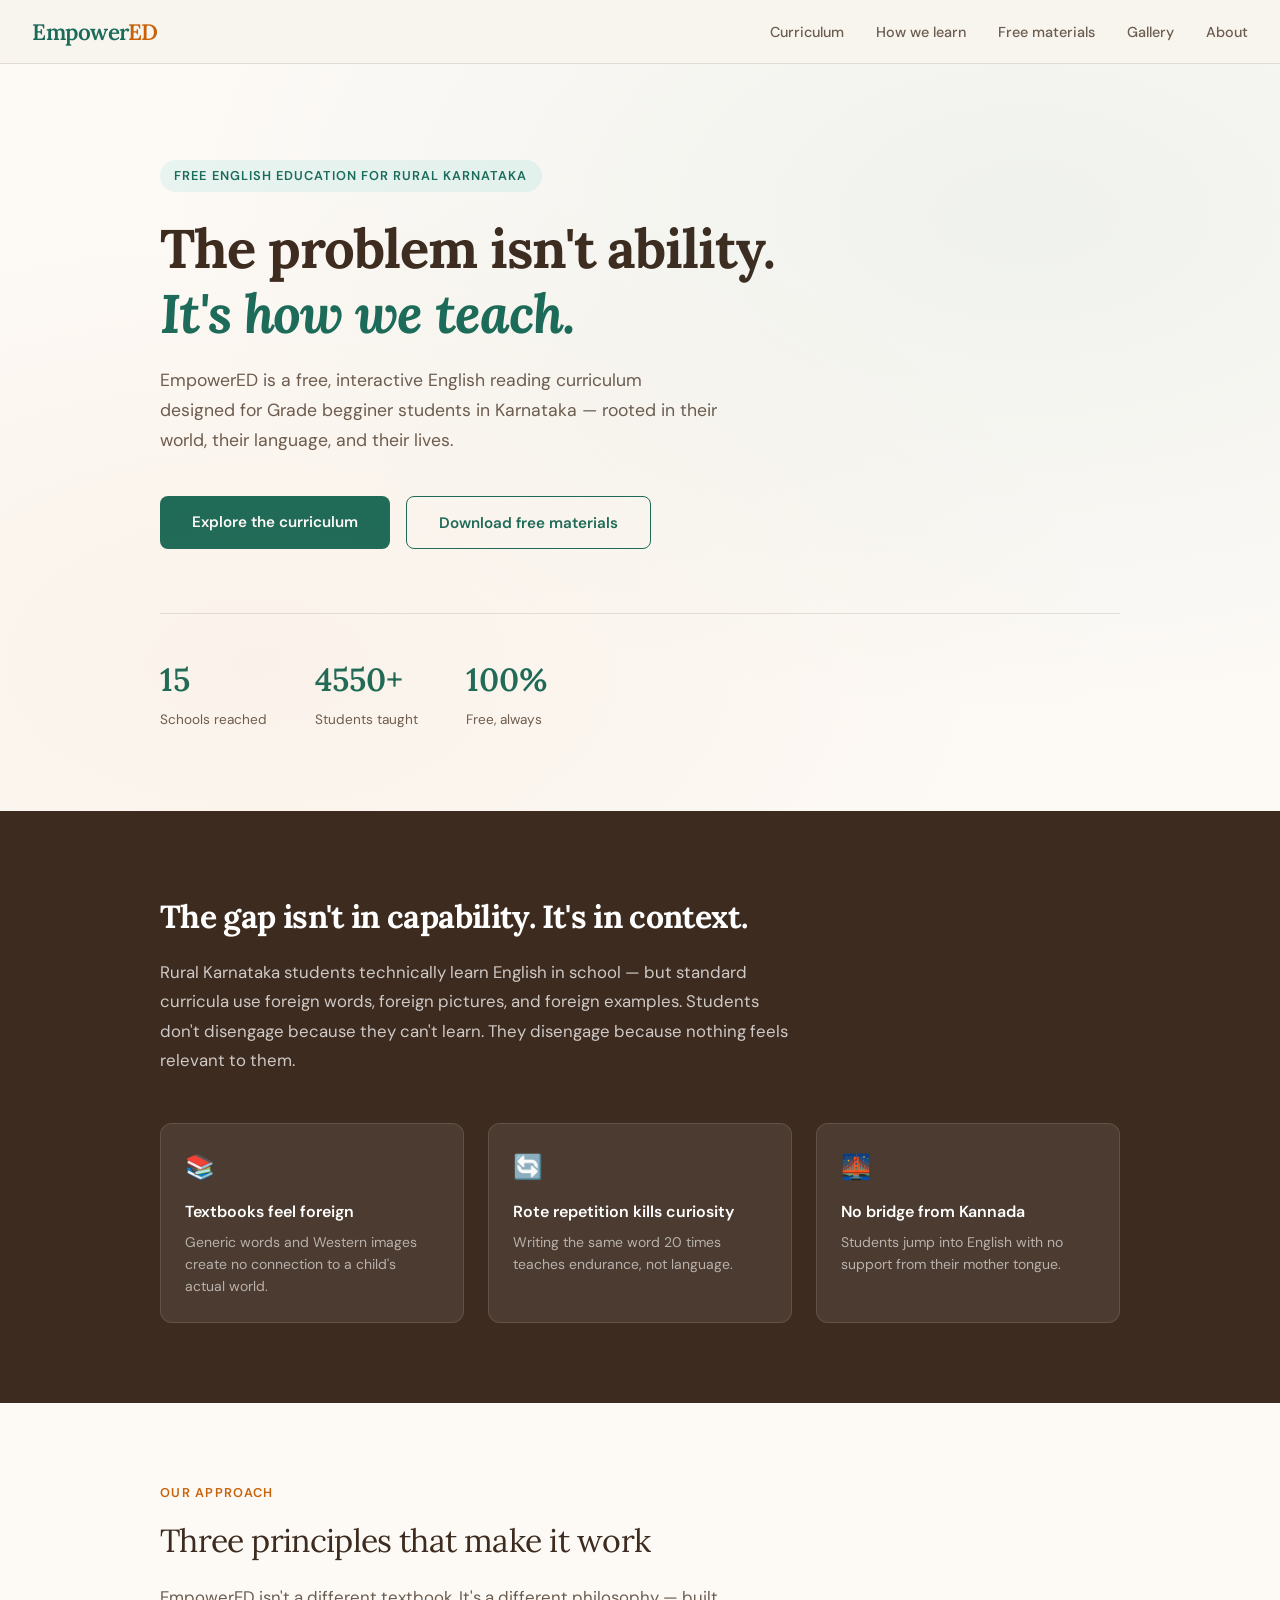
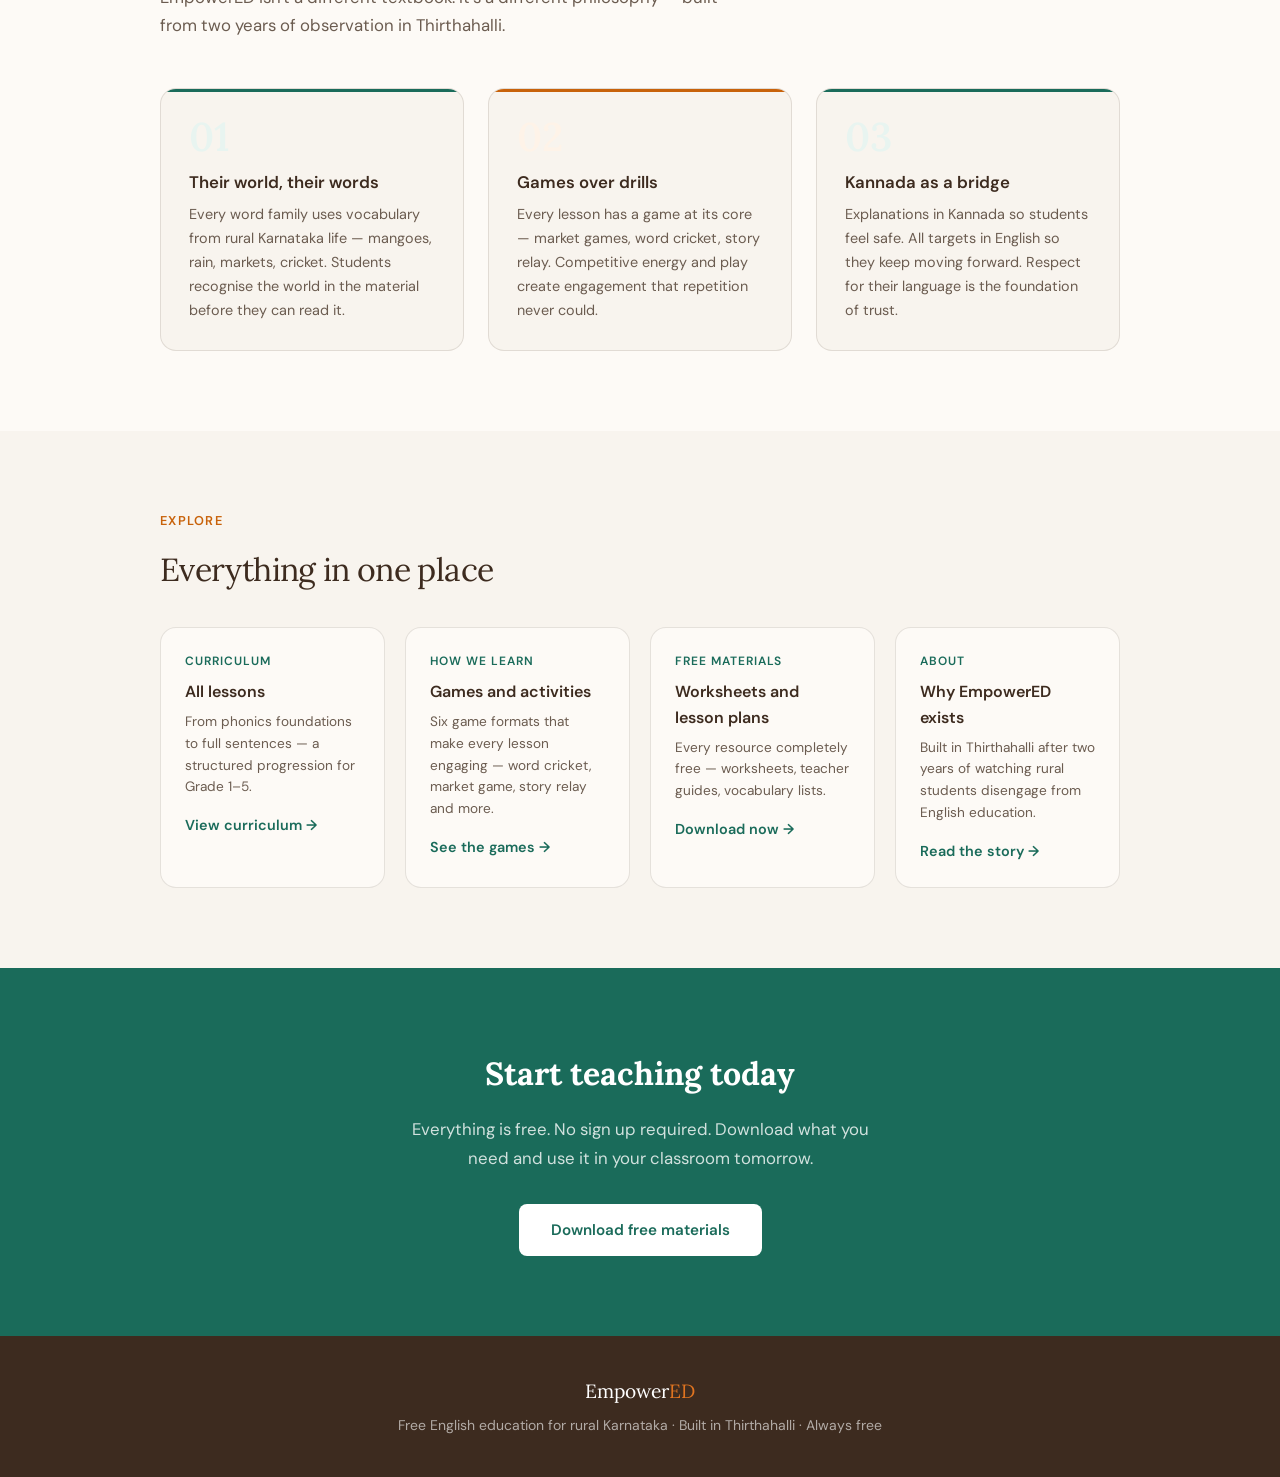
<file: index.html>
<!DOCTYPE html>
<html lang="en">
<head>
<meta charset="UTF-8">
<meta name="viewport" content="width=device-width, initial-scale=1.0">
<title>EmpowerED — Free English Education for Rural Karnataka</title>
<link href="https://fonts.googleapis.com/css2?family=Lora:ital,wght@0,400;0,600;1,400&family=DM+Sans:wght@400;500;600&display=swap" rel="stylesheet">
<link rel="stylesheet" href="style.css">
<style>
  .hero { background: var(--warm-white); padding: 6rem 2rem 5rem; position: relative; overflow: hidden; }
  .hero::before { content: ''; position: absolute; top: 0; left: 0; right: 0; bottom: 0; background: radial-gradient(ellipse at 80% 20%, rgba(26,107,90,0.06) 0%, transparent 60%), radial-gradient(ellipse at 20% 80%, rgba(200,98,10,0.05) 0%, transparent 60%); pointer-events: none; }
  .hero-tag { display: inline-block; background: var(--teal-light); color: var(--teal); font-size: 0.8rem; font-weight: 600; letter-spacing: 0.08em; text-transform: uppercase; padding: 0.35rem 0.9rem; border-radius: 2rem; margin-bottom: 1.5rem; }
  .hero h1 { font-family: var(--font-display); font-size: clamp(2.2rem, 5vw, 3.4rem); line-height: 1.2; color: var(--brown); margin-bottom: 1.25rem; max-width: 680px; letter-spacing: -0.02em; }
  .hero h1 em { color: var(--teal); font-style: italic; }
  .hero p { font-size: 1.1rem; color: var(--text-muted); max-width: 560px; margin-bottom: 2.5rem; line-height: 1.7; }
  .hero-btns { display: flex; gap: 1rem; flex-wrap: wrap; }
  .hero-stats { display: flex; gap: 3rem; margin-top: 4rem; padding-top: 2.5rem; border-top: 1px solid var(--border); flex-wrap: wrap; }
  .stat-num { font-family: var(--font-display); font-size: 2rem; font-weight: 600; color: var(--teal); }
  .stat-label { font-size: 0.85rem; color: var(--text-muted); margin-top: 0.2rem; }

  .problem { background: var(--brown); color: #fff; }
  .problem h2 { font-family: var(--font-display); font-size: 2rem; color: #fff; margin-bottom: 1rem; letter-spacing: -0.02em; }
  .problem p { color: rgba(255,255,255,0.75); font-size: 1.05rem; max-width: 640px; line-height: 1.75; }
  .problem-grid { display: grid; grid-template-columns: repeat(auto-fit, minmax(200px, 1fr)); gap: 1.5rem; margin-top: 3rem; }
  .problem-card { background: rgba(255,255,255,0.08); border: 1px solid rgba(255,255,255,0.12); border-radius: 0.75rem; padding: 1.5rem; }
  .problem-card .icon { font-size: 1.5rem; margin-bottom: 0.75rem; }
  .problem-card h3 { font-size: 1rem; font-weight: 600; color: #fff; margin-bottom: 0.4rem; }
  .problem-card p { font-size: 0.875rem; color: rgba(255,255,255,0.6); line-height: 1.6; }

  .approach { background: var(--warm-white); }
  .approach-grid { display: grid; grid-template-columns: repeat(auto-fit, minmax(260px, 1fr)); gap: 1.5rem; }
  .approach-card { background: var(--cream); border: 1px solid var(--border); border-radius: 1rem; padding: 1.75rem; position: relative; overflow: hidden; }
  .approach-card::before { content: ''; position: absolute; top: 0; left: 0; right: 0; height: 3px; background: var(--teal); }
  .approach-card.amber::before { background: var(--amber); }
  .approach-card h3 { font-size: 1.05rem; font-weight: 600; color: var(--brown); margin-bottom: 0.5rem; }
  .approach-card p { font-size: 0.9rem; color: var(--text-muted); line-height: 1.65; }
  .approach-num { font-family: var(--font-display); font-size: 2.5rem; font-weight: 600; color: var(--teal-light); margin-bottom: 0.75rem; line-height: 1; }
  .approach-card.amber .approach-num { color: var(--amber-light); }

  .preview { background: var(--cream); }
  .preview-grid { display: grid; grid-template-columns: repeat(auto-fit, minmax(220px, 1fr)); gap: 1.25rem; margin-top: 2rem; }
  .preview-card { background: var(--warm-white); border: 1px solid var(--border); border-radius: 1rem; padding: 1.5rem; text-decoration: none; transition: border-color 0.2s, box-shadow 0.2s; display: block; }
  .preview-card:hover { border-color: var(--teal); box-shadow: 0 2px 12px rgba(26,107,90,0.08); }
  .preview-card .card-label { font-size: 0.75rem; font-weight: 600; letter-spacing: 0.08em; text-transform: uppercase; color: var(--teal); margin-bottom: 0.5rem; }
  .preview-card h3 { font-size: 1rem; font-weight: 600; color: var(--brown); margin-bottom: 0.4rem; }
  .preview-card p { font-size: 0.85rem; color: var(--text-muted); line-height: 1.6; }
  .preview-card .arrow { font-size: 0.9rem; color: var(--teal); font-weight: 600; margin-top: 1rem; display: block; }

  .cta { background: var(--teal); text-align: center; }
  .cta h2 { font-family: var(--font-display); font-size: 2rem; color: #fff; margin-bottom: 1rem; }
  .cta p { color: rgba(255,255,255,0.8); font-size: 1.05rem; max-width: 480px; margin: 0 auto 2rem; line-height: 1.7; }
  .btn-white { background: #fff; color: var(--teal); padding: 0.85rem 2rem; border-radius: 0.5rem; font-size: 0.95rem; font-weight: 600; text-decoration: none; display: inline-block; transition: opacity 0.2s; }
  .btn-white:hover { opacity: 0.9; }
</style>
</head>
<body>

<nav>
  <a href="index.html" class="nav-logo">Empower<span>ED</span></a>
  <ul class="nav-links">
    <li><a href="curriculum.html">Curriculum</a></li>
    <li><a href="games.html">How we learn</a></li>
   <li><a href="materials.html">Free materials</a></li>
<li><a href="gallery.html">Gallery</a></li>
<li><a href="about.html">About</a></li>
  </ul>
</nav>

<!-- HERO -->
<section class="hero">
  <div class="container">
    <div class="hero-tag">Free English education for rural Karnataka</div>
    <h1>The problem isn't ability.<br><em>It's how we teach.</em></h1>
    <p>EmpowerED is a free, interactive English reading curriculum designed for Grade begginer students in  Karnataka — rooted in their world, their language, and their lives.</p>
    <div class="hero-btns">
      <a href="curriculum.html" class="btn-primary">Explore the curriculum</a>
      <a href="materials.html" class="btn-secondary">Download free materials</a>
    </div>
    <div class="hero-stats">
      <div><div class="stat-num">15</div><div class="stat-label">Schools reached</div></div>
      <div><div class="stat-num">4550+</div><div class="stat-label">Students taught</div></div>
      <div><div class="stat-num">100%</div><div class="stat-label">Free, always</div></div>
    
    </div>
  </div>
</section>

<!-- PROBLEM -->
<section class="problem">
  <div class="container">
    <h2>The gap isn't in capability. It's in context.</h2>
    <p>Rural Karnataka students technically learn English in school — but standard curricula use foreign words, foreign pictures, and foreign examples. Students don't disengage because they can't learn. They disengage because nothing feels relevant to them.</p>
    <div class="problem-grid">
      <div class="problem-card"><div class="icon">📚</div><h3>Textbooks feel foreign</h3><p>Generic words and Western images create no connection to a child's actual world.</p></div>
      <div class="problem-card"><div class="icon">🔄</div><h3>Rote repetition kills curiosity</h3><p>Writing the same word 20 times teaches endurance, not language.</p></div>
      <div class="problem-card"><div class="icon">🌉</div><h3>No bridge from Kannada</h3><p>Students jump into English with no support from their mother tongue.</p></div>
    </div>
  </div>
</section>

<!-- APPROACH -->
<section class="approach">
  <div class="container">
    <div class="section-label">Our approach</div>
    <div class="section-title">Three principles that make it work</div>
    <div class="section-sub">EmpowerED isn't a different textbook. It's a different philosophy — built from two years of observation in Thirthahalli.</div>
    <div class="approach-grid">
      <div class="approach-card"><div class="approach-num">01</div><h3>Their world, their words</h3><p>Every word family uses vocabulary from rural Karnataka life — mangoes, rain, markets, cricket. Students recognise the world in the material before they can read it.</p></div>
      <div class="approach-card amber"><div class="approach-num">02</div><h3>Games over drills</h3><p>Every lesson has a game at its core — market games, word cricket, story relay. Competitive energy and play create engagement that repetition never could.</p></div>
      <div class="approach-card"><div class="approach-num">03</div><h3>Kannada as a bridge</h3><p>Explanations in Kannada so students feel safe. All targets in English so they keep moving forward. Respect for their language is the foundation of trust.</p></div>
    </div>
  </div>
</section>

<!-- QUICK LINKS PREVIEW -->
<section class="preview">
  <div class="container">
    <div class="section-label">Explore</div>
    <div class="section-title">Everything in one place</div>
    <div class="preview-grid">
      <a href="curriculum.html" class="preview-card">
        <div class="card-label">Curriculum</div>
        <h3>All lessons</h3>
        <p>From phonics foundations to full sentences — a structured progression for Grade 1–5.</p>
        <span class="arrow">View curriculum →</span>
      </a>
      <a href="games.html" class="preview-card">
        <div class="card-label">How we learn</div>
        <h3>Games and activities</h3>
        <p>Six game formats that make every lesson engaging — word cricket, market game, story relay and more.</p>
        <span class="arrow">See the games →</span>
      </a>
      <a href="materials.html" class="preview-card">
        <div class="card-label">Free materials</div>
        <h3>Worksheets and lesson plans</h3>
        <p>Every resource completely free — worksheets, teacher guides, vocabulary lists.</p>
        <span class="arrow">Download now →</span>
      </a>
      <a href="about.html" class="preview-card">
        <div class="card-label">About</div>
        <h3>Why EmpowerED exists</h3>
        <p>Built in Thirthahalli after two years of watching rural students disengage from English education.</p>
        <span class="arrow">Read the story →</span>
      </a>
    </div>
  </div>
</section>

<!-- CTA -->
<section class="cta">
  <div class="container">
    <h2>Start teaching today</h2>
    <p>Everything is free. No sign up required. Download what you need and use it in your classroom tomorrow.</p>
    <a href="materials.html" class="btn-white">Download free materials</a>
  </div>
</section>

<footer>
  <div class="footer-logo">Empower<span>ED</span></div>
  <p>Free English education for rural Karnataka · Built in Thirthahalli · Always free</p>
</footer>

</body>
</html>
</file>
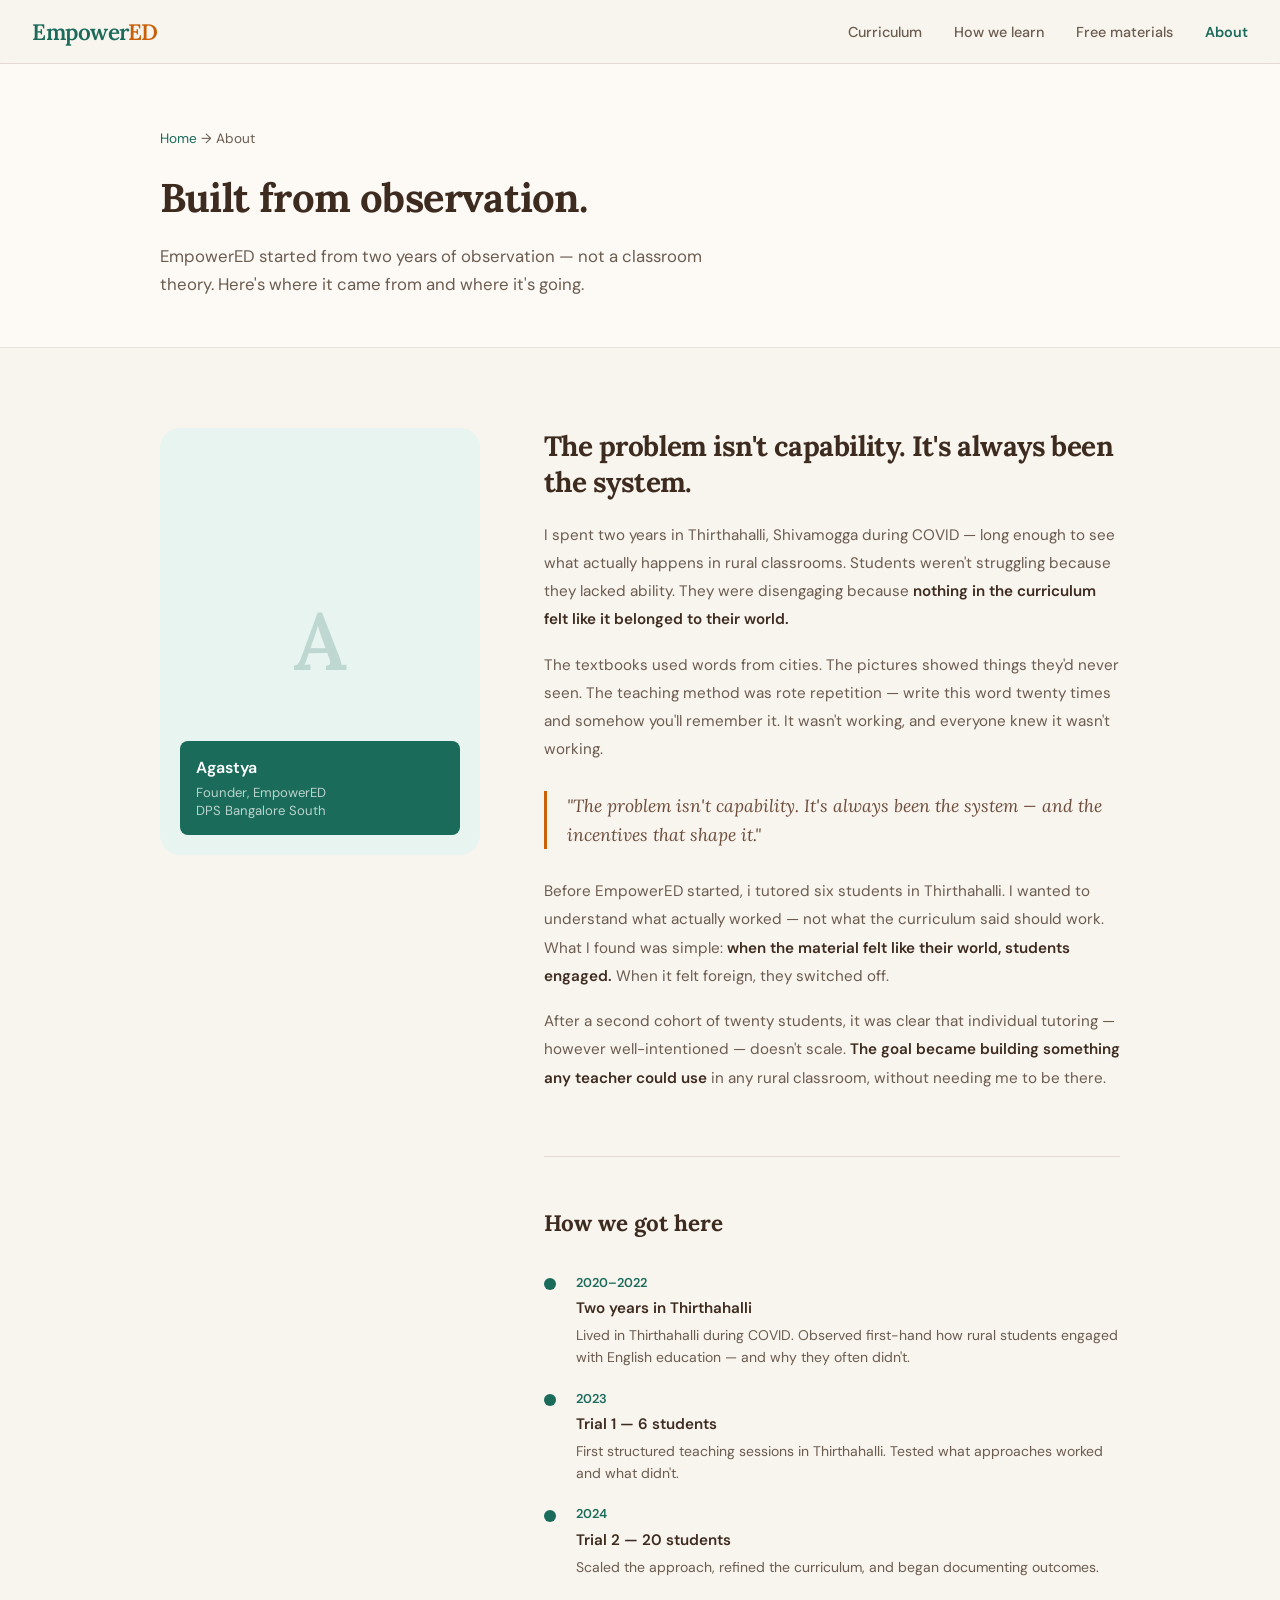
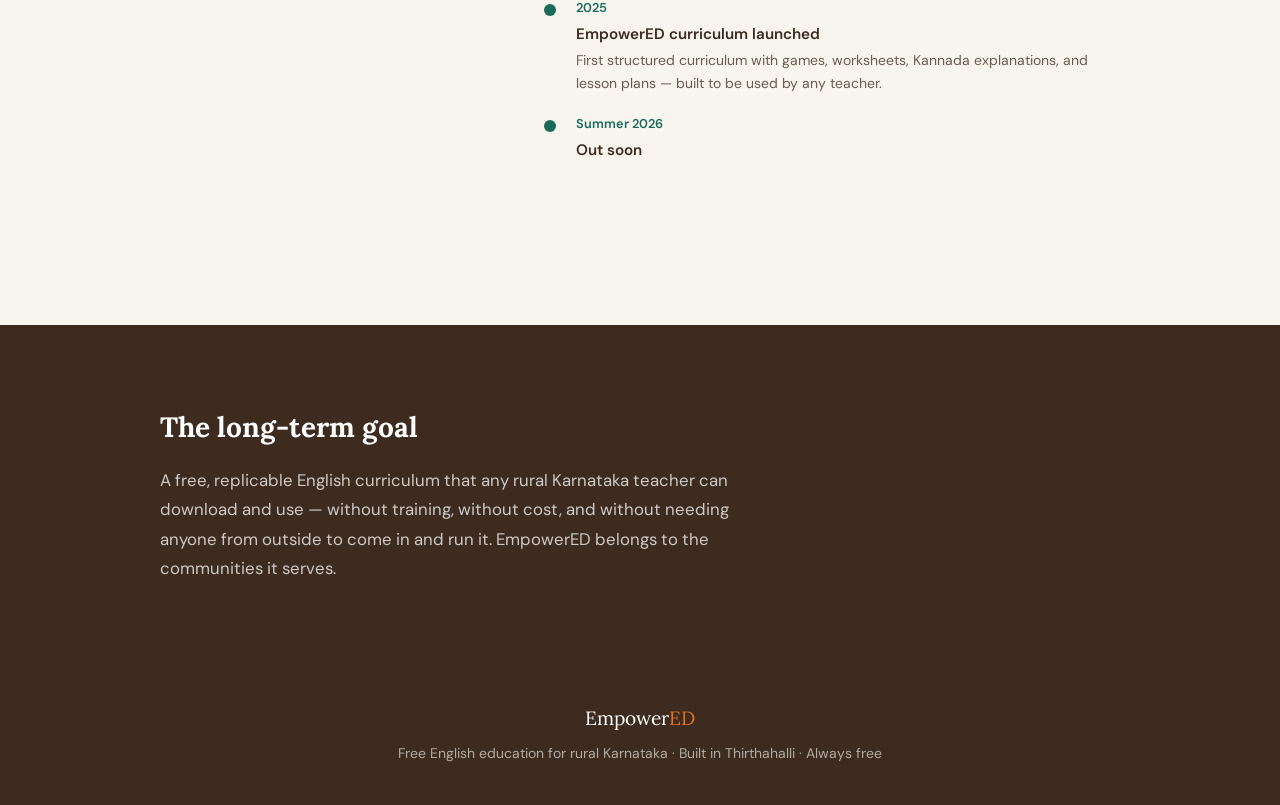
<file: about.html>
<!DOCTYPE html>
<html lang="en">
<head>
<meta charset="UTF-8">
<meta name="viewport" content="width=device-width, initial-scale=1.0">
<title>About — EmpowerED</title>
<link href="https://fonts.googleapis.com/css2?family=Lora:ital,wght@0,400;0,600;1,400&family=DM+Sans:wght@400;500;600&display=swap" rel="stylesheet">
<link rel="stylesheet" href="style.css">
<style>
  .page-hero { background: var(--warm-white); padding: 4rem 2rem 3rem; border-bottom: 1px solid var(--border); }
  .breadcrumb { font-size: 0.85rem; color: var(--text-muted); margin-bottom: 1rem; }
  .breadcrumb a { color: var(--teal); text-decoration: none; }
  .page-hero h1 { font-family: var(--font-display); font-size: 2.5rem; color: var(--brown); letter-spacing: -0.02em; margin-bottom: 0.75rem; }
  .page-hero p { font-size: 1.05rem; color: var(--text-muted); max-width: 560px; line-height: 1.7; }

  .about-section { background: var(--cream); }
  .about-grid { display: grid; grid-template-columns: 1fr 1.8fr; gap: 4rem; align-items: start; }
  @media (max-width: 680px) { .about-grid { grid-template-columns: 1fr; gap: 2rem; } }

  .about-img { background: var(--teal-light); border-radius: 1.25rem; aspect-ratio: 3/4; display: flex; align-items: center; justify-content: center; position: relative; overflow: hidden; }
  .about-initials { font-family: var(--font-display); font-size: 5rem; font-weight: 600; color: var(--teal); opacity: 0.2; }
  .about-tag { position: absolute; bottom: 1.25rem; left: 1.25rem; right: 1.25rem; background: var(--teal); color: #fff; border-radius: 0.5rem; padding: 0.875rem 1rem; }
  .about-tag .name { font-weight: 600; color: #fff; font-size: 1rem; margin-bottom: 0.2rem; }
  .about-tag .role { color: rgba(255,255,255,0.7); font-size: 0.82rem; line-height: 1.4; }

  .about-content h2 { font-family: var(--font-display); font-size: 1.75rem; color: var(--brown); margin-bottom: 1.25rem; letter-spacing: -0.02em; line-height: 1.3; }
  .about-content p { font-size: 0.95rem; color: var(--text-muted); line-height: 1.85; margin-bottom: 1.1rem; }
  .about-content p strong { color: var(--brown); font-weight: 600; }
  .about-quote { border-left: 3px solid var(--amber); padding-left: 1.25rem; margin: 1.75rem 0; font-family: var(--font-display); font-style: italic; font-size: 1.1rem; color: var(--brown-mid); line-height: 1.65; }

  .timeline { margin-top: 4rem; padding-top: 3rem; border-top: 1px solid var(--border); }
  .timeline h3 { font-family: var(--font-display); font-size: 1.4rem; color: var(--brown); margin-bottom: 2rem; }
  .timeline-list { display: flex; flex-direction: column; gap: 1.25rem; }
  .timeline-item { display: flex; gap: 1.25rem; align-items: flex-start; }
  .timeline-dot { width: 12px; height: 12px; border-radius: 50%; background: var(--teal); flex-shrink: 0; margin-top: 0.35rem; }
  .timeline-content { flex: 1; }
  .timeline-year { font-size: 0.8rem; font-weight: 600; color: var(--teal); margin-bottom: 0.2rem; }
  .timeline-title { font-size: 0.95rem; font-weight: 600; color: var(--brown); margin-bottom: 0.2rem; }
  .timeline-desc { font-size: 0.875rem; color: var(--text-muted); line-height: 1.6; }

  .mission { background: var(--brown); margin-top: 5rem; }
  /* Note: mission section uses section padding from shared CSS */
  .mission h2 { font-family: var(--font-display); font-size: 1.75rem; color: #fff; margin-bottom: 1rem; }
  .mission p { color: rgba(255,255,255,0.75); font-size: 1.05rem; line-height: 1.75; max-width: 600px; }
</style>
</head>
<body>

<nav>
  <a href="index.html" class="nav-logo">Empower<span>ED</span></a>
  <ul class="nav-links">
    <li><a href="curriculum.html">Curriculum</a></li>
    <li><a href="games.html">How we learn</a></li>
    <li><a href="materials.html">Free materials</a></li>
    <li><a href="about.html" class="active">About</a></li>
  </ul>
</nav>

<section class="page-hero">
  <div class="container">
    <div class="breadcrumb"><a href="index.html">Home</a> → About</div>
    <h1>Built from observation.</h1>
    <p>EmpowerED started from two years of observation — not a classroom theory. Here's where it came from and where it's going.</p>
  </div>
</section>

<section class="about-section">
  <div class="container">
    <div class="about-grid">

      <div>
        <div class="about-img">
          <div class="about-initials">A</div>
          <div class="about-tag">
            <!-- UPDATE NAME AND ROLE -->
            <div class="name">Agastya</div>
            <div class="role">Founder, EmpowerED<br>DPS Bangalore South</div>
          </div>
        </div>
      </div>

      <div class="about-content">
        <h2>The problem isn't capability. It's always been the system.</h2>

        <!-- UPDATE YOUR STORY HERE -->
        <p>I spent two years in Thirthahalli, Shivamogga during COVID — long enough to see what actually happens in rural classrooms. Students weren't struggling because they lacked ability. They were disengaging because <strong>nothing in the curriculum felt like it belonged to their world.</strong></p>

        <p>The textbooks used words from cities. The pictures showed things they'd never seen. The teaching method was rote repetition — write this word twenty times and somehow you'll remember it. It wasn't working, and everyone knew it wasn't working.</p>

        <div class="about-quote">"The problem isn't capability. It's always been the system — and the incentives that shape it."</div>

        <p> Before EmpowerED started, i tutored six students in Thirthahalli. I wanted to understand what actually worked — not what the curriculum said should work. What I found was simple: <strong>when the material felt like their world, students engaged.</strong> When it felt foreign, they switched off.</p>

        <p>After a second cohort of twenty students, it was clear that individual tutoring — however well-intentioned — doesn't scale. <strong>The goal became building something any teacher could use</strong> in any rural classroom, without needing me to be there.</p>

        
        <!-- TIMELINE -->
        <div class="timeline">
          <h3>How we got here</h3>
          <div class="timeline-list">
            <div class="timeline-item">
              <div class="timeline-dot"></div>
              <div class="timeline-content">
                <div class="timeline-year">2020–2022</div>
                <div class="timeline-title">Two years in Thirthahalli</div>
                <div class="timeline-desc">Lived in Thirthahalli during COVID. Observed first-hand how rural students engaged with English education — and why they often didn't.</div>
              </div>
            </div>
            <div class="timeline-item">
              <div class="timeline-dot"></div>
              <div class="timeline-content">
                <div class="timeline-year">2023</div>
                <div class="timeline-title">Trial 1 — 6 students</div>
                <div class="timeline-desc">First structured teaching sessions in Thirthahalli. Tested what approaches worked and what didn't.</div>
              </div>
            </div>
            <div class="timeline-item">
              <div class="timeline-dot"></div>
              <div class="timeline-content">
                <div class="timeline-year">2024</div>
                <div class="timeline-title">Trial 2 — 20 students</div>
                <div class="timeline-desc">Scaled the approach, refined the curriculum, and began documenting outcomes.</div>
              </div>
            </div>
            <div class="timeline-item">
              <div class="timeline-dot"></div>
              <div class="timeline-content">
                <div class="timeline-year">2025</div>
                <div class="timeline-title">EmpowerED curriculum launched</div>
                <div class="timeline-desc">First structured curriculum with games, worksheets, Kannada explanations, and lesson plans — built to be used by any teacher.</div>
              </div>
            </div>
            <div class="timeline-item">
              <div class="timeline-dot"></div>
              <div class="timeline-content">
                <div class="timeline-year">Summer 2026</div>
                <div class="timeline-title">Out soon</div>
                
              </div>
            </div>
          </div>
        </div>

      </div>
    </div>
  </div>
</section>

<section class="mission">
  <div class="container">
    <h2>The long-term goal</h2>
    <p>A free, replicable English curriculum that any rural Karnataka teacher can download and use — without training, without cost, and without needing anyone from outside to come in and run it. EmpowerED belongs to the communities it serves.</p>
  </div>
</section>

<footer>
  <div class="footer-logo">Empower<span>ED</span></div>
  <p>Free English education for rural Karnataka · Built in Thirthahalli · Always free</p>
</footer>

</body>
</html>
</file>
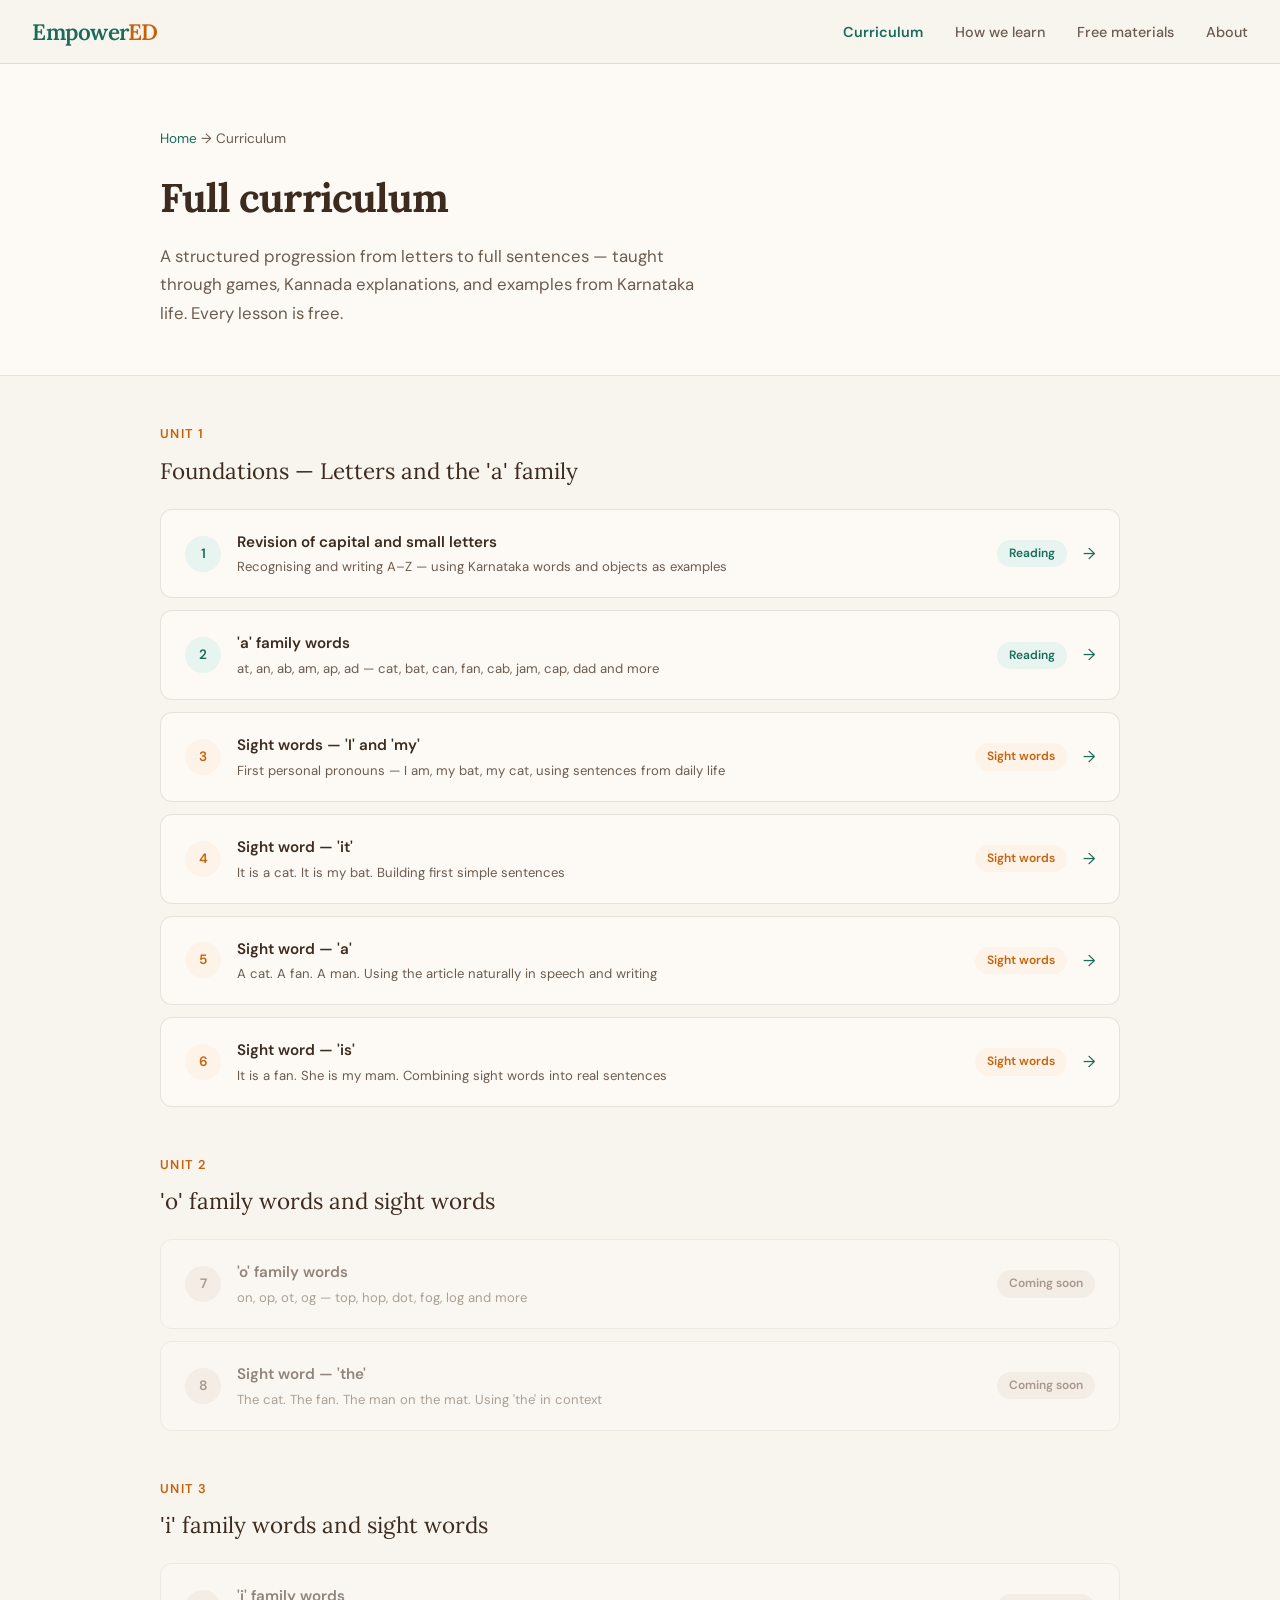
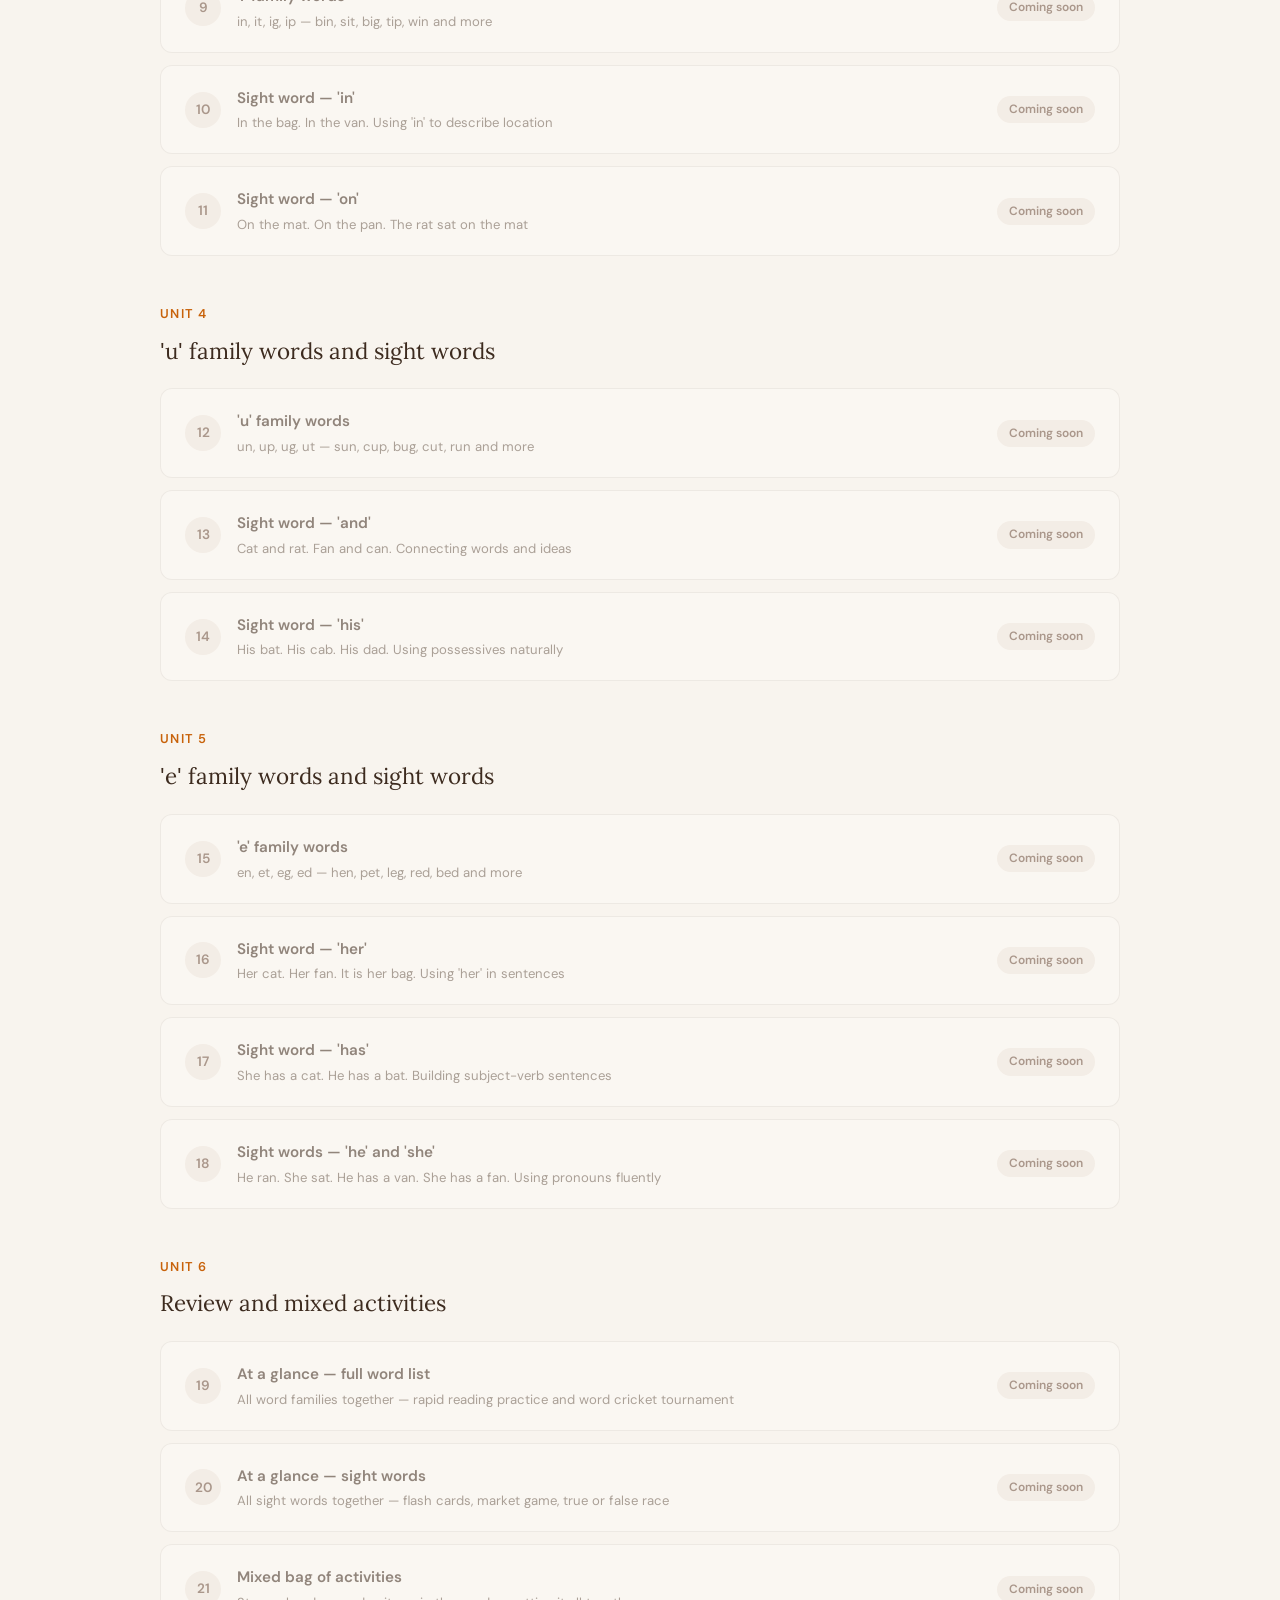
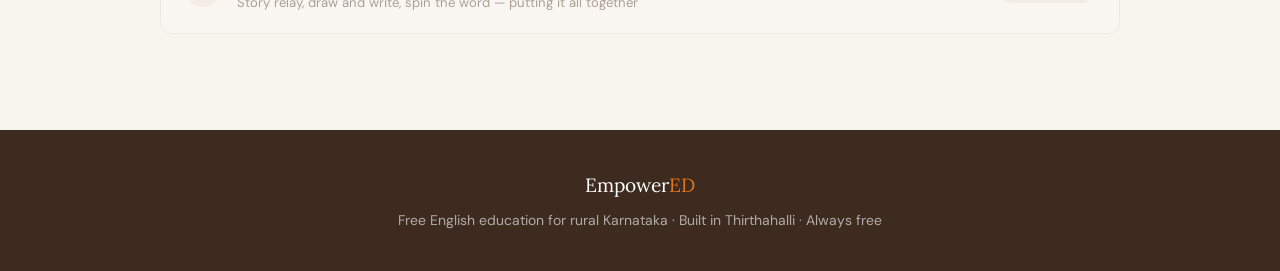
<file: curriculum (2).html>
<!DOCTYPE html>
<html lang="en">
<head>
<meta charset="UTF-8">
<meta name="viewport" content="width=device-width, initial-scale=1.0">
<title>Curriculum — EmpowerED</title>
<link href="https://fonts.googleapis.com/css2?family=Lora:ital,wght@0,400;0,600;1,400&family=DM+Sans:wght@400;500;600&display=swap" rel="stylesheet">
<link rel="stylesheet" href="style.css">
<style>
  .page-hero { background: var(--warm-white); padding: 4rem 2rem 3rem; border-bottom: 1px solid var(--border); }
  .page-hero .breadcrumb { font-size: 0.85rem; color: var(--text-muted); margin-bottom: 1rem; }
  .page-hero .breadcrumb a { color: var(--teal); text-decoration: none; }
  .page-hero h1 { font-family: var(--font-display); font-size: 2.5rem; color: var(--brown); letter-spacing: -0.02em; margin-bottom: 0.75rem; }
  .page-hero p { font-size: 1.05rem; color: var(--text-muted); max-width: 560px; line-height: 1.7; }

  .curriculum-section { background: var(--cream); padding: 3rem 2rem; }
  .unit-block { margin-bottom: 3rem; }
  .unit-label { font-size: 0.8rem; font-weight: 600; letter-spacing: 0.1em; text-transform: uppercase; color: var(--amber); margin-bottom: 0.5rem; }
  .unit-title { font-family: var(--font-display); font-size: 1.4rem; color: var(--brown); margin-bottom: 1.25rem; }
  .lessons-list { display: flex; flex-direction: column; gap: 0.75rem; }

  .lesson-row {
    display: flex; align-items: center; gap: 1rem;
    background: var(--warm-white);
    border: 1px solid var(--border);
    border-radius: 0.75rem;
    padding: 1.25rem 1.5rem;
    text-decoration: none;
    transition: border-color 0.2s, box-shadow 0.2s;
  }
  .lesson-row:hover { border-color: var(--teal); box-shadow: 0 2px 12px rgba(26,107,90,0.08); }
  .lesson-row.coming { opacity: 0.55; pointer-events: none; }

  .lesson-num {
    width: 36px; height: 36px; border-radius: 50%;
    background: var(--teal-light); color: var(--teal);
    font-size: 0.85rem; font-weight: 600;
    display: flex; align-items: center; justify-content: center;
    flex-shrink: 0;
  }
  .lesson-num.amber { background: var(--amber-light); color: var(--amber); }
  .lesson-num.gray { background: var(--brown-light); color: var(--brown-mid); }

  .lesson-info { flex: 1; }
  .lesson-title { font-weight: 600; font-size: 0.95rem; color: var(--brown); }
  .lesson-sub { font-size: 0.82rem; color: var(--text-muted); margin-top: 0.15rem; }

  .lesson-badge {
    font-size: 0.75rem; font-weight: 600;
    padding: 0.25rem 0.75rem; border-radius: 2rem;
    background: var(--teal-light); color: var(--teal);
    flex-shrink: 0;
  }
  .lesson-badge.amber { background: var(--amber-light); color: var(--amber); }
  .lesson-badge.gray { background: var(--brown-light); color: var(--brown-mid); }
  .lesson-arrow { color: var(--teal); font-size: 1rem; flex-shrink: 0; }
</style>
</head>
<body>

<nav>
  <a href="index.html" class="nav-logo">Empower<span>ED</span></a>
  <ul class="nav-links">
    <li><a href="curriculum.html" class="active">Curriculum</a></li>
    <li><a href="games.html">How we learn</a></li>
    <li><a href="materials.html">Free materials</a></li>
    <li><a href="about.html">About</a></li>
  </ul>
</nav>

<section class="page-hero">
  <div class="container">
    <div class="breadcrumb"><a href="index.html">Home</a> → Curriculum</div>
    <h1>Full curriculum</h1>
    <p>A structured progression from letters to full sentences — taught through games, Kannada explanations, and examples from Karnataka life. Every lesson is free.</p>
  </div>
</section>

<section class="curriculum-section">
  <div class="container">

    <!-- UNIT 1 — Foundations -->
    <div class="unit-block">
      <div class="unit-label">Unit 1</div>
      <div class="unit-title">Foundations — Letters and the 'a' family</div>
      <div class="lessons-list">

        <a href="lesson.html?id=1" class="lesson-row">
          <div class="lesson-num">1</div>
          <div class="lesson-info">
            <div class="lesson-title">Revision of capital and small letters</div>
            <div class="lesson-sub">Recognising and writing A–Z — using Karnataka words and objects as examples</div>
          </div>
          <div class="lesson-badge">Reading</div>
          <div class="lesson-arrow">→</div>
        </a>

        <a href="lesson.html?id=2" class="lesson-row">
          <div class="lesson-num">2</div>
          <div class="lesson-info">
            <div class="lesson-title">'a' family words</div>
            <div class="lesson-sub">at, an, ab, am, ap, ad — cat, bat, can, fan, cab, jam, cap, dad and more</div>
          </div>
          <div class="lesson-badge">Reading</div>
          <div class="lesson-arrow">→</div>
        </a>

        <a href="lesson.html?id=3" class="lesson-row">
          <div class="lesson-num amber">3</div>
          <div class="lesson-info">
            <div class="lesson-title">Sight words — 'I' and 'my'</div>
            <div class="lesson-sub">First personal pronouns — I am, my bat, my cat, using sentences from daily life</div>
          </div>
          <div class="lesson-badge amber">Sight words</div>
          <div class="lesson-arrow">→</div>
        </a>

        <a href="lesson.html?id=4" class="lesson-row">
          <div class="lesson-num amber">4</div>
          <div class="lesson-info">
            <div class="lesson-title">Sight word — 'it'</div>
            <div class="lesson-sub">It is a cat. It is my bat. Building first simple sentences</div>
          </div>
          <div class="lesson-badge amber">Sight words</div>
          <div class="lesson-arrow">→</div>
        </a>

        <a href="lesson.html?id=5" class="lesson-row">
          <div class="lesson-num amber">5</div>
          <div class="lesson-info">
            <div class="lesson-title">Sight word — 'a'</div>
            <div class="lesson-sub">A cat. A fan. A man. Using the article naturally in speech and writing</div>
          </div>
          <div class="lesson-badge amber">Sight words</div>
          <div class="lesson-arrow">→</div>
        </a>

        <a href="lesson.html?id=6" class="lesson-row">
          <div class="lesson-num amber">6</div>
          <div class="lesson-info">
            <div class="lesson-title">Sight word — 'is'</div>
            <div class="lesson-sub">It is a fan. She is my mam. Combining sight words into real sentences</div>
          </div>
          <div class="lesson-badge amber">Sight words</div>
          <div class="lesson-arrow">→</div>
        </a>

      </div>
    </div>

    <!-- UNIT 2 — 'o' family -->
    <div class="unit-block">
      <div class="unit-label">Unit 2</div>
      <div class="unit-title">'o' family words and sight words</div>
      <div class="lessons-list">

        <a href="lesson.html?id=7" class="lesson-row coming">
          <div class="lesson-num gray">7</div>
          <div class="lesson-info">
            <div class="lesson-title">'o' family words</div>
            <div class="lesson-sub">on, op, ot, og — top, hop, dot, fog, log and more</div>
          </div>
          <div class="lesson-badge gray">Coming soon</div>
        </a>

        <a href="lesson.html?id=8" class="lesson-row coming">
          <div class="lesson-num gray">8</div>
          <div class="lesson-info">
            <div class="lesson-title">Sight word — 'the'</div>
            <div class="lesson-sub">The cat. The fan. The man on the mat. Using 'the' in context</div>
          </div>
          <div class="lesson-badge gray">Coming soon</div>
        </a>

      </div>
    </div>

    <!-- UNIT 3 — 'i' family -->
    <div class="unit-block">
      <div class="unit-label">Unit 3</div>
      <div class="unit-title">'i' family words and sight words</div>
      <div class="lessons-list">

        <a href="lesson.html?id=9" class="lesson-row coming">
          <div class="lesson-num gray">9</div>
          <div class="lesson-info">
            <div class="lesson-title">'i' family words</div>
            <div class="lesson-sub">in, it, ig, ip — bin, sit, big, tip, win and more</div>
          </div>
          <div class="lesson-badge gray">Coming soon</div>
        </a>

        <a href="lesson.html?id=10" class="lesson-row coming">
          <div class="lesson-num gray">10</div>
          <div class="lesson-info">
            <div class="lesson-title">Sight word — 'in'</div>
            <div class="lesson-sub">In the bag. In the van. Using 'in' to describe location</div>
          </div>
          <div class="lesson-badge gray">Coming soon</div>
        </a>

        <a href="lesson.html?id=11" class="lesson-row coming">
          <div class="lesson-num gray">11</div>
          <div class="lesson-info">
            <div class="lesson-title">Sight word — 'on'</div>
            <div class="lesson-sub">On the mat. On the pan. The rat sat on the mat</div>
          </div>
          <div class="lesson-badge gray">Coming soon</div>
        </a>

      </div>
    </div>

    <!-- UNIT 4 — 'u' family -->
    <div class="unit-block">
      <div class="unit-label">Unit 4</div>
      <div class="unit-title">'u' family words and sight words</div>
      <div class="lessons-list">

        <a href="lesson.html?id=12" class="lesson-row coming">
          <div class="lesson-num gray">12</div>
          <div class="lesson-info">
            <div class="lesson-title">'u' family words</div>
            <div class="lesson-sub">un, up, ug, ut — sun, cup, bug, cut, run and more</div>
          </div>
          <div class="lesson-badge gray">Coming soon</div>
        </a>

        <a href="lesson.html?id=13" class="lesson-row coming">
          <div class="lesson-num gray">13</div>
          <div class="lesson-info">
            <div class="lesson-title">Sight word — 'and'</div>
            <div class="lesson-sub">Cat and rat. Fan and can. Connecting words and ideas</div>
          </div>
          <div class="lesson-badge gray">Coming soon</div>
        </a>

        <a href="lesson.html?id=14" class="lesson-row coming">
          <div class="lesson-num gray">14</div>
          <div class="lesson-info">
            <div class="lesson-title">Sight word — 'his'</div>
            <div class="lesson-sub">His bat. His cab. His dad. Using possessives naturally</div>
          </div>
          <div class="lesson-badge gray">Coming soon</div>
        </a>

      </div>
    </div>

    <!-- UNIT 5 — 'e' family -->
    <div class="unit-block">
      <div class="unit-label">Unit 5</div>
      <div class="unit-title">'e' family words and sight words</div>
      <div class="lessons-list">

        <a href="lesson.html?id=15" class="lesson-row coming">
          <div class="lesson-num gray">15</div>
          <div class="lesson-info">
            <div class="lesson-title">'e' family words</div>
            <div class="lesson-sub">en, et, eg, ed — hen, pet, leg, red, bed and more</div>
          </div>
          <div class="lesson-badge gray">Coming soon</div>
        </a>

        <a href="lesson.html?id=16" class="lesson-row coming">
          <div class="lesson-num gray">16</div>
          <div class="lesson-info">
            <div class="lesson-title">Sight word — 'her'</div>
            <div class="lesson-sub">Her cat. Her fan. It is her bag. Using 'her' in sentences</div>
          </div>
          <div class="lesson-badge gray">Coming soon</div>
        </a>

        <a href="lesson.html?id=17" class="lesson-row coming">
          <div class="lesson-num gray">17</div>
          <div class="lesson-info">
            <div class="lesson-title">Sight word — 'has'</div>
            <div class="lesson-sub">She has a cat. He has a bat. Building subject-verb sentences</div>
          </div>
          <div class="lesson-badge gray">Coming soon</div>
        </a>

        <a href="lesson.html?id=18" class="lesson-row coming">
          <div class="lesson-num gray">18</div>
          <div class="lesson-info">
            <div class="lesson-title">Sight words — 'he' and 'she'</div>
            <div class="lesson-sub">He ran. She sat. He has a van. She has a fan. Using pronouns fluently</div>
          </div>
          <div class="lesson-badge gray">Coming soon</div>
        </a>

      </div>
    </div>

    <!-- UNIT 6 — Review -->
    <div class="unit-block">
      <div class="unit-label">Unit 6</div>
      <div class="unit-title">Review and mixed activities</div>
      <div class="lessons-list">

        <a href="lesson.html?id=19" class="lesson-row coming">
          <div class="lesson-num gray">19</div>
          <div class="lesson-info">
            <div class="lesson-title">At a glance — full word list</div>
            <div class="lesson-sub">All word families together — rapid reading practice and word cricket tournament</div>
          </div>
          <div class="lesson-badge gray">Coming soon</div>
        </a>

        <a href="lesson.html?id=20" class="lesson-row coming">
          <div class="lesson-num gray">20</div>
          <div class="lesson-info">
            <div class="lesson-title">At a glance — sight words</div>
            <div class="lesson-sub">All sight words together — flash cards, market game, true or false race</div>
          </div>
          <div class="lesson-badge gray">Coming soon</div>
        </a>

        <a href="lesson.html?id=21" class="lesson-row coming">
          <div class="lesson-num gray">21</div>
          <div class="lesson-info">
            <div class="lesson-title">Mixed bag of activities</div>
            <div class="lesson-sub">Story relay, draw and write, spin the word — putting it all together</div>
          </div>
          <div class="lesson-badge gray">Coming soon</div>
        </a>

      </div>
    </div>

  </div>
</section>

<footer>
  <div class="footer-logo">Empower<span>ED</span></div>
  <p>Free English education for rural Karnataka · Built in Thirthahalli · Always free</p>
</footer>

</body>
</html>
</file>
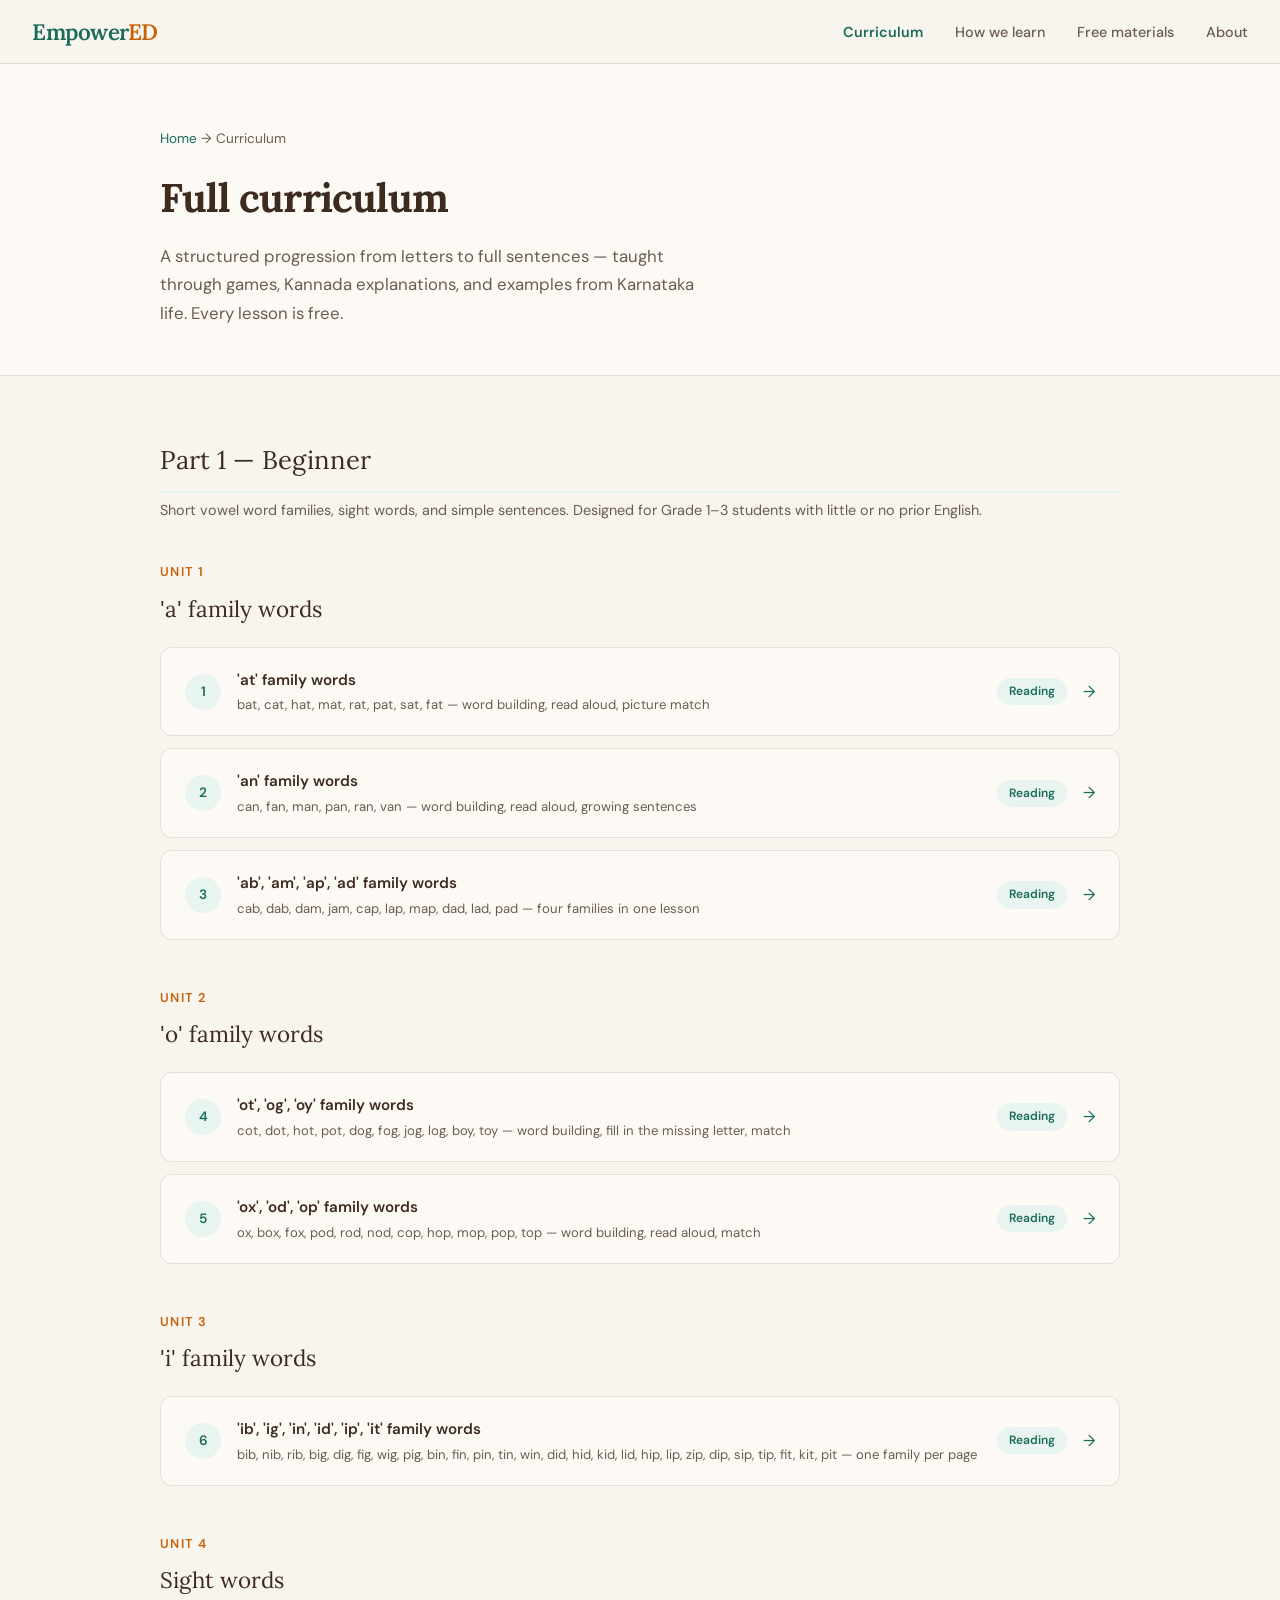
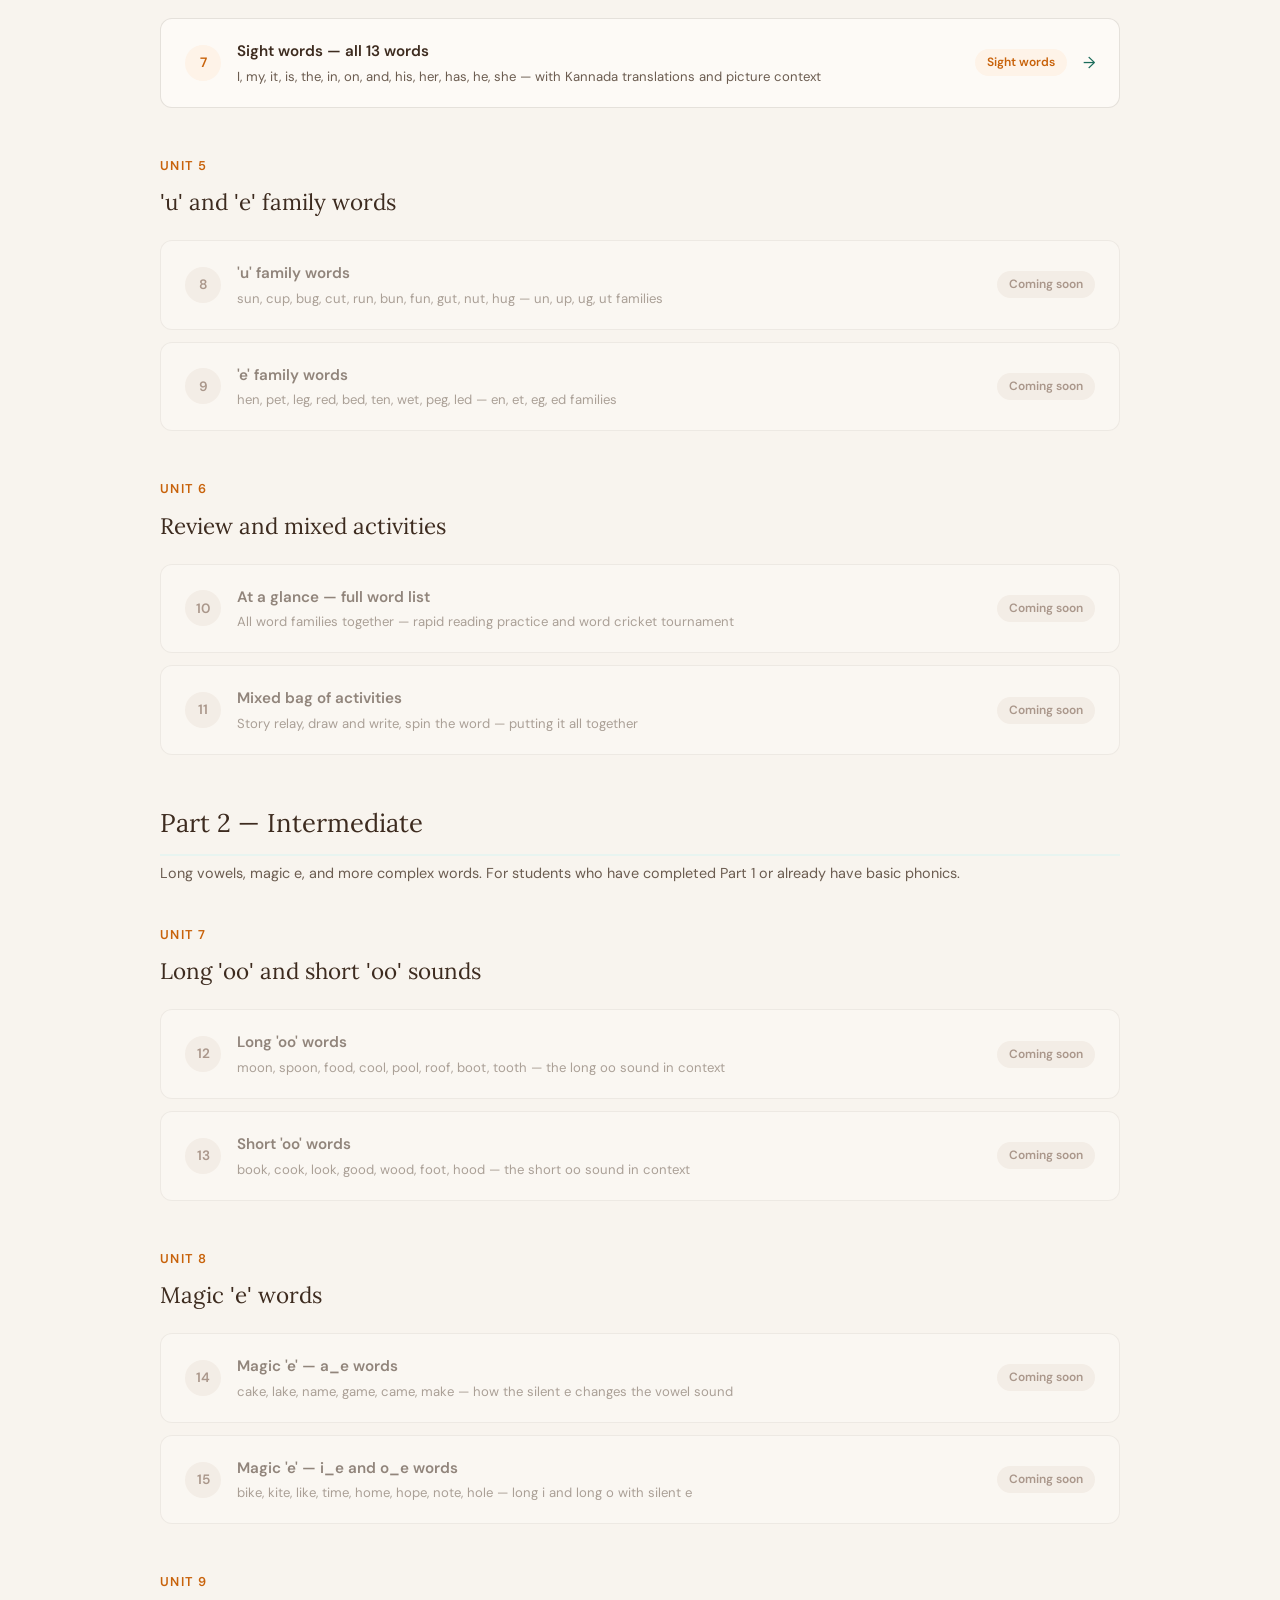
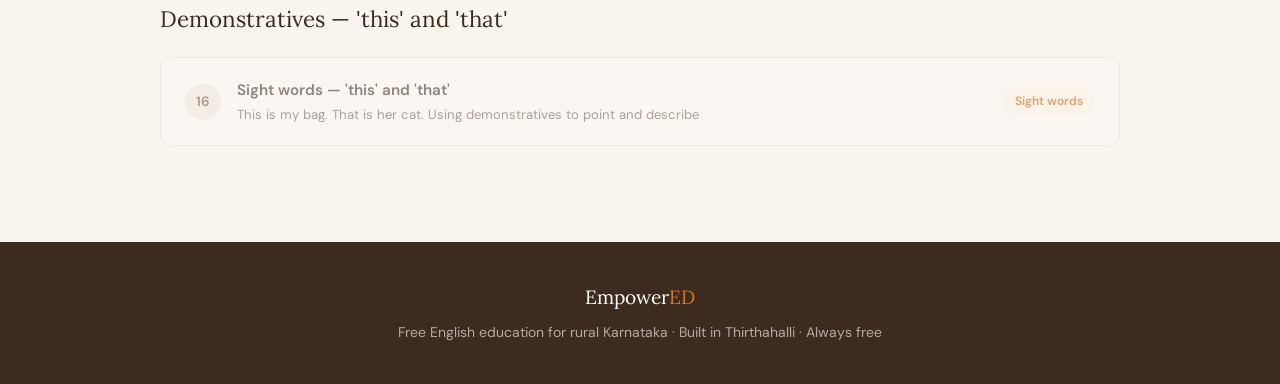
<file: curriculum (3).html>
<!DOCTYPE html>
<html lang="en">
<head>
<meta charset="UTF-8">
<meta name="viewport" content="width=device-width, initial-scale=1.0">
<title>Curriculum — EmpowerED</title>
<link href="https://fonts.googleapis.com/css2?family=Lora:ital,wght@0,400;0,600;1,400&family=DM+Sans:wght@400;500;600&display=swap" rel="stylesheet">
<link rel="stylesheet" href="style.css">
<style>
  .page-hero { background: var(--warm-white); padding: 4rem 2rem 3rem; border-bottom: 1px solid var(--border); }
  .page-hero .breadcrumb { font-size: 0.85rem; color: var(--text-muted); margin-bottom: 1rem; }
  .page-hero .breadcrumb a { color: var(--teal); text-decoration: none; }
  .page-hero h1 { font-family: var(--font-display); font-size: 2.5rem; color: var(--brown); letter-spacing: -0.02em; margin-bottom: 0.75rem; }
  .page-hero p { font-size: 1.05rem; color: var(--text-muted); max-width: 560px; line-height: 1.7; }

  .curriculum-section { background: var(--cream); padding: 3rem 2rem; }

  .part-heading {
    font-family: var(--font-display);
    font-size: 1.6rem;
    color: var(--brown);
    margin-bottom: 0.4rem;
    margin-top: 1rem;
    padding-bottom: 0.6rem;
    border-bottom: 2px solid var(--teal-light);
  }
  .part-sub {
    font-size: 0.9rem;
    color: var(--text-muted);
    margin-bottom: 2.5rem;
  }

  .unit-block { margin-bottom: 3rem; }
  .unit-label { font-size: 0.8rem; font-weight: 600; letter-spacing: 0.1em; text-transform: uppercase; color: var(--amber); margin-bottom: 0.5rem; }
  .unit-title { font-family: var(--font-display); font-size: 1.4rem; color: var(--brown); margin-bottom: 1.25rem; }
  .lessons-list { display: flex; flex-direction: column; gap: 0.75rem; }

  .lesson-row {
    display: flex; align-items: center; gap: 1rem;
    background: var(--warm-white);
    border: 1px solid var(--border);
    border-radius: 0.75rem;
    padding: 1.25rem 1.5rem;
    text-decoration: none;
    transition: border-color 0.2s, box-shadow 0.2s;
  }
  .lesson-row:hover { border-color: var(--teal); box-shadow: 0 2px 12px rgba(26,107,90,0.08); }
  .lesson-row.coming { opacity: 0.55; pointer-events: none; }

  .lesson-num {
    width: 36px; height: 36px; border-radius: 50%;
    background: var(--teal-light); color: var(--teal);
    font-size: 0.85rem; font-weight: 600;
    display: flex; align-items: center; justify-content: center;
    flex-shrink: 0;
  }
  .lesson-num.amber { background: var(--amber-light); color: var(--amber); }
  .lesson-num.gray { background: var(--brown-light); color: var(--brown-mid); }

  .lesson-info { flex: 1; }
  .lesson-title { font-weight: 600; font-size: 0.95rem; color: var(--brown); }
  .lesson-sub { font-size: 0.82rem; color: var(--text-muted); margin-top: 0.15rem; }

  .lesson-badge {
    font-size: 0.75rem; font-weight: 600;
    padding: 0.25rem 0.75rem; border-radius: 2rem;
    background: var(--teal-light); color: var(--teal);
    flex-shrink: 0;
  }
  .lesson-badge.amber { background: var(--amber-light); color: var(--amber); }
  .lesson-badge.gray { background: var(--brown-light); color: var(--brown-mid); }
  .lesson-arrow { color: var(--teal); font-size: 1rem; flex-shrink: 0; }
</style>
</head>
<body>

<nav>
  <a href="index.html" class="nav-logo">Empower<span>ED</span></a>
  <ul class="nav-links">
    <li><a href="curriculum.html" class="active">Curriculum</a></li>
    <li><a href="games.html">How we learn</a></li>
    <li><a href="materials.html">Free materials</a></li>
    <li><a href="about.html">About</a></li>
  </ul>
</nav>

<section class="page-hero">
  <div class="container">
    <div class="breadcrumb"><a href="index.html">Home</a> → Curriculum</div>
    <h1>Full curriculum</h1>
    <p>A structured progression from letters to full sentences — taught through games, Kannada explanations, and examples from Karnataka life. Every lesson is free.</p>
  </div>
</section>

<section class="curriculum-section">
  <div class="container">

    <!-- ═══════════════════════════════════════ -->
    <!-- PART 1 -->
    <!-- ═══════════════════════════════════════ -->
    <div class="part-heading">Part 1 — Beginner</div>
    <div class="part-sub">Short vowel word families, sight words, and simple sentences. Designed for Grade 1–3 students with little or no prior English.</div>

    <!-- UNIT 1 — 'a' family -->
    <div class="unit-block">
      <div class="unit-label">Unit 1</div>
      <div class="unit-title">'a' family words</div>
      <div class="lessons-list">

        <a href="lesson.html?id=1" class="lesson-row">
          <div class="lesson-num">1</div>
          <div class="lesson-info">
            <div class="lesson-title">'at' family words</div>
            <div class="lesson-sub">bat, cat, hat, mat, rat, pat, sat, fat — word building, read aloud, picture match</div>
          </div>
          <div class="lesson-badge">Reading</div>
          <div class="lesson-arrow">→</div>
        </a>

        <a href="lesson.html?id=2" class="lesson-row">
          <div class="lesson-num">2</div>
          <div class="lesson-info">
            <div class="lesson-title">'an' family words</div>
            <div class="lesson-sub">can, fan, man, pan, ran, van — word building, read aloud, growing sentences</div>
          </div>
          <div class="lesson-badge">Reading</div>
          <div class="lesson-arrow">→</div>
        </a>

        <a href="lesson.html?id=3" class="lesson-row">
          <div class="lesson-num">3</div>
          <div class="lesson-info">
            <div class="lesson-title">'ab', 'am', 'ap', 'ad' family words</div>
            <div class="lesson-sub">cab, dab, dam, jam, cap, lap, map, dad, lad, pad — four families in one lesson</div>
          </div>
          <div class="lesson-badge">Reading</div>
          <div class="lesson-arrow">→</div>
        </a>

      </div>
    </div>

    <!-- UNIT 2 — 'o' family -->
    <div class="unit-block">
      <div class="unit-label">Unit 2</div>
      <div class="unit-title">'o' family words</div>
      <div class="lessons-list">

        <a href="lesson.html?id=4" class="lesson-row">
          <div class="lesson-num">4</div>
          <div class="lesson-info">
            <div class="lesson-title">'ot', 'og', 'oy' family words</div>
            <div class="lesson-sub">cot, dot, hot, pot, dog, fog, jog, log, boy, toy — word building, fill in the missing letter, match</div>
          </div>
          <div class="lesson-badge">Reading</div>
          <div class="lesson-arrow">→</div>
        </a>

        <a href="lesson.html?id=5" class="lesson-row">
          <div class="lesson-num">5</div>
          <div class="lesson-info">
            <div class="lesson-title">'ox', 'od', 'op' family words</div>
            <div class="lesson-sub">ox, box, fox, pod, rod, nod, cop, hop, mop, pop, top — word building, read aloud, match</div>
          </div>
          <div class="lesson-badge">Reading</div>
          <div class="lesson-arrow">→</div>
        </a>

      </div>
    </div>

    <!-- UNIT 3 — 'i' family -->
    <div class="unit-block">
      <div class="unit-label">Unit 3</div>
      <div class="unit-title">'i' family words</div>
      <div class="lessons-list">

        <a href="lesson.html?id=6" class="lesson-row">
          <div class="lesson-num">6</div>
          <div class="lesson-info">
            <div class="lesson-title">'ib', 'ig', 'in', 'id', 'ip', 'it' family words</div>
            <div class="lesson-sub">bib, nib, rib, big, dig, fig, wig, pig, bin, fin, pin, tin, win, did, hid, kid, lid, hip, lip, zip, dip, sip, tip, fit, kit, pit — one family per page</div>
          </div>
          <div class="lesson-badge">Reading</div>
          <div class="lesson-arrow">→</div>
        </a>

      </div>
    </div>

    <!-- UNIT 4 — Sight words -->
    <div class="unit-block">
      <div class="unit-label">Unit 4</div>
      <div class="unit-title">Sight words</div>
      <div class="lessons-list">

        <a href="lesson.html?id=7" class="lesson-row">
          <div class="lesson-num amber">7</div>
          <div class="lesson-info">
            <div class="lesson-title">Sight words — all 13 words</div>
            <div class="lesson-sub">I, my, it, is, the, in, on, and, his, her, has, he, she — with Kannada translations and picture context</div>
          </div>
          <div class="lesson-badge amber">Sight words</div>
          <div class="lesson-arrow">→</div>
        </a>

      </div>
    </div>

    <!-- UNIT 5 — 'u' and 'e' family -->
    <div class="unit-block">
      <div class="unit-label">Unit 5</div>
      <div class="unit-title">'u' and 'e' family words</div>
      <div class="lessons-list">

        <a href="lesson.html?id=8" class="lesson-row coming">
          <div class="lesson-num gray">8</div>
          <div class="lesson-info">
            <div class="lesson-title">'u' family words</div>
            <div class="lesson-sub">sun, cup, bug, cut, run, bun, fun, gut, nut, hug — un, up, ug, ut families</div>
          </div>
          <div class="lesson-badge gray">Coming soon</div>
        </a>

        <a href="lesson.html?id=9" class="lesson-row coming">
          <div class="lesson-num gray">9</div>
          <div class="lesson-info">
            <div class="lesson-title">'e' family words</div>
            <div class="lesson-sub">hen, pet, leg, red, bed, ten, wet, peg, led — en, et, eg, ed families</div>
          </div>
          <div class="lesson-badge gray">Coming soon</div>
        </a>

      </div>
    </div>

    <!-- UNIT 6 — Review -->
    <div class="unit-block">
      <div class="unit-label">Unit 6</div>
      <div class="unit-title">Review and mixed activities</div>
      <div class="lessons-list">

        <a href="lesson.html?id=10" class="lesson-row coming">
          <div class="lesson-num gray">10</div>
          <div class="lesson-info">
            <div class="lesson-title">At a glance — full word list</div>
            <div class="lesson-sub">All word families together — rapid reading practice and word cricket tournament</div>
          </div>
          <div class="lesson-badge gray">Coming soon</div>
        </a>

        <a href="lesson.html?id=11" class="lesson-row coming">
          <div class="lesson-num gray">11</div>
          <div class="lesson-info">
            <div class="lesson-title">Mixed bag of activities</div>
            <div class="lesson-sub">Story relay, draw and write, spin the word — putting it all together</div>
          </div>
          <div class="lesson-badge gray">Coming soon</div>
        </a>

      </div>
    </div>

    <!-- ═══════════════════════════════════════ -->
    <!-- PART 2 -->
    <!-- ═══════════════════════════════════════ -->
    <div class="part-heading" style="margin-top: 3rem;">Part 2 — Intermediate</div>
    <div class="part-sub">Long vowels, magic e, and more complex words. For students who have completed Part 1 or already have basic phonics.</div>

    <!-- UNIT 7 — Long oo / Short oo -->
    <div class="unit-block">
      <div class="unit-label">Unit 7</div>
      <div class="unit-title">Long 'oo' and short 'oo' sounds</div>
      <div class="lessons-list">

        <a href="lesson.html?id=12" class="lesson-row coming">
          <div class="lesson-num gray">12</div>
          <div class="lesson-info">
            <div class="lesson-title">Long 'oo' words</div>
            <div class="lesson-sub">moon, spoon, food, cool, pool, roof, boot, tooth — the long oo sound in context</div>
          </div>
          <div class="lesson-badge gray">Coming soon</div>
        </a>

        <a href="lesson.html?id=13" class="lesson-row coming">
          <div class="lesson-num gray">13</div>
          <div class="lesson-info">
            <div class="lesson-title">Short 'oo' words</div>
            <div class="lesson-sub">book, cook, look, good, wood, foot, hood — the short oo sound in context</div>
          </div>
          <div class="lesson-badge gray">Coming soon</div>
        </a>

      </div>
    </div>

    <!-- UNIT 8 — Magic e -->
    <div class="unit-block">
      <div class="unit-label">Unit 8</div>
      <div class="unit-title">Magic 'e' words</div>
      <div class="lessons-list">

        <a href="lesson.html?id=14" class="lesson-row coming">
          <div class="lesson-num gray">14</div>
          <div class="lesson-info">
            <div class="lesson-title">Magic 'e' — a_e words</div>
            <div class="lesson-sub">cake, lake, name, game, came, make — how the silent e changes the vowel sound</div>
          </div>
          <div class="lesson-badge gray">Coming soon</div>
        </a>

        <a href="lesson.html?id=15" class="lesson-row coming">
          <div class="lesson-num gray">15</div>
          <div class="lesson-info">
            <div class="lesson-title">Magic 'e' — i_e and o_e words</div>
            <div class="lesson-sub">bike, kite, like, time, home, hope, note, hole — long i and long o with silent e</div>
          </div>
          <div class="lesson-badge gray">Coming soon</div>
        </a>

      </div>
    </div>

    <!-- UNIT 9 — this that -->
    <div class="unit-block">
      <div class="unit-label">Unit 9</div>
      <div class="unit-title">Demonstratives — 'this' and 'that'</div>
      <div class="lessons-list">

        <a href="lesson.html?id=16" class="lesson-row coming">
          <div class="lesson-num gray">16</div>
          <div class="lesson-info">
            <div class="lesson-title">Sight words — 'this' and 'that'</div>
            <div class="lesson-sub">This is my bag. That is her cat. Using demonstratives to point and describe</div>
          </div>
          <div class="lesson-badge amber">Sight words</div>
        </a>

      </div>
    </div>

  </div>
</section>

<footer>
  <div class="footer-logo">Empower<span>ED</span></div>
  <p>Free English education for rural Karnataka · Built in Thirthahalli · Always free</p>
</footer>

</body>
</html>
</file>
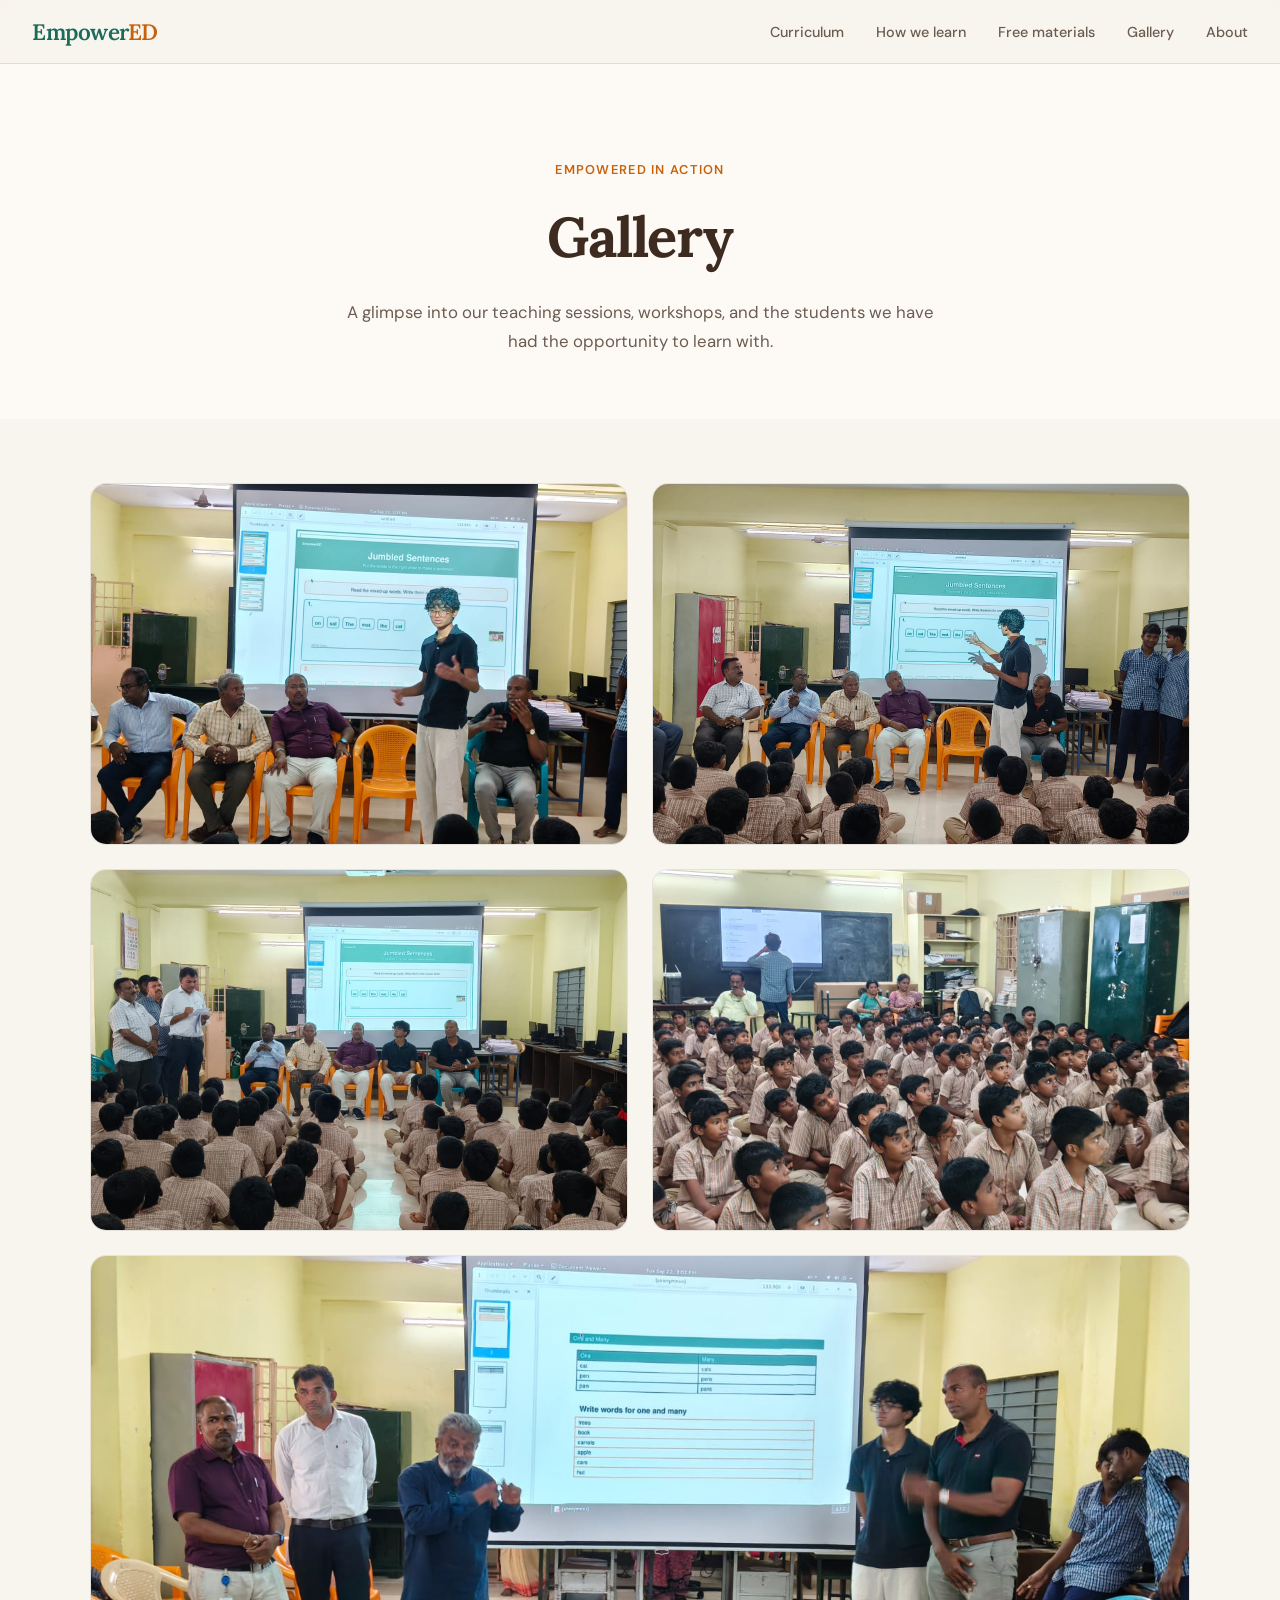
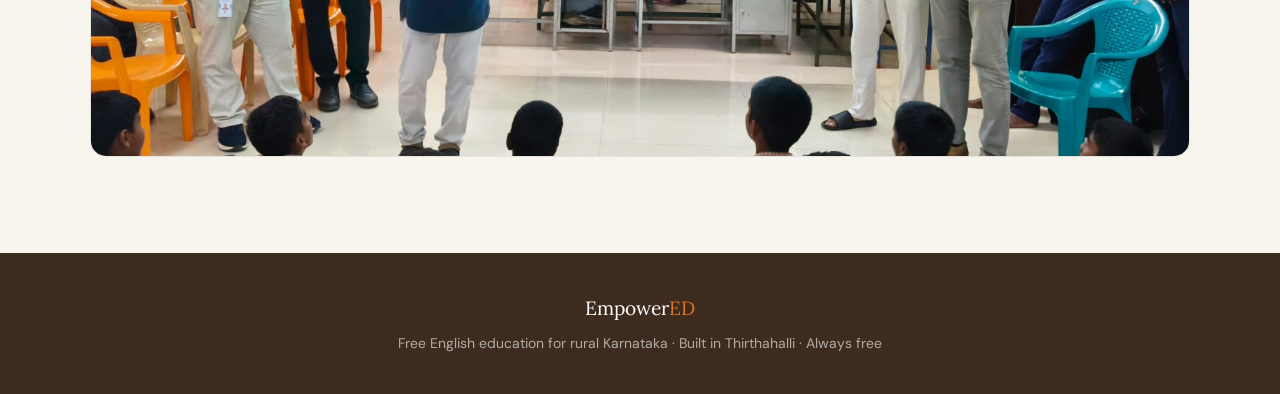
<file: gallery.html>
<!DOCTYPE html>
<html lang="en">
<head>
<meta charset="UTF-8">
<meta name="viewport" content="width=device-width, initial-scale=1.0">

<title>Gallery — EmpowerED</title>

<link href="https://fonts.googleapis.com/css2?family=Lora:ital,wght@0,400;0,600;1,400&family=DM+Sans:wght@400;500;600&display=swap" rel="stylesheet">

<link rel="stylesheet" href="style.css">

<style>

.gallery-hero {
    background: var(--warm-white);
    padding: 6rem 2rem 4rem;
    text-align: center;
}

.gallery-hero .section-label {
    margin-bottom: 0.75rem;
}

.gallery-hero h1 {
    font-family: var(--font-display);
    font-size: clamp(2.4rem, 5vw, 3.5rem);
    color: var(--brown);
    margin-bottom: 1rem;
    letter-spacing: -0.02em;
}

.gallery-hero p {
    color: var(--text-muted);
    max-width: 600px;
    margin: 0 auto;
    font-size: 1.05rem;
    line-height: 1.7;
}


/* PHOTO GALLERY */

.gallery-section {
    background: var(--cream);
    padding: 4rem 2rem 6rem;
}

.photo-grid {
    max-width: 1100px;
    margin: 0 auto;

    display: grid;
    grid-template-columns: repeat(2, 1fr);
    gap: 1.5rem;
}

.photo-card {
    overflow: hidden;
    border-radius: 1rem;
    background: var(--warm-white);
    border: 1px solid var(--border);
}

.photo-card img {
    width: 100%;
    height: 360px;
    object-fit: cover;
    display: block;
    transition: transform 0.4s ease;
}

.photo-card:hover img {
    transform: scale(1.03);
}


/* LAST PHOTO */

.photo-card:last-child {
    grid-column: 1 / -1;
}

.photo-card:last-child img {
    height: 500px;
}


/* MOBILE */

@media (max-width: 700px) {

    .gallery-hero {
        padding: 4rem 1.5rem 3rem;
    }

    .gallery-section {
        padding: 3rem 1.25rem 4rem;
    }

    .photo-grid {
        grid-template-columns: 1fr;
    }

    .photo-card:last-child {
        grid-column: auto;
    }

    .photo-card img,
    .photo-card:last-child img {
        height: 300px;
    }
}

</style>
</head>


<body>


<!-- NAVIGATION -->

<nav>

    <a href="index.html" class="nav-logo">
        Empower<span>ED</span>
    </a>

    <ul class="nav-links">

        <li>
            <a href="curriculum.html">Curriculum</a>
        </li>

        <li>
            <a href="games.html">How we learn</a>
        </li>

        <li>
            <a href="materials.html">Free materials</a>
        </li>

        <li>
            <a href="gallery.html">Gallery</a>
        </li>

        <li>
            <a href="about.html">About</a>
        </li>

    </ul>

</nav>


<!-- PAGE INTRO -->

<section class="gallery-hero">

    <div class="container">

        <div class="section-label">
            EmpowerED in action
        </div>

        <h1>Gallery</h1>

        <p>
            A glimpse into our teaching sessions, workshops,
            and the students we have had the opportunity to learn with.
        </p>

    </div>

</section>


<!-- PHOTOS -->

<section class="gallery-section">

    <div class="photo-grid">

        <div class="photo-card">
            <img src="1.jpeg" alt="EmpowerED teaching session">
        </div>

        <div class="photo-card">
            <img src="2.jpeg" alt="EmpowerED classroom session">
        </div>

        <div class="photo-card">
            <img src="3.jpg" alt="EmpowerED students during a lesson">
        </div>

        <div class="photo-card">
            <img src="4.jpg" alt="EmpowerED teaching activity">
        </div>

        <div class="photo-card">
            <img src="5.jpg" alt="EmpowerED classroom workshop">
        </div>

    </div>

</section>


<footer>

    <div class="footer-logo">
        Empower<span>ED</span>
    </div>

    <p>
        Free English education for rural Karnataka ·
        Built in Thirthahalli · Always free
    </p>

</footer>


</body>
</html>
</file>
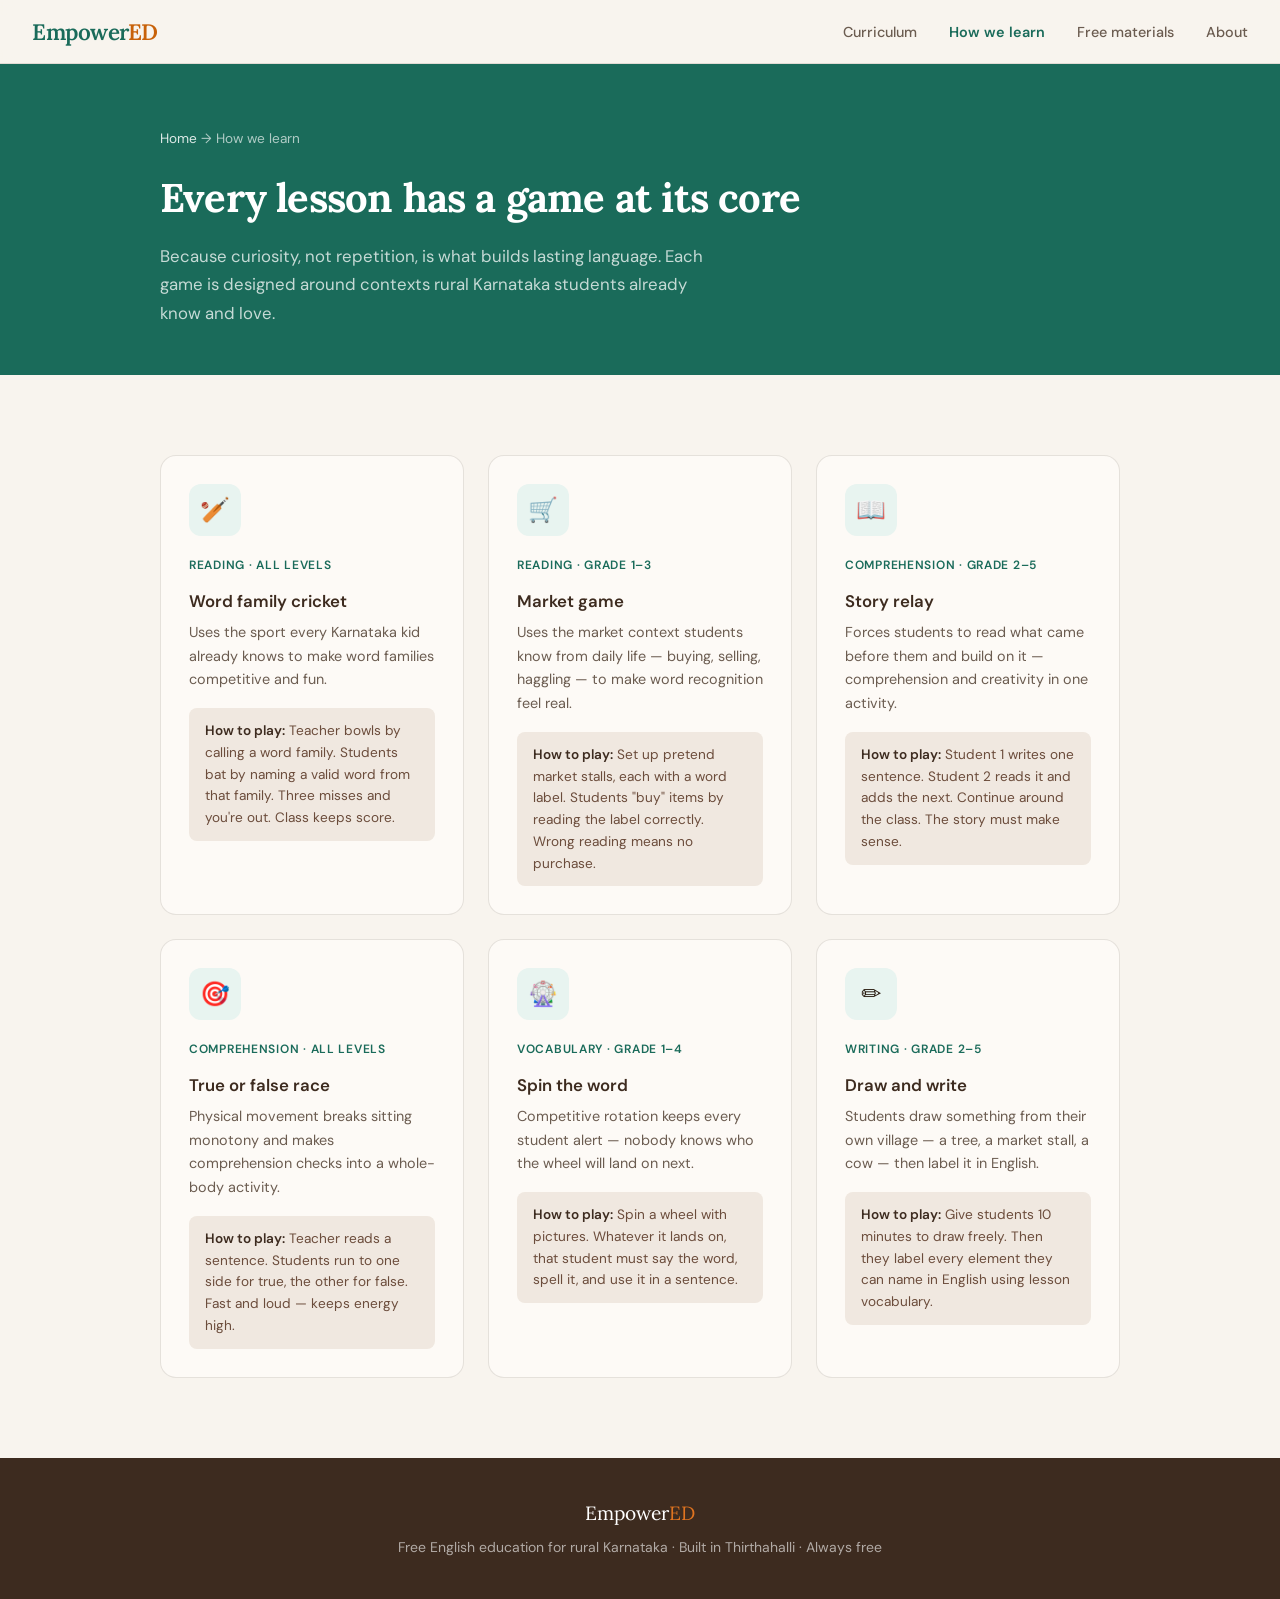
<file: games.html>
<!DOCTYPE html>
<html lang="en">
<head>
<meta charset="UTF-8">
<meta name="viewport" content="width=device-width, initial-scale=1.0">
<title>How We Learn — EmpowerED</title>
<link href="https://fonts.googleapis.com/css2?family=Lora:ital,wght@0,400;0,600;1,400&family=DM+Sans:wght@400;500;600&display=swap" rel="stylesheet">
<link rel="stylesheet" href="style.css">
<style>
  .page-hero { background: var(--teal); padding: 4rem 2rem 3rem; }
  .breadcrumb { font-size: 0.85rem; color: rgba(255,255,255,0.65); margin-bottom: 1rem; }
  .breadcrumb a { color: rgba(255,255,255,0.85); text-decoration: none; }
  .page-hero h1 { font-family: var(--font-display); font-size: 2.5rem; color: #fff; letter-spacing: -0.02em; margin-bottom: 0.75rem; }
  .page-hero p { font-size: 1.05rem; color: rgba(255,255,255,0.75); max-width: 560px; line-height: 1.7; }

  .games-section { background: var(--cream); }
  .games-grid { display: grid; grid-template-columns: repeat(auto-fit, minmax(280px, 1fr)); gap: 1.5rem; }
  .game-card { background: var(--warm-white); border: 1px solid var(--border); border-radius: 1rem; padding: 1.75rem; }
  .game-icon { width: 52px; height: 52px; border-radius: 0.75rem; background: var(--teal-light); display: flex; align-items: center; justify-content: center; font-size: 1.5rem; margin-bottom: 1.25rem; }
  .game-card h3 { font-size: 1.05rem; font-weight: 600; color: var(--brown); margin-bottom: 0.4rem; }
  .game-card .game-tag { font-size: 0.75rem; font-weight: 600; color: var(--teal); text-transform: uppercase; letter-spacing: 0.06em; margin-bottom: 0.75rem; }
  .game-card p { font-size: 0.9rem; color: var(--text-muted); line-height: 1.65; margin-bottom: 1rem; }
  .game-card .how { font-size: 0.85rem; color: var(--brown-mid); background: var(--brown-light); border-radius: 0.5rem; padding: 0.75rem 1rem; line-height: 1.6; }
  .game-card .how strong { color: var(--brown); font-weight: 600; }
</style>
</head>
<body>

<nav>
  <a href="index.html" class="nav-logo">Empower<span>ED</span></a>
  <ul class="nav-links">
    <li><a href="curriculum.html">Curriculum</a></li>
    <li><a href="games.html" class="active">How we learn</a></li>
    <li><a href="materials.html">Free materials</a></li>
    <li><a href="about.html">About</a></li>
  </ul>
</nav>

<section class="page-hero">
  <div class="container">
    <div class="breadcrumb"><a href="index.html">Home</a> → How we learn</div>
    <h1>Every lesson has a game at its core</h1>
    <p>Because curiosity, not repetition, is what builds lasting language. Each game is designed around contexts rural Karnataka students already know and love.</p>
  </div>
</section>

<section class="games-section">
  <div class="container">
    <div class="games-grid">

      <div class="game-card">
        <div class="game-icon">🏏</div>
        <div class="game-tag">Reading · All levels</div>
        <h3>Word family cricket</h3>
        <p>Uses the sport every Karnataka kid already knows to make word families competitive and fun.</p>
        <div class="how"><strong>How to play:</strong> Teacher bowls by calling a word family. Students bat by naming a valid word from that family. Three misses and you're out. Class keeps score.</div>
      </div>

      <div class="game-card">
        <div class="game-icon">🛒</div>
        <div class="game-tag">Reading · Grade 1–3</div>
        <h3>Market game</h3>
        <p>Uses the market context students know from daily life — buying, selling, haggling — to make word recognition feel real.</p>
        <div class="how"><strong>How to play:</strong> Set up pretend market stalls, each with a word label. Students "buy" items by reading the label correctly. Wrong reading means no purchase.</div>
      </div>

      <div class="game-card">
        <div class="game-icon">📖</div>
        <div class="game-tag">Comprehension · Grade 2–5</div>
        <h3>Story relay</h3>
        <p>Forces students to read what came before them and build on it — comprehension and creativity in one activity.</p>
        <div class="how"><strong>How to play:</strong> Student 1 writes one sentence. Student 2 reads it and adds the next. Continue around the class. The story must make sense.</div>
      </div>

      <div class="game-card">
        <div class="game-icon">🎯</div>
        <div class="game-tag">Comprehension · All levels</div>
        <h3>True or false race</h3>
        <p>Physical movement breaks sitting monotony and makes comprehension checks into a whole-body activity.</p>
        <div class="how"><strong>How to play:</strong> Teacher reads a sentence. Students run to one side for true, the other for false. Fast and loud — keeps energy high.</div>
      </div>

      <div class="game-card">
        <div class="game-icon">🎡</div>
        <div class="game-tag">Vocabulary · Grade 1–4</div>
        <h3>Spin the word</h3>
        <p>Competitive rotation keeps every student alert — nobody knows who the wheel will land on next.</p>
        <div class="how"><strong>How to play:</strong> Spin a wheel with pictures. Whatever it lands on, that student must say the word, spell it, and use it in a sentence.</div>
      </div>

      <div class="game-card">
        <div class="game-icon">✏️</div>
        <div class="game-tag">Writing · Grade 2–5</div>
        <h3>Draw and write</h3>
        <p>Students draw something from their own village — a tree, a market stall, a cow — then label it in English.</p>
        <div class="how"><strong>How to play:</strong> Give students 10 minutes to draw freely. Then they label every element they can name in English using lesson vocabulary.</div>
      </div>

    </div>
  </div>
</section>

<footer>
  <div class="footer-logo">Empower<span>ED</span></div>
  <p>Free English education for rural Karnataka · Built in Thirthahalli · Always free</p>
</footer>

</body>
</html>
</file>
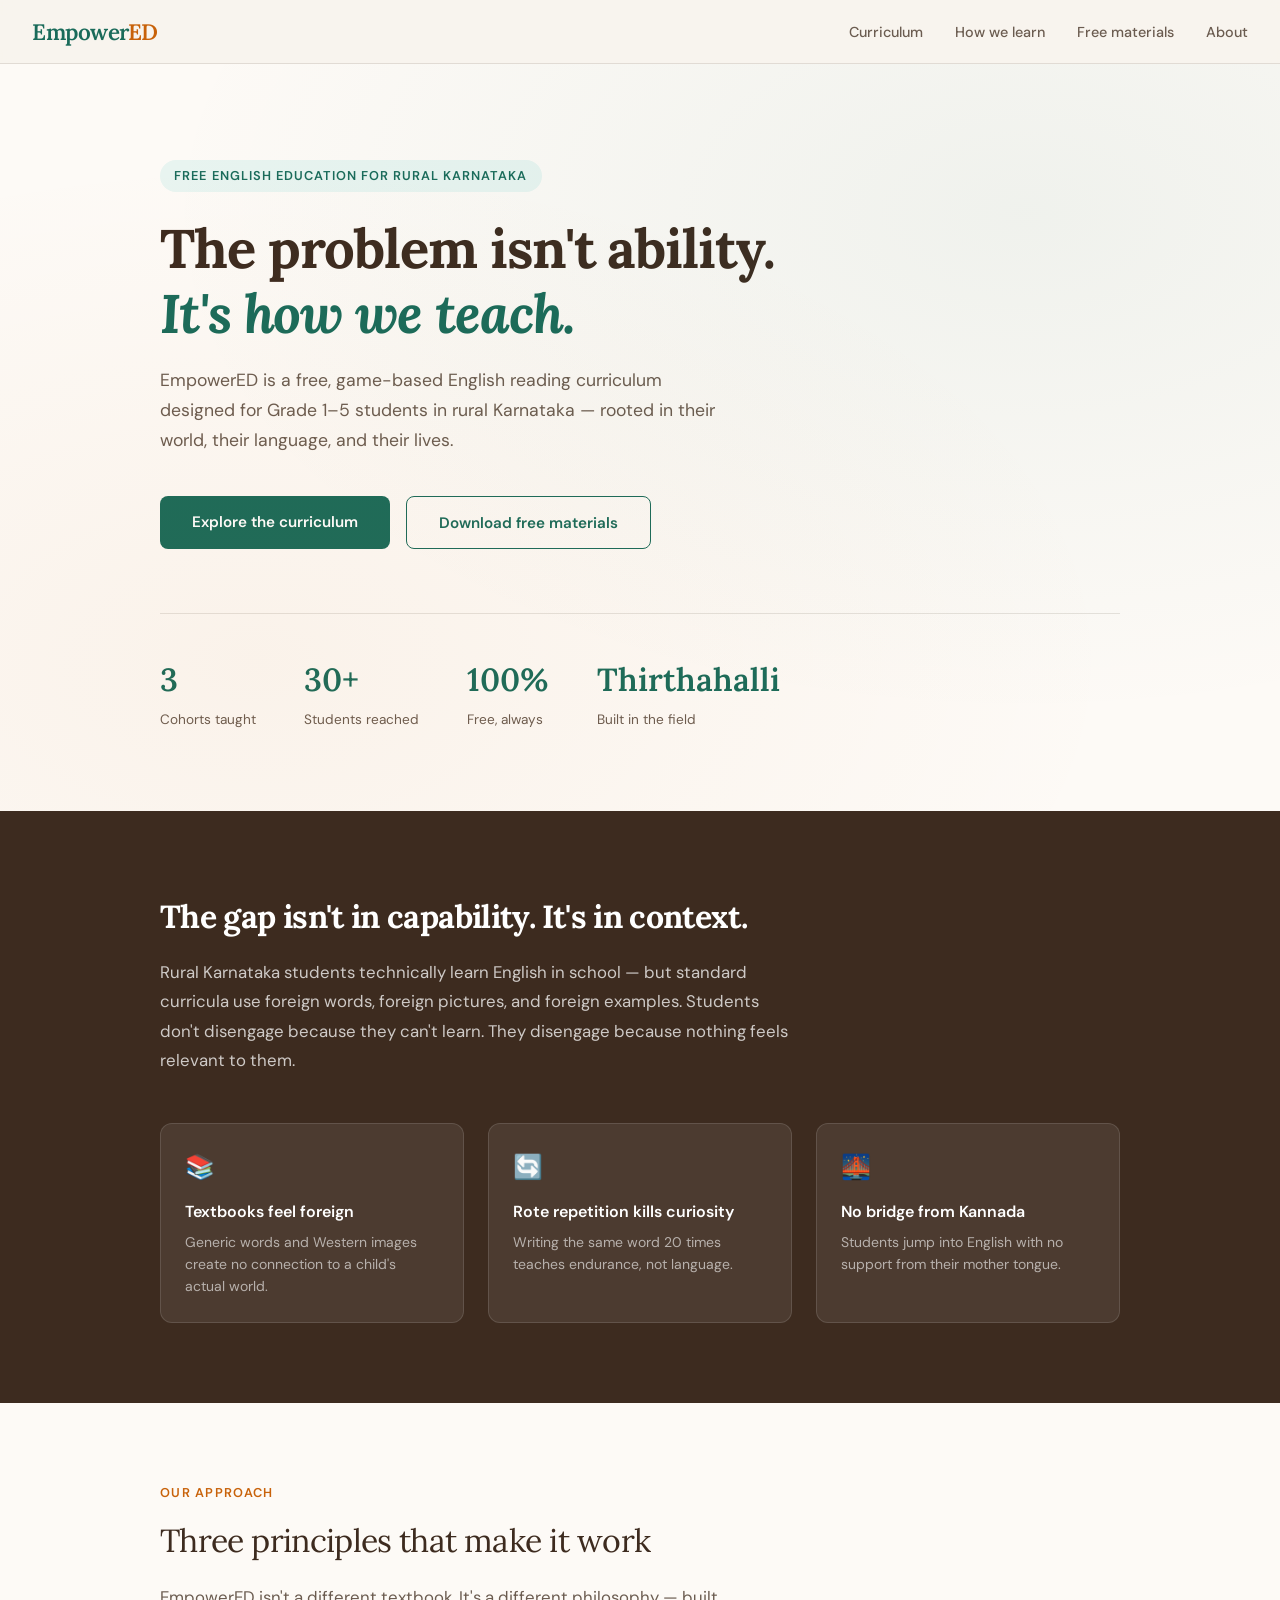
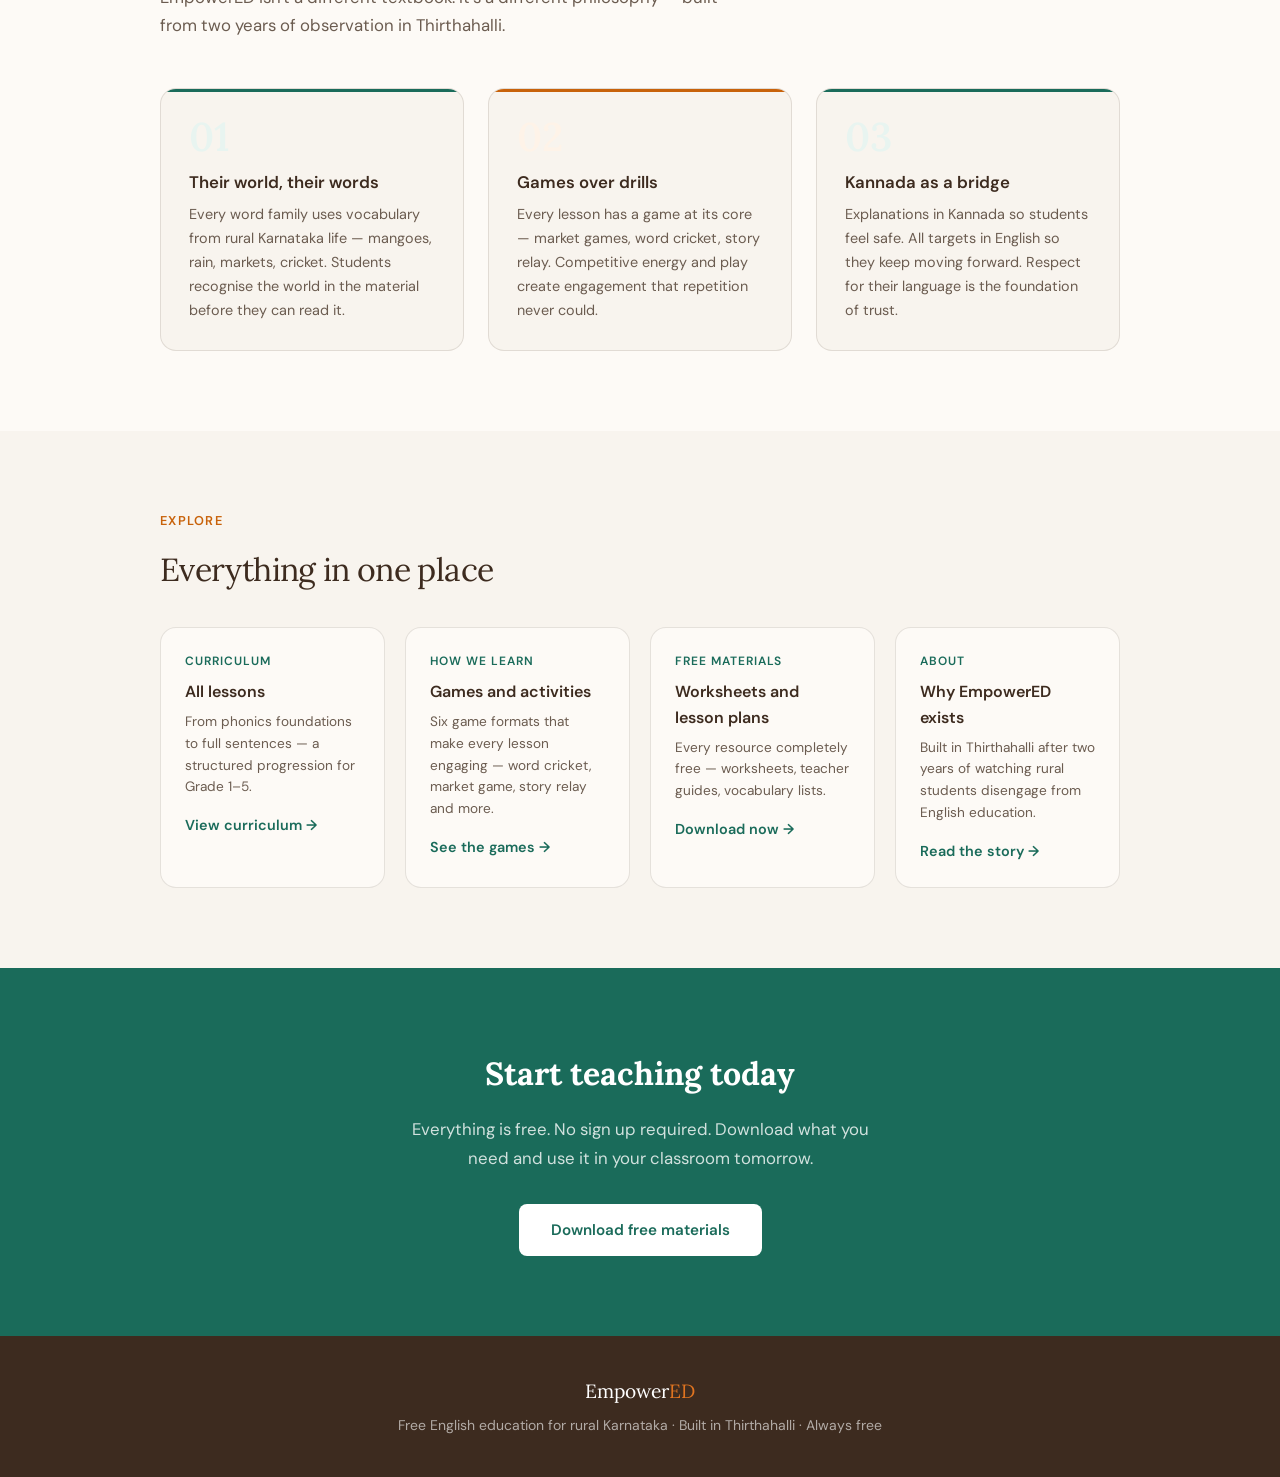
<file: index.html (3).html>
<!DOCTYPE html>
<html lang="en">
<head>
<meta charset="UTF-8">
<meta name="viewport" content="width=device-width, initial-scale=1.0">
<title>EmpowerED — Free English Education for Rural Karnataka</title>
<link href="https://fonts.googleapis.com/css2?family=Lora:ital,wght@0,400;0,600;1,400&family=DM+Sans:wght@400;500;600&display=swap" rel="stylesheet">
<link rel="stylesheet" href="style.css">
<style>
  .hero { background: var(--warm-white); padding: 6rem 2rem 5rem; position: relative; overflow: hidden; }
  .hero::before { content: ''; position: absolute; top: 0; left: 0; right: 0; bottom: 0; background: radial-gradient(ellipse at 80% 20%, rgba(26,107,90,0.06) 0%, transparent 60%), radial-gradient(ellipse at 20% 80%, rgba(200,98,10,0.05) 0%, transparent 60%); pointer-events: none; }
  .hero-tag { display: inline-block; background: var(--teal-light); color: var(--teal); font-size: 0.8rem; font-weight: 600; letter-spacing: 0.08em; text-transform: uppercase; padding: 0.35rem 0.9rem; border-radius: 2rem; margin-bottom: 1.5rem; }
  .hero h1 { font-family: var(--font-display); font-size: clamp(2.2rem, 5vw, 3.4rem); line-height: 1.2; color: var(--brown); margin-bottom: 1.25rem; max-width: 680px; letter-spacing: -0.02em; }
  .hero h1 em { color: var(--teal); font-style: italic; }
  .hero p { font-size: 1.1rem; color: var(--text-muted); max-width: 560px; margin-bottom: 2.5rem; line-height: 1.7; }
  .hero-btns { display: flex; gap: 1rem; flex-wrap: wrap; }
  .hero-stats { display: flex; gap: 3rem; margin-top: 4rem; padding-top: 2.5rem; border-top: 1px solid var(--border); flex-wrap: wrap; }
  .stat-num { font-family: var(--font-display); font-size: 2rem; font-weight: 600; color: var(--teal); }
  .stat-label { font-size: 0.85rem; color: var(--text-muted); margin-top: 0.2rem; }

  .problem { background: var(--brown); color: #fff; }
  .problem h2 { font-family: var(--font-display); font-size: 2rem; color: #fff; margin-bottom: 1rem; letter-spacing: -0.02em; }
  .problem p { color: rgba(255,255,255,0.75); font-size: 1.05rem; max-width: 640px; line-height: 1.75; }
  .problem-grid { display: grid; grid-template-columns: repeat(auto-fit, minmax(200px, 1fr)); gap: 1.5rem; margin-top: 3rem; }
  .problem-card { background: rgba(255,255,255,0.08); border: 1px solid rgba(255,255,255,0.12); border-radius: 0.75rem; padding: 1.5rem; }
  .problem-card .icon { font-size: 1.5rem; margin-bottom: 0.75rem; }
  .problem-card h3 { font-size: 1rem; font-weight: 600; color: #fff; margin-bottom: 0.4rem; }
  .problem-card p { font-size: 0.875rem; color: rgba(255,255,255,0.6); line-height: 1.6; }

  .approach { background: var(--warm-white); }
  .approach-grid { display: grid; grid-template-columns: repeat(auto-fit, minmax(260px, 1fr)); gap: 1.5rem; }
  .approach-card { background: var(--cream); border: 1px solid var(--border); border-radius: 1rem; padding: 1.75rem; position: relative; overflow: hidden; }
  .approach-card::before { content: ''; position: absolute; top: 0; left: 0; right: 0; height: 3px; background: var(--teal); }
  .approach-card.amber::before { background: var(--amber); }
  .approach-card h3 { font-size: 1.05rem; font-weight: 600; color: var(--brown); margin-bottom: 0.5rem; }
  .approach-card p { font-size: 0.9rem; color: var(--text-muted); line-height: 1.65; }
  .approach-num { font-family: var(--font-display); font-size: 2.5rem; font-weight: 600; color: var(--teal-light); margin-bottom: 0.75rem; line-height: 1; }
  .approach-card.amber .approach-num { color: var(--amber-light); }

  .preview { background: var(--cream); }
  .preview-grid { display: grid; grid-template-columns: repeat(auto-fit, minmax(220px, 1fr)); gap: 1.25rem; margin-top: 2rem; }
  .preview-card { background: var(--warm-white); border: 1px solid var(--border); border-radius: 1rem; padding: 1.5rem; text-decoration: none; transition: border-color 0.2s, box-shadow 0.2s; display: block; }
  .preview-card:hover { border-color: var(--teal); box-shadow: 0 2px 12px rgba(26,107,90,0.08); }
  .preview-card .card-label { font-size: 0.75rem; font-weight: 600; letter-spacing: 0.08em; text-transform: uppercase; color: var(--teal); margin-bottom: 0.5rem; }
  .preview-card h3 { font-size: 1rem; font-weight: 600; color: var(--brown); margin-bottom: 0.4rem; }
  .preview-card p { font-size: 0.85rem; color: var(--text-muted); line-height: 1.6; }
  .preview-card .arrow { font-size: 0.9rem; color: var(--teal); font-weight: 600; margin-top: 1rem; display: block; }

  .cta { background: var(--teal); text-align: center; }
  .cta h2 { font-family: var(--font-display); font-size: 2rem; color: #fff; margin-bottom: 1rem; }
  .cta p { color: rgba(255,255,255,0.8); font-size: 1.05rem; max-width: 480px; margin: 0 auto 2rem; line-height: 1.7; }
  .btn-white { background: #fff; color: var(--teal); padding: 0.85rem 2rem; border-radius: 0.5rem; font-size: 0.95rem; font-weight: 600; text-decoration: none; display: inline-block; transition: opacity 0.2s; }
  .btn-white:hover { opacity: 0.9; }
</style>
</head>
<body>

<nav>
  <a href="index.html" class="nav-logo">Empower<span>ED</span></a>
  <ul class="nav-links">
    <li><a href="curriculum.html">Curriculum</a></li>
    <li><a href="games.html">How we learn</a></li>
    <li><a href="materials.html">Free materials</a></li>
    <li><a href="about.html">About</a></li>
  </ul>
</nav>

<!-- HERO -->
<section class="hero">
  <div class="container">
    <div class="hero-tag">Free English education for rural Karnataka</div>
    <h1>The problem isn't ability.<br><em>It's how we teach.</em></h1>
    <p>EmpowerED is a free, game-based English reading curriculum designed for Grade 1–5 students in rural Karnataka — rooted in their world, their language, and their lives.</p>
    <div class="hero-btns">
      <a href="curriculum.html" class="btn-primary">Explore the curriculum</a>
      <a href="materials.html" class="btn-secondary">Download free materials</a>
    </div>
    <div class="hero-stats">
      <div><div class="stat-num">3</div><div class="stat-label">Cohorts taught</div></div>
      <div><div class="stat-num">30+</div><div class="stat-label">Students reached</div></div>
      <div><div class="stat-num">100%</div><div class="stat-label">Free, always</div></div>
      <div><div class="stat-num">Thirthahalli</div><div class="stat-label">Built in the field</div></div>
    </div>
  </div>
</section>

<!-- PROBLEM -->
<section class="problem">
  <div class="container">
    <h2>The gap isn't in capability. It's in context.</h2>
    <p>Rural Karnataka students technically learn English in school — but standard curricula use foreign words, foreign pictures, and foreign examples. Students don't disengage because they can't learn. They disengage because nothing feels relevant to them.</p>
    <div class="problem-grid">
      <div class="problem-card"><div class="icon">📚</div><h3>Textbooks feel foreign</h3><p>Generic words and Western images create no connection to a child's actual world.</p></div>
      <div class="problem-card"><div class="icon">🔄</div><h3>Rote repetition kills curiosity</h3><p>Writing the same word 20 times teaches endurance, not language.</p></div>
      <div class="problem-card"><div class="icon">🌉</div><h3>No bridge from Kannada</h3><p>Students jump into English with no support from their mother tongue.</p></div>
    </div>
  </div>
</section>

<!-- APPROACH -->
<section class="approach">
  <div class="container">
    <div class="section-label">Our approach</div>
    <div class="section-title">Three principles that make it work</div>
    <div class="section-sub">EmpowerED isn't a different textbook. It's a different philosophy — built from two years of observation in Thirthahalli.</div>
    <div class="approach-grid">
      <div class="approach-card"><div class="approach-num">01</div><h3>Their world, their words</h3><p>Every word family uses vocabulary from rural Karnataka life — mangoes, rain, markets, cricket. Students recognise the world in the material before they can read it.</p></div>
      <div class="approach-card amber"><div class="approach-num">02</div><h3>Games over drills</h3><p>Every lesson has a game at its core — market games, word cricket, story relay. Competitive energy and play create engagement that repetition never could.</p></div>
      <div class="approach-card"><div class="approach-num">03</div><h3>Kannada as a bridge</h3><p>Explanations in Kannada so students feel safe. All targets in English so they keep moving forward. Respect for their language is the foundation of trust.</p></div>
    </div>
  </div>
</section>

<!-- QUICK LINKS PREVIEW -->
<section class="preview">
  <div class="container">
    <div class="section-label">Explore</div>
    <div class="section-title">Everything in one place</div>
    <div class="preview-grid">
      <a href="curriculum.html" class="preview-card">
        <div class="card-label">Curriculum</div>
        <h3>All lessons</h3>
        <p>From phonics foundations to full sentences — a structured progression for Grade 1–5.</p>
        <span class="arrow">View curriculum →</span>
      </a>
      <a href="games.html" class="preview-card">
        <div class="card-label">How we learn</div>
        <h3>Games and activities</h3>
        <p>Six game formats that make every lesson engaging — word cricket, market game, story relay and more.</p>
        <span class="arrow">See the games →</span>
      </a>
      <a href="materials.html" class="preview-card">
        <div class="card-label">Free materials</div>
        <h3>Worksheets and lesson plans</h3>
        <p>Every resource completely free — worksheets, teacher guides, vocabulary lists.</p>
        <span class="arrow">Download now →</span>
      </a>
      <a href="about.html" class="preview-card">
        <div class="card-label">About</div>
        <h3>Why EmpowerED exists</h3>
        <p>Built in Thirthahalli after two years of watching rural students disengage from English education.</p>
        <span class="arrow">Read the story →</span>
      </a>
    </div>
  </div>
</section>

<!-- CTA -->
<section class="cta">
  <div class="container">
    <h2>Start teaching today</h2>
    <p>Everything is free. No sign up required. Download what you need and use it in your classroom tomorrow.</p>
    <a href="materials.html" class="btn-white">Download free materials</a>
  </div>
</section>

<footer>
  <div class="footer-logo">Empower<span>ED</span></div>
  <p>Free English education for rural Karnataka · Built in Thirthahalli · Always free</p>
</footer>

</body>
</html>
</file>
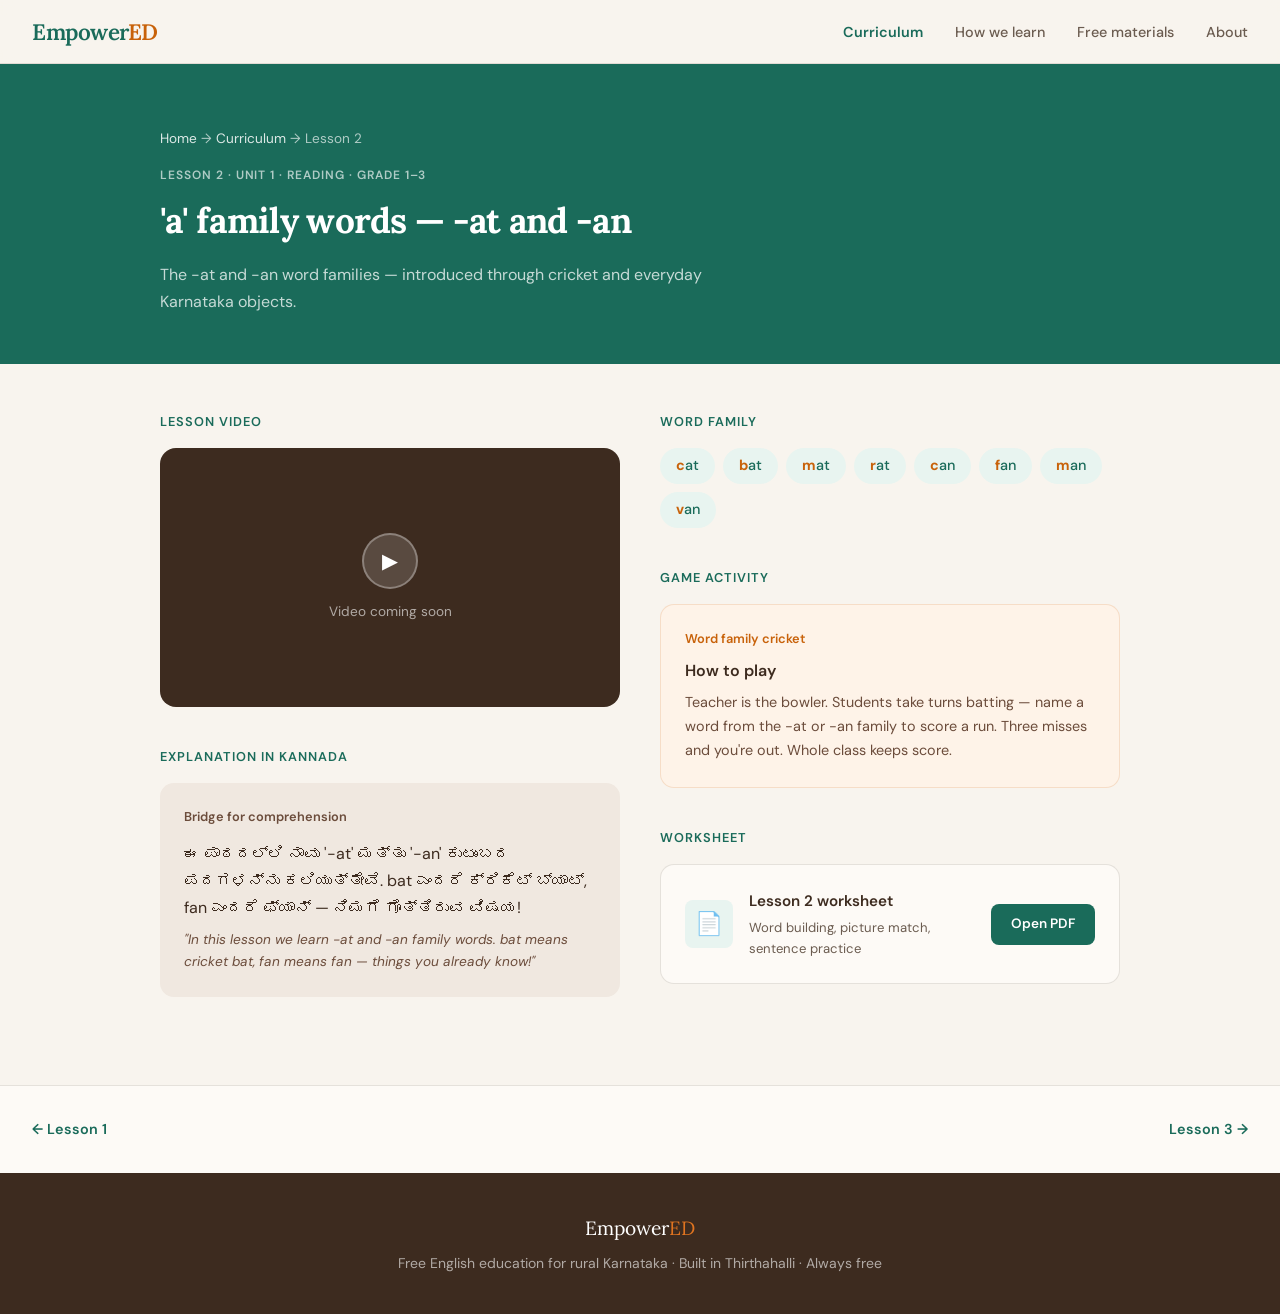
<file: lesson (2).html>
<!DOCTYPE html>
<html lang="en">
<head>
<meta charset="UTF-8">
<meta name="viewport" content="width=device-width, initial-scale=1.0">
<title>Lesson — EmpowerED</title>
<link href="https://fonts.googleapis.com/css2?family=Lora:ital,wght@0,400;0,600;1,400&family=DM+Sans:wght@400;500;600&display=swap" rel="stylesheet">
<link rel="stylesheet" href="style.css">
<style>
  .page-hero { background: var(--teal); padding: 4rem 2rem 3rem; }
  .breadcrumb { font-size: 0.85rem; color: rgba(255,255,255,0.65); margin-bottom: 1rem; }
  .breadcrumb a { color: rgba(255,255,255,0.85); text-decoration: none; }
  .lesson-tag { font-size: 0.75rem; font-weight: 600; letter-spacing: 0.08em; text-transform: uppercase; color: rgba(255,255,255,0.65); margin-bottom: 0.5rem; }
  .page-hero h1 { font-family: var(--font-display); font-size: 2.2rem; color: #fff; letter-spacing: -0.02em; margin-bottom: 0.75rem; }
  .page-hero p { font-size: 1rem; color: rgba(255,255,255,0.75); max-width: 560px; line-height: 1.7; }

  .lesson-body { background: var(--cream); padding: 3rem 2rem; }
  .lesson-grid { display: grid; grid-template-columns: 1fr 1fr; gap: 2.5rem; }
  @media (max-width: 680px) { .lesson-grid { grid-template-columns: 1fr; } }

  .lesson-block { margin-bottom: 2.5rem; }
  .block-label { font-size: 0.8rem; font-weight: 600; letter-spacing: 0.08em; text-transform: uppercase; color: var(--teal); margin-bottom: 1rem; }

  .video-container { background: var(--brown); border-radius: 1rem; aspect-ratio: 16/9; display: flex; flex-direction: column; align-items: center; justify-content: center; gap: 0.75rem; }
  .play-btn { width: 56px; height: 56px; border-radius: 50%; background: rgba(255,255,255,0.15); border: 2px solid rgba(255,255,255,0.3); display: flex; align-items: center; justify-content: center; color: #fff; font-size: 1.3rem; }
  .video-container p { color: rgba(255,255,255,0.6); font-size: 0.85rem; }

  .word-chips { display: flex; flex-wrap: wrap; gap: 0.5rem; }
  .word-chip { background: var(--teal-light); color: var(--teal); padding: 0.4rem 1rem; border-radius: 2rem; font-size: 0.9rem; font-weight: 500; }
  .word-chip .hl { color: var(--amber); font-weight: 700; }

  .game-box { background: var(--amber-light); border: 1px solid rgba(200,98,10,0.15); border-radius: 0.875rem; padding: 1.5rem; }
  .game-box .game-name { font-size: 0.8rem; font-weight: 600; color: var(--amber); margin-bottom: 0.5rem; }
  .game-box h3 { font-size: 1rem; font-weight: 600; color: var(--brown); margin-bottom: 0.5rem; }
  .game-box p { font-size: 0.9rem; color: var(--brown-mid); line-height: 1.65; }

  .kannada-box { background: var(--brown-light); border-radius: 0.875rem; padding: 1.5rem; }
  .kannada-box .kn-label { font-size: 0.8rem; font-weight: 600; color: var(--brown-mid); margin-bottom: 0.75rem; }
  .kannada-box .kn-text { font-size: 1rem; color: var(--brown); line-height: 1.7; margin-bottom: 0.5rem; }
  .kannada-box .en-text { font-size: 0.85rem; color: var(--brown-mid); font-style: italic; line-height: 1.6; }

  .worksheet-box { background: var(--warm-white); border: 1px solid var(--border); border-radius: 0.875rem; padding: 1.5rem; display: flex; align-items: center; gap: 1rem; }
  .ws-icon { width: 48px; height: 48px; background: var(--teal-light); border-radius: 0.5rem; display: flex; align-items: center; justify-content: center; font-size: 1.4rem; flex-shrink: 0; }
  .ws-info h3 { font-size: 0.95rem; font-weight: 600; color: var(--brown); margin-bottom: 0.25rem; }
  .ws-info p { font-size: 0.82rem; color: var(--text-muted); }
  .ws-download { margin-left: auto; background: var(--teal); color: #fff; padding: 0.6rem 1.25rem; border-radius: 0.5rem; font-size: 0.85rem; font-weight: 600; text-decoration: none; white-space: nowrap; flex-shrink: 0; }
  .ws-download.disabled { background: var(--brown-light); color: var(--brown-mid); pointer-events: none; }

  .coming-banner { background: var(--brown-light); border-radius: 1rem; padding: 3rem 2rem; text-align: center; }
  .coming-banner h2 { font-family: var(--font-display); font-size: 1.5rem; color: var(--brown); margin-bottom: 0.75rem; }
  .coming-banner p { color: var(--text-muted); font-size: 0.95rem; }

  .lesson-nav { display: flex; justify-content: space-between; padding: 2rem; border-top: 1px solid var(--border); background: var(--warm-white); }
  .lesson-nav a { font-size: 0.9rem; font-weight: 600; color: var(--teal); text-decoration: none; }
  .lesson-nav a:hover { text-decoration: underline; }
  .lesson-nav span { font-size: 0.9rem; color: var(--text-muted); }
</style>
</head>
<body>

<nav>
  <a href="index.html" class="nav-logo">Empower<span>ED</span></a>
  <ul class="nav-links">
    <li><a href="curriculum.html" class="active">Curriculum</a></li>
    <li><a href="games.html">How we learn</a></li>
    <li><a href="materials.html">Free materials</a></li>
    <li><a href="about.html">About</a></li>
  </ul>
</nav>

<section class="page-hero">
  <div class="container">
    <div class="breadcrumb"><a href="index.html">Home</a> → <a href="curriculum.html">Curriculum</a> → <span id="breadcrumb-lesson">Lesson</span></div>
    <div class="lesson-tag" id="lesson-tag"></div>
    <h1 id="lesson-title"></h1>
    <p id="lesson-desc"></p>
  </div>
</section>

<section class="lesson-body">
  <div class="container" id="lesson-content"></div>
</section>

<div class="lesson-nav" id="lesson-nav"></div>

<footer>
  <div class="footer-logo">Empower<span>ED</span></div>
  <p>Free English education for rural Karnataka · Built in Thirthahalli · Always free</p>
</footer>

<script>
const lessons = {
  1: {
    title: "Revision of capital and small letters",
    tag: "Lesson 1 · Unit 1 · Reading · Grade 1–3",
    desc: "Recognising and writing all 26 letters — using Karnataka words and objects as examples throughout.",
    words: [["A","apple"],["B","bat"],["C","cat"],["D","dam"],["M","mango"],["R","rain"],["T","tap"],["V","van"]],
    game: { name: "True or false race", how: "Teacher holds up a letter card. Students run to the left side if it's a capital, right side if it's small. Fast, physical, and impossible to disengage from." },
    kannada: { kn: "ಈ ಪಾಠದಲ್ಲಿ ನಾವು A ರಿಂದ Z ವರೆಗೆ ಎಲ್ಲಾ ಅಕ್ಷರಗಳನ್ನು ಕಲಿಯುತ್ತೇವೆ. ದೊಡ್ಡ ಅಕ್ಷರ ಮತ್ತು ಚಿಕ್ಕ ಅಕ್ಷರ — ಎರಡೂ ಮುಖ್ಯ!", en: "In this lesson we learn all letters from A to Z — capital letters and small letters. Both are important!" },
    pdf: null,
    available: true
  },
  2: {
    title: "'a' family words — -at and -an",
    tag: "Lesson 2 · Unit 1 · Reading · Grade 1–3",
    desc: "The -at and -an word families — introduced through cricket and everyday Karnataka objects.",
    words: [["c","at"],["b","at"],["m","at"],["r","at"],["c","an"],["f","an"],["m","an"],["v","an"]],
    game: { name: "Word family cricket", how: "Teacher is the bowler. Students take turns batting — name a word from the -at or -an family to score a run. Three misses and you're out. Whole class keeps score." },
    kannada: { kn: "ಈ ಪಾಠದಲ್ಲಿ ನಾವು '-at' ಮತ್ತು '-an' ಕುಟುಂಬದ ಪದಗಳನ್ನು ಕಲಿಯುತ್ತೇವೆ. bat ಎಂದರೆ ಕ್ರಿಕೆಟ್ ಬ್ಯಾಟ್, fan ಎಂದರೆ ಫ್ಯಾನ್ — ನಿಮಗೆ ಗೊತ್ತಿರುವ ವಿಷಯ!", en: "In this lesson we learn -at and -an family words. bat means cricket bat, fan means fan — things you already know!" },
    pdf: "empowered_at_family.pdf",
    available: true
  },
  3: {
    title: "'a' family words — -ab, -am, -ap, -ad",
    tag: "Lesson 3 · Unit 1 · Reading · Grade 1–3",
    desc: "Four more 'a' family endings — cab, jam, cap, dad and more, using familiar Karnataka context.",
    words: [["c","ab"],["d","ab"],["t","ab"],["j","am"],["d","am"],["c","ap"],["n","ap"],["d","ad"],["s","ad"]],
    game: { name: "Market game", how: "Set up pretend market stalls labelled with words — cab stand, jam stall, cap shop. Students 'buy' items by reading the word correctly before they can have it." },
    kannada: { kn: "ಈ ಪಾಠದಲ್ಲಿ ನಾವು '-ab', '-am', '-ap', '-ad' ಕುಟುಂಬದ ಪದಗಳನ್ನು ಕಲಿಯುತ್ತೇವೆ. cab ಎಂದರೆ ಟ್ಯಾಕ್ಸಿ, jam ಎಂದರೆ ಜ್ಯಾಮ್!", en: "In this lesson we learn -ab, -am, -ap, -ad family words. cab means taxi, jam means jam!" },
    pdf: "empowered_ab_am_ap_ad.pdf",
    available: true
  },
  4: {
    title: "Sight words — 'I' and 'my'",
    tag: "Lesson 4 · Unit 1 · Sight words · Grade 1–3",
    desc: "First personal pronouns — I am, my bat, my cat. Building the foundation for simple sentences.",
    words: [["I",""],["my",""]],
    game: { name: "Spin the word", how: "Spin a wheel with pictures. Land on a picture, make a sentence using 'I' or 'my'. I see a cat. My bat is big. Competitive energy keeps everyone alert." },
    kannada: { kn: "ಈ ಪಾಠದಲ್ಲಿ ನಾವು 'I' ಮತ್ತು 'my' ಕಲಿಯುತ್ತೇವೆ. 'I' ಎಂದರೆ ನಾನು. 'my' ಎಂದರೆ ನನ್ನ. My bat — ನನ್ನ ಬ್ಯಾಟ್!", en: "In this lesson we learn 'I' and 'my'. I means me. my means belonging to me. My bat — my cricket bat!" },
    pdf: null,
    available: true
  },
  5: {
    title: "Sight word — 'it'",
    tag: "Lesson 5 · Unit 1 · Sight words · Grade 1–3",
    desc: "It is a cat. It is my bat. Building first complete simple sentences using 'it'.",
    words: [["it",""]],
    game: { name: "True or false race", how: "Teacher holds up a picture and says a sentence — 'It is a cat.' Students run to true or false side. Wrong answer, sit down. Last one standing wins." },
    kannada: { kn: "ಈ ಪಾಠದಲ್ಲಿ ನಾವು 'it' ಕಲಿಯುತ್ತೇವೆ. It is a cat — ಅದು ಒಂದು ಬೆಕ್ಕು. It is my bat — ಅದು ನನ್ನ ಬ್ಯಾಟ್!", en: "In this lesson we learn 'it'. It is a cat — that is a cat. It is my bat — that is my bat!" },
    pdf: null,
    available: true
  },
  6: {
    title: "Sight word — 'a'",
    tag: "Lesson 6 · Unit 1 · Sight words · Grade 1–3",
    desc: "A cat. A fan. A man. Using the article naturally in speech and writing.",
    words: [["a",""]],
    game: { name: "Draw and write", how: "Students draw something from their village — a tree, a market stall, a cow — and label it: a tree, a cow, a fan. Their world, their words." },
    kannada: { kn: "ಈ ಪಾಠದಲ್ಲಿ ನಾವು 'a' ಕಲಿಯುತ್ತೇವೆ. 'a' ಎಂದರೆ ಒಂದು. a cat — ಒಂದು ಬೆಕ್ಕು. a fan — ಒಂದು ಫ್ಯಾನ್!", en: "In this lesson we learn 'a'. a means one. a cat — one cat. a fan — one fan!" },
    pdf: null,
    available: true
  }
};

const comingSoon = [7,8,9,10,11,12,13,14,15,16,17,18,19,20,21];

function getParam(name) {
  const url = new URL(window.location.href);
  return parseInt(url.searchParams.get(name)) || 2;
}

const id = getParam('id');
const lesson = lessons[id];

if (lesson) {
  document.title = lesson.title + ' — EmpowerED';
  document.getElementById('breadcrumb-lesson').textContent = 'Lesson ' + id;
  document.getElementById('lesson-tag').textContent = lesson.tag;
  document.getElementById('lesson-title').textContent = lesson.title;
  document.getElementById('lesson-desc').textContent = lesson.desc;

  // Word chips
  const chips = lesson.words.map(([hl, rest]) =>
    rest
      ? `<div class="word-chip"><span class="hl">${hl}</span>${rest}</div>`
      : `<div class="word-chip" style="background:var(--amber-light);color:var(--amber);font-weight:700;">${hl}</div>`
  ).join('');

  // PDF link
  const pdfBtn = lesson.pdf
    ? `<a href="${lesson.pdf}" target="_blank" class="ws-download">Open PDF</a>`
    : `<span class="ws-download disabled">Coming soon</span>`;

  document.getElementById('lesson-content').innerHTML = `
    <div class="lesson-grid">
      <div>
        <div class="lesson-block">
          <div class="block-label">Lesson video</div>
          <div class="video-container">
            <div class="play-btn">▶</div>
            <p>Video coming soon</p>
          </div>
        </div>
        <div class="lesson-block">
          <div class="block-label">Explanation in Kannada</div>
          <div class="kannada-box">
            <div class="kn-label">Bridge for comprehension</div>
            <div class="kn-text">${lesson.kannada.kn}</div>
            <div class="en-text">"${lesson.kannada.en}"</div>
          </div>
        </div>
      </div>
      <div>
        <div class="lesson-block">
          <div class="block-label">Word family</div>
          <div class="word-chips">${chips}</div>
        </div>
        <div class="lesson-block">
          <div class="block-label">Game activity</div>
          <div class="game-box">
            <div class="game-name">${lesson.game.name}</div>
            <h3>How to play</h3>
            <p>${lesson.game.how}</p>
          </div>
        </div>
        <div class="lesson-block">
          <div class="block-label">Worksheet</div>
          <div class="worksheet-box">
            <div class="ws-icon">📄</div>
            <div class="ws-info">
              <h3>Lesson ${id} worksheet</h3>
              <p>Word building, picture match, sentence practice</p>
            </div>
            ${pdfBtn}
          </div>
        </div>
      </div>
    </div>
  `;

  // Nav
  const prev = id > 1 ? `<a href="lesson.html?id=${id-1}">← Lesson ${id-1}</a>` : `<span></span>`;
  const next = id < 21 ? `<a href="lesson.html?id=${id+1}">Lesson ${id+1} →</a>` : `<span></span>`;
  document.getElementById('lesson-nav').innerHTML = prev + next;

} else if (comingSoon.includes(id)) {
  document.title = 'Coming Soon — EmpowerED';
  document.getElementById('breadcrumb-lesson').textContent = 'Lesson ' + id;
  document.getElementById('lesson-tag').textContent = 'Lesson ' + id + ' · Coming soon';
  document.getElementById('lesson-title').textContent = 'This lesson is coming soon';
  document.getElementById('lesson-desc').textContent = 'We are building this lesson now. Check back soon.';
  document.getElementById('lesson-content').innerHTML = `
    <div class="coming-banner">
      <h2>Coming soon</h2>
      <p>This lesson is currently being built. In the meantime, explore the lessons that are already available.</p>
      <a href="curriculum.html" style="display:inline-block;margin-top:1.5rem;background:var(--teal);color:#fff;padding:0.75rem 2rem;border-radius:0.5rem;text-decoration:none;font-weight:600;">Back to curriculum</a>
    </div>
  `;
  document.getElementById('lesson-nav').innerHTML = `<a href="lesson.html?id=${id-1}">← Lesson ${id-1}</a><a href="curriculum.html">All lessons →</a>`;
}
</script>

</body>
</html>
</file>
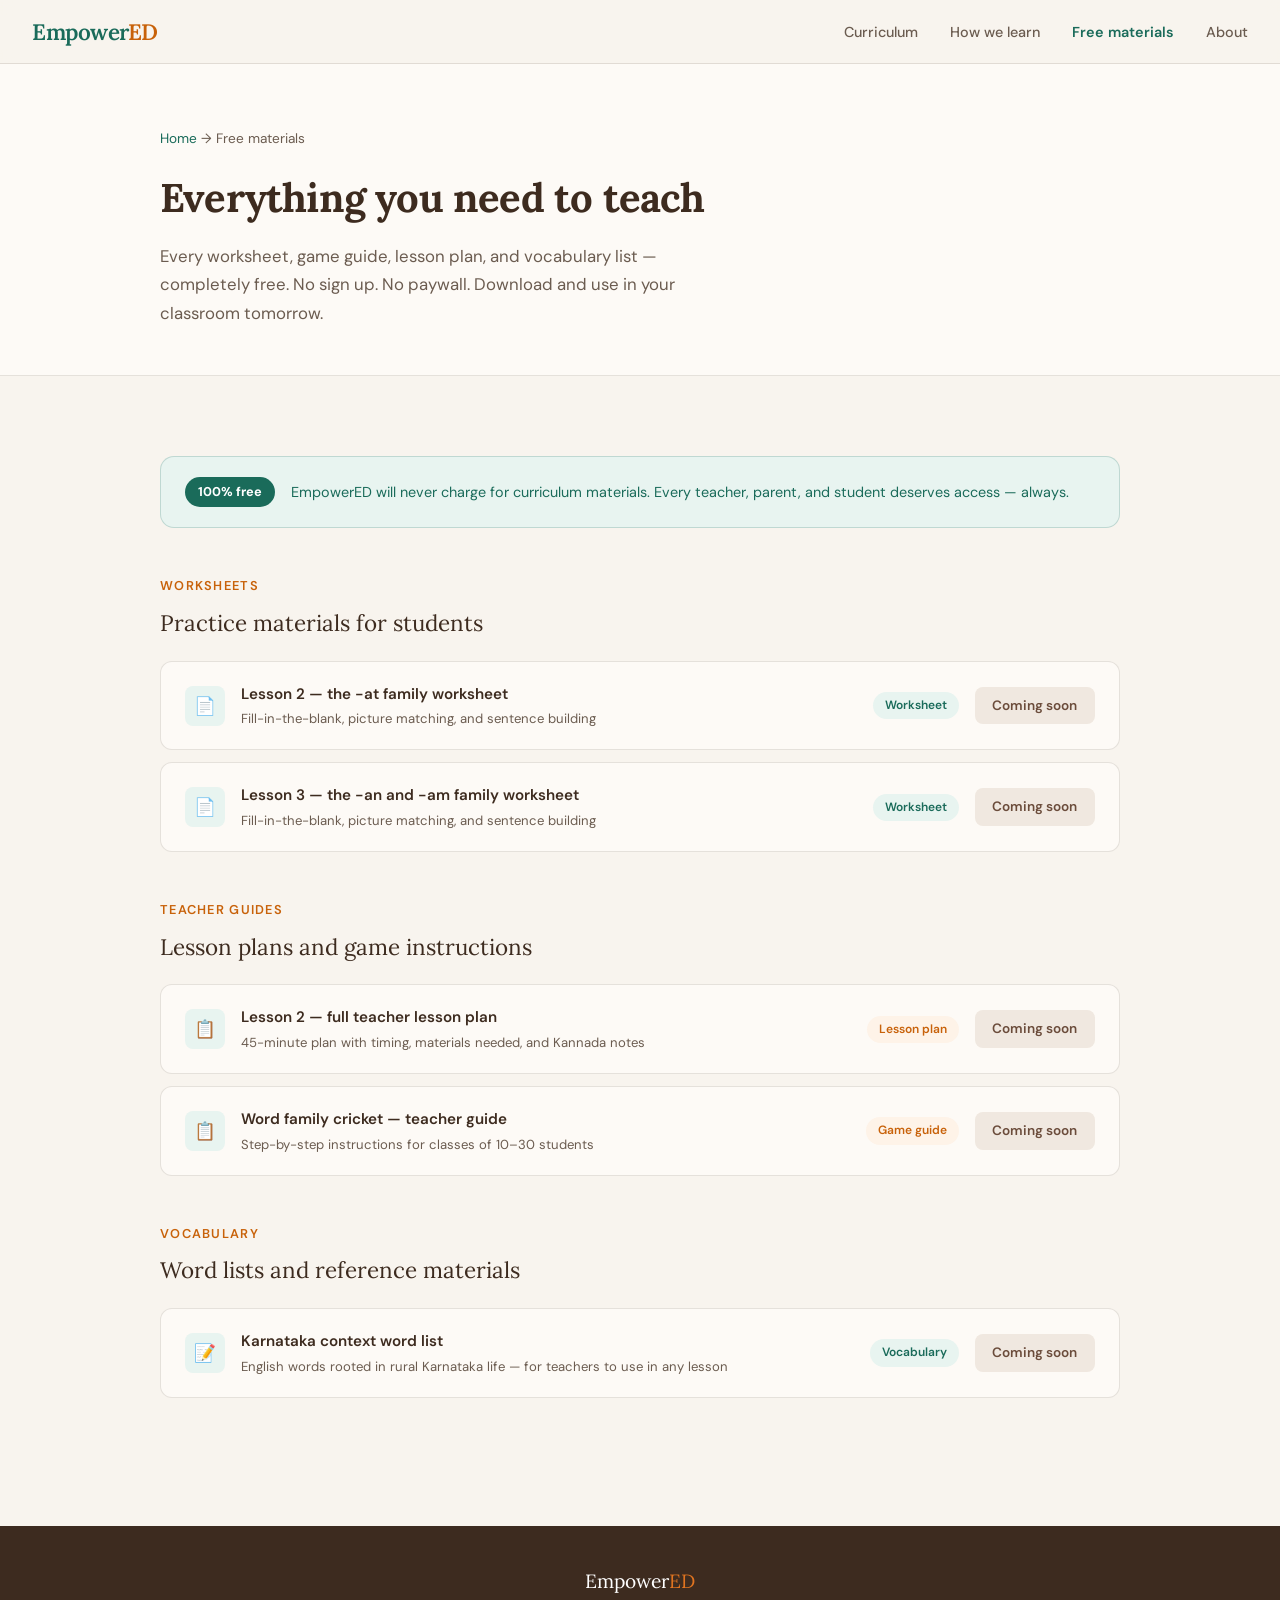
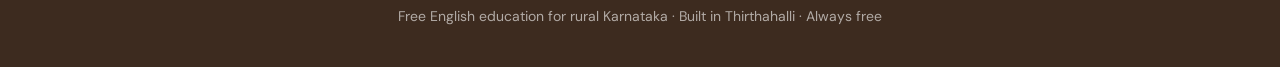
<file: materials (1).html>
<!DOCTYPE html>
<html lang="en">
<head>
<meta charset="UTF-8">
<meta name="viewport" content="width=device-width, initial-scale=1.0">
<title>Free Materials — EmpowerED</title>
<link href="https://fonts.googleapis.com/css2?family=Lora:ital,wght@0,400;0,600;1,400&family=DM+Sans:wght@400;500;600&display=swap" rel="stylesheet">
<link rel="stylesheet" href="style.css">
<style>
  .page-hero { background: var(--warm-white); padding: 4rem 2rem 3rem; border-bottom: 1px solid var(--border); }
  .breadcrumb { font-size: 0.85rem; color: var(--text-muted); margin-bottom: 1rem; }
  .breadcrumb a { color: var(--teal); text-decoration: none; }
  .page-hero h1 { font-family: var(--font-display); font-size: 2.5rem; color: var(--brown); letter-spacing: -0.02em; margin-bottom: 0.75rem; }
  .page-hero p { font-size: 1.05rem; color: var(--text-muted); max-width: 560px; line-height: 1.7; }

  .materials-section { background: var(--cream); }
  .free-banner { background: var(--teal-light); border: 1px solid rgba(26,107,90,0.2); border-radius: 0.875rem; padding: 1.25rem 1.5rem; display: flex; align-items: center; gap: 1rem; margin-bottom: 3rem; }
  .free-banner .badge { background: var(--teal); color: #fff; font-size: 0.8rem; font-weight: 700; padding: 0.3rem 0.8rem; border-radius: 2rem; white-space: nowrap; }
  .free-banner p { font-size: 0.9rem; color: var(--teal); line-height: 1.5; }

  .materials-group { margin-bottom: 3rem; }
  .group-label { font-size: 0.8rem; font-weight: 600; letter-spacing: 0.1em; text-transform: uppercase; color: var(--amber); margin-bottom: 0.5rem; }
  .group-title { font-family: var(--font-display); font-size: 1.4rem; color: var(--brown); margin-bottom: 1.25rem; }

  .material-list { display: flex; flex-direction: column; gap: 0.75rem; }
  .material-row { background: var(--warm-white); border: 1px solid var(--border); border-radius: 0.75rem; padding: 1.25rem 1.5rem; display: flex; align-items: center; gap: 1rem; transition: border-color 0.2s; }
  .material-row:hover { border-color: var(--teal); }
  .mat-icon { width: 40px; height: 40px; border-radius: 0.5rem; background: var(--teal-light); display: flex; align-items: center; justify-content: center; font-size: 1.1rem; flex-shrink: 0; }
  .mat-info { flex: 1; }
  .mat-title { font-weight: 600; font-size: 0.95rem; color: var(--brown); }
  .mat-sub { font-size: 0.82rem; color: var(--text-muted); margin-top: 0.15rem; }
  .mat-badge { font-size: 0.75rem; font-weight: 600; padding: 0.25rem 0.75rem; border-radius: 2rem; background: var(--teal-light); color: var(--teal); flex-shrink: 0; }
  .mat-badge.amber { background: var(--amber-light); color: var(--amber); }
  /* TO LINK PDF: change href="#" to href="materials/filename.pdf" */
  .mat-download { background: var(--teal); color: #fff; padding: 0.5rem 1.1rem; border-radius: 0.5rem; font-size: 0.85rem; font-weight: 600; text-decoration: none; flex-shrink: 0; transition: background 0.2s; }
  .mat-download:hover { background: var(--teal-mid); }
  .mat-download.disabled { background: var(--brown-light); color: var(--brown-mid); pointer-events: none; }
</style>
</head>
<body>

<nav>
  <a href="index.html" class="nav-logo">Empower<span>ED</span></a>
  <ul class="nav-links">
    <li><a href="curriculum.html">Curriculum</a></li>
    <li><a href="games.html">How we learn</a></li>
    <li><a href="materials.html" class="active">Free materials</a></li>
    <li><a href="about.html">About</a></li>
  </ul>
</nav>

<section class="page-hero">
  <div class="container">
    <div class="breadcrumb"><a href="index.html">Home</a> → Free materials</div>
    <h1>Everything you need to teach</h1>
    <p>Every worksheet, game guide, lesson plan, and vocabulary list — completely free. No sign up. No paywall. Download and use in your classroom tomorrow.</p>
  </div>
</section>

<section class="materials-section">
  <div class="container">

    <div class="free-banner">
      <div class="badge">100% free</div>
      <p>EmpowerED will never charge for curriculum materials. Every teacher, parent, and student deserves access — always.</p>
    </div>

    <!-- WORKSHEETS -->
    <div class="materials-group">
      <div class="group-label">Worksheets</div>
      <div class="group-title">Practice materials for students</div>
      <div class="material-list">
        <div class="material-row">
          <div class="mat-icon">📄</div>
          <div class="mat-info">
            <div class="mat-title">Lesson 2 — the -at family worksheet</div>
            <div class="mat-sub">Fill-in-the-blank, picture matching, and sentence building</div>
          </div>
          <div class="mat-badge">Worksheet</div>
          <!-- CHANGE href="#" TO href="materials/lesson-2-worksheet.pdf" WHEN READY -->
          <a href="#" class="mat-download disabled">Coming soon</a>
        </div>
        <div class="material-row">
          <div class="mat-icon">📄</div>
          <div class="mat-info">
            <div class="mat-title">Lesson 3 — the -an and -am family worksheet</div>
            <div class="mat-sub">Fill-in-the-blank, picture matching, and sentence building</div>
          </div>
          <div class="mat-badge">Worksheet</div>
          <a href="#" class="mat-download disabled">Coming soon</a>
        </div>
        <!-- ADD MORE WORKSHEETS HERE — copy a material-row block -->
      </div>
    </div>

    <!-- TEACHER GUIDES -->
    <div class="materials-group">
      <div class="group-label">Teacher guides</div>
      <div class="group-title">Lesson plans and game instructions</div>
      <div class="material-list">
        <div class="material-row">
          <div class="mat-icon">📋</div>
          <div class="mat-info">
            <div class="mat-title">Lesson 2 — full teacher lesson plan</div>
            <div class="mat-sub">45-minute plan with timing, materials needed, and Kannada notes</div>
          </div>
          <div class="mat-badge amber">Lesson plan</div>
          <a href="#" class="mat-download disabled">Coming soon</a>
        </div>
        <div class="material-row">
          <div class="mat-icon">📋</div>
          <div class="mat-info">
            <div class="mat-title">Word family cricket — teacher guide</div>
            <div class="mat-sub">Step-by-step instructions for classes of 10–30 students</div>
          </div>
          <div class="mat-badge amber">Game guide</div>
          <a href="#" class="mat-download disabled">Coming soon</a>
        </div>
        <!-- ADD MORE GUIDES HERE -->
      </div>
    </div>

    <!-- VOCABULARY -->
    <div class="materials-group">
      <div class="group-label">Vocabulary</div>
      <div class="group-title">Word lists and reference materials</div>
      <div class="material-list">
        <div class="material-row">
          <div class="mat-icon">📝</div>
          <div class="mat-info">
            <div class="mat-title">Karnataka context word list</div>
            <div class="mat-sub">English words rooted in rural Karnataka life — for teachers to use in any lesson</div>
          </div>
          <div class="mat-badge">Vocabulary</div>
          <a href="#" class="mat-download disabled">Coming soon</a>
        </div>
        <!-- ADD MORE VOCAB MATERIALS HERE -->
      </div>
    </div>

  </div>
</section>

<footer>
  <div class="footer-logo">Empower<span>ED</span></div>
  <p>Free English education for rural Karnataka · Built in Thirthahalli · Always free</p>
</footer>

</body>
</html>
</file>
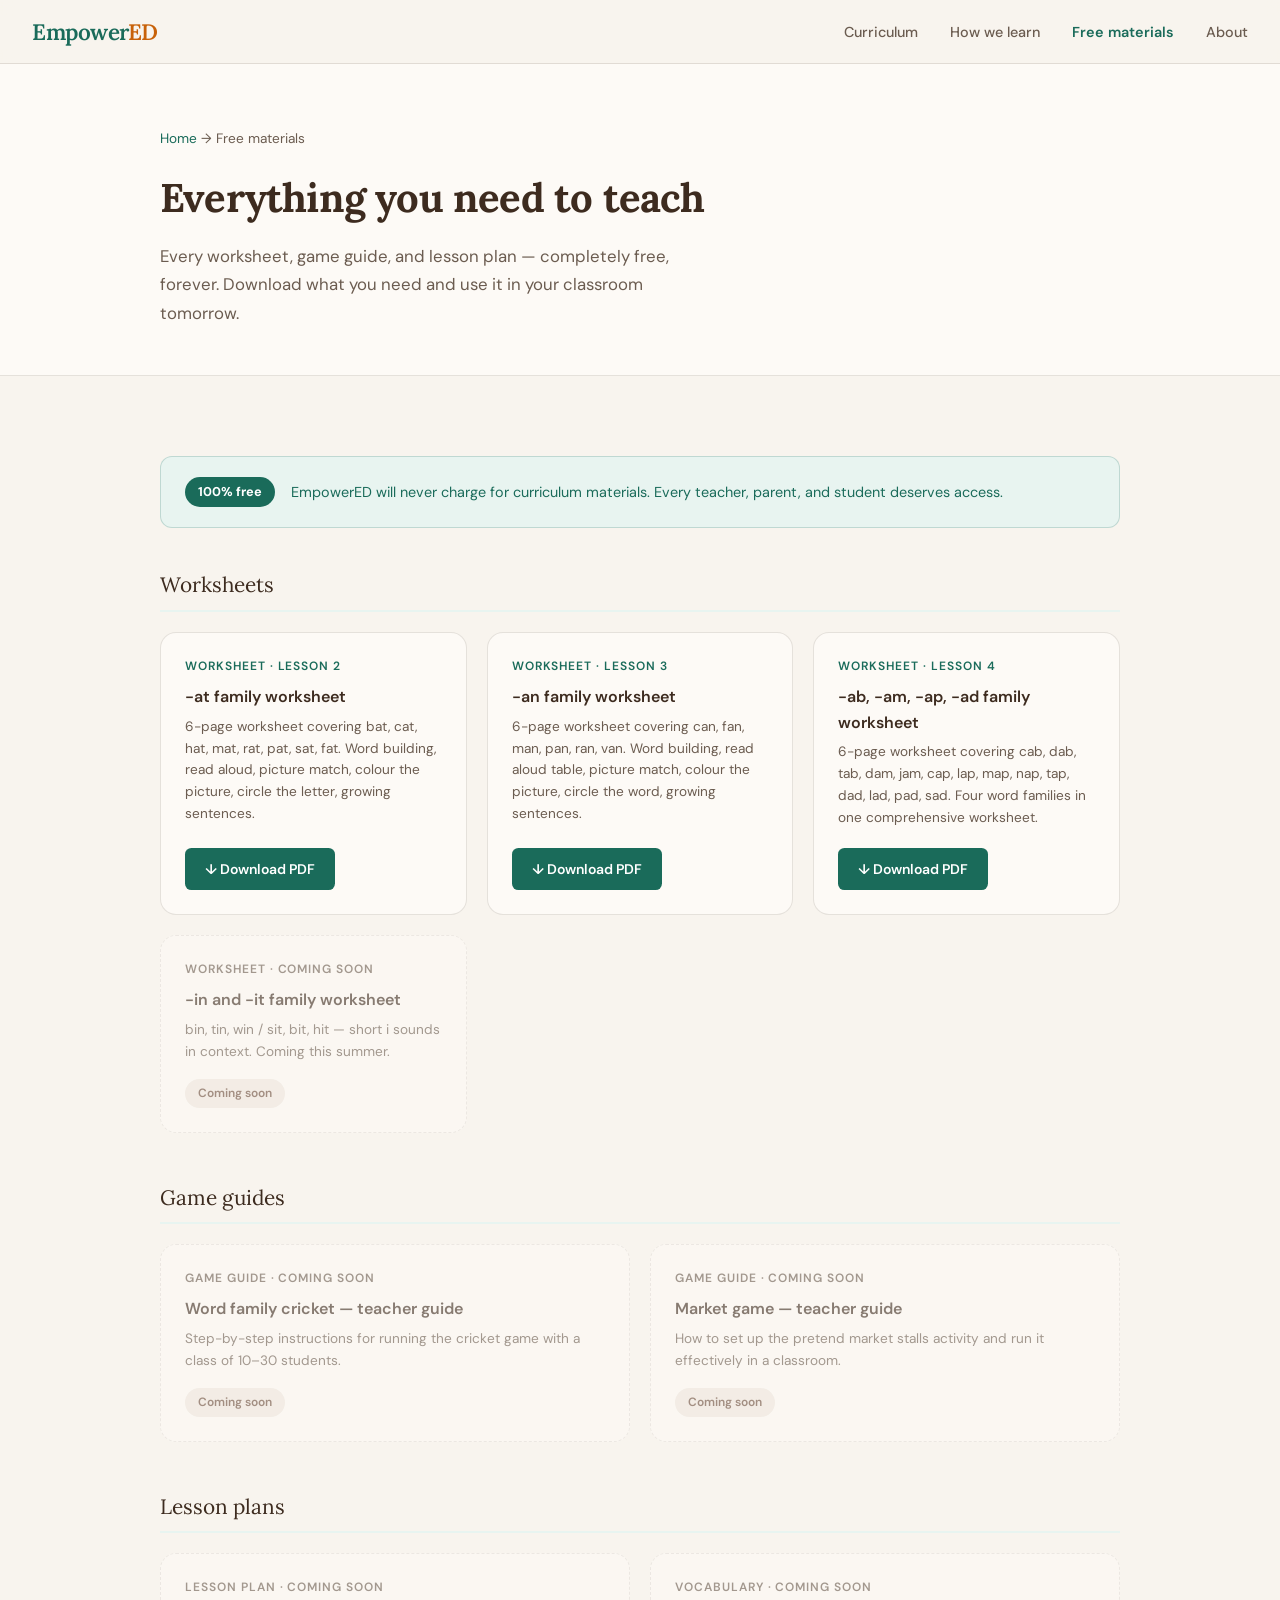
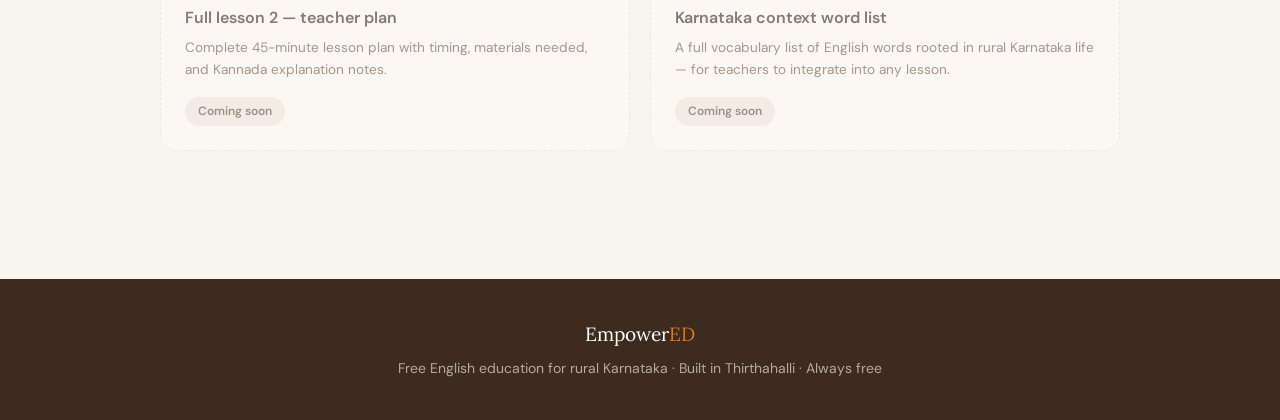
<file: materials (4).html>
<!DOCTYPE html>
<html lang="en">
<head>
<meta charset="UTF-8">
<meta name="viewport" content="width=device-width, initial-scale=1.0">
<title>Free Materials — EmpowerED</title>
<link href="https://fonts.googleapis.com/css2?family=Lora:ital,wght@0,400;0,600;1,400&family=DM+Sans:wght@400;500;600&display=swap" rel="stylesheet">
<link rel="stylesheet" href="style.css">
<style>
  .page-hero { background: var(--warm-white); padding: 4rem 2rem 3rem; border-bottom: 1px solid var(--border); }
  .page-hero .breadcrumb { font-size: 0.85rem; color: var(--text-muted); margin-bottom: 1rem; }
  .page-hero .breadcrumb a { color: var(--teal); text-decoration: none; }
  .page-hero h1 { font-family: var(--font-display); font-size: 2.5rem; color: var(--brown); letter-spacing: -0.02em; margin-bottom: 0.75rem; }
  .page-hero p { font-size: 1.05rem; color: var(--text-muted); max-width: 560px; line-height: 1.7; }

  .materials-section { background: var(--cream); }

  .free-banner {
    background: var(--teal-light);
    border: 1px solid rgba(26,107,90,0.2);
    border-radius: 0.75rem;
    padding: 1.25rem 1.5rem;
    display: flex; align-items: center; gap: 1rem;
    margin-bottom: 2.5rem;
  }
  .free-banner .badge {
    background: var(--teal); color: #fff;
    font-size: 0.8rem; font-weight: 700;
    padding: 0.3rem 0.8rem; border-radius: 2rem;
    white-space: nowrap;
  }
  .free-banner p { font-size: 0.9rem; color: var(--teal); line-height: 1.5; margin: 0; }

  .section-heading {
    font-family: var(--font-display);
    font-size: 1.3rem;
    color: var(--brown);
    margin-bottom: 1.25rem;
    padding-bottom: 0.5rem;
    border-bottom: 2px solid var(--teal-light);
  }

  .material-grid {
    display: grid;
    grid-template-columns: repeat(auto-fit, minmax(260px, 1fr));
    gap: 1.25rem;
    margin-bottom: 3rem;
  }

  .material-card {
    background: var(--warm-white);
    border: 1px solid var(--border);
    border-radius: 1rem;
    padding: 1.5rem;
    transition: border-color 0.2s, box-shadow 0.2s;
    display: flex;
    flex-direction: column;
  }
  .material-card:hover { border-color: var(--teal); box-shadow: 0 2px 12px rgba(26,107,90,0.08); }

  .material-type {
    font-size: 0.75rem; font-weight: 600;
    letter-spacing: 0.08em; text-transform: uppercase;
    color: var(--teal); margin-bottom: 0.5rem;
  }
  .material-card h3 { font-size: 1rem; font-weight: 600; color: var(--brown); margin-bottom: 0.4rem; }
  .material-card p { font-size: 0.85rem; color: var(--text-muted); line-height: 1.6; margin-bottom: 1.25rem; flex: 1; }

  .download-btn {
    display: inline-flex;
    align-items: center;
    gap: 0.4rem;
    background: var(--teal);
    color: #fff;
    font-size: 0.875rem;
    font-weight: 600;
    padding: 0.6rem 1.25rem;
    border-radius: 0.4rem;
    text-decoration: none;
    transition: background 0.2s;
    align-self: flex-start;
  }
  .download-btn:hover { background: var(--teal-mid); }
  .download-btn.amber { background: var(--amber); }
  .download-btn.amber:hover { background: var(--amber-mid); }

  .coming-card {
    background: var(--warm-white);
    border: 1px dashed var(--border);
    border-radius: 1rem;
    padding: 1.5rem;
    opacity: 0.6;
  }
  .coming-card .material-type { color: var(--text-muted); }
  .coming-card h3 { font-size: 1rem; font-weight: 600; color: var(--brown); margin-bottom: 0.4rem; }
  .coming-card p { font-size: 0.85rem; color: var(--text-muted); line-height: 1.6; margin-bottom: 1rem; }
  .coming-tag {
    display: inline-block;
    font-size: 0.75rem; font-weight: 600;
    background: var(--brown-light);
    color: var(--brown-mid);
    padding: 0.3rem 0.8rem;
    border-radius: 2rem;
  }
</style>
</head>
<body>

<nav>
  <a href="index.html" class="nav-logo">Empower<span>ED</span></a>
  <ul class="nav-links">
    <li><a href="curriculum.html">Curriculum</a></li>
    <li><a href="games.html">How we learn</a></li>
    <li><a href="materials.html" class="active">Free materials</a></li>
    <li><a href="about.html">About</a></li>
  </ul>
</nav>

<section class="page-hero">
  <div class="container">
    <div class="breadcrumb"><a href="index.html">Home</a> → Free materials</div>
    <h1>Everything you need to teach</h1>
    <p>Every worksheet, game guide, and lesson plan — completely free, forever. Download what you need and use it in your classroom tomorrow.</p>
  </div>
</section>

<section class="materials-section">
  <div class="container">

    <div class="free-banner">
      <div class="badge">100% free</div>
      <p>EmpowerED will never charge for curriculum materials. Every teacher, parent, and student deserves access.</p>
    </div>

    <!-- WORKSHEETS -->
    <div class="section-heading">Worksheets</div>
    <div class="material-grid">

      <div class="material-card">
        <div class="material-type">Worksheet · Lesson 2</div>
        <h3>-at family worksheet</h3>
        <p>6-page worksheet covering bat, cat, hat, mat, rat, pat, sat, fat. Word building, read aloud, picture match, colour the picture, circle the letter, growing sentences.</p>
        <a href="empowered_at_family.pdf" target="_blank" class="download-btn">↓ Download PDF</a>
      </div>

      <div class="material-card">
        <div class="material-type">Worksheet · Lesson 3</div>
        <h3>-an family worksheet</h3>
        <p>6-page worksheet covering can, fan, man, pan, ran, van. Word building, read aloud table, picture match, colour the picture, circle the word, growing sentences.</p>
        <a href="empowered_an_family.pdf" target="_blank" class="download-btn">↓ Download PDF</a>
      </div>

      <div class="material-card">
        <div class="material-type">Worksheet · Lesson 4</div>
        <h3>-ab, -am, -ap, -ad family worksheet</h3>
        <p>6-page worksheet covering cab, dab, tab, dam, jam, cap, lap, map, nap, tap, dad, lad, pad, sad. Four word families in one comprehensive worksheet.</p>
        <a href="empowered_ab_am_ap_ad.pdf" target="_blank" class="download-btn">↓ Download PDF</a>
      </div>

      <div class="coming-card">
        <div class="material-type">Worksheet · Coming soon</div>
        <h3>-in and -it family worksheet</h3>
        <p>bin, tin, win / sit, bit, hit — short i sounds in context. Coming this summer.</p>
        <span class="coming-tag">Coming soon</span>
      </div>

    </div>

    <!-- GAME GUIDES -->
    <div class="section-heading">Game guides</div>
    <div class="material-grid">

      <div class="coming-card">
        <div class="material-type">Game guide · Coming soon</div>
        <h3>Word family cricket — teacher guide</h3>
        <p>Step-by-step instructions for running the cricket game with a class of 10–30 students.</p>
        <span class="coming-tag">Coming soon</span>
      </div>

      <div class="coming-card">
        <div class="material-type">Game guide · Coming soon</div>
        <h3>Market game — teacher guide</h3>
        <p>How to set up the pretend market stalls activity and run it effectively in a classroom.</p>
        <span class="coming-tag">Coming soon</span>
      </div>

    </div>

    <!-- LESSON PLANS -->
    <div class="section-heading">Lesson plans</div>
    <div class="material-grid">

      <div class="coming-card">
        <div class="material-type">Lesson plan · Coming soon</div>
        <h3>Full lesson 2 — teacher plan</h3>
        <p>Complete 45-minute lesson plan with timing, materials needed, and Kannada explanation notes.</p>
        <span class="coming-tag">Coming soon</span>
      </div>

      <div class="coming-card">
        <div class="material-type">Vocabulary · Coming soon</div>
        <h3>Karnataka context word list</h3>
        <p>A full vocabulary list of English words rooted in rural Karnataka life — for teachers to integrate into any lesson.</p>
        <span class="coming-tag">Coming soon</span>
      </div>

    </div>

  </div>
</section>

<footer>
  <div class="footer-logo">Empower<span>ED</span></div>
  <p>Free English education for rural Karnataka · Built in Thirthahalli · Always free</p>
</footer>

</body>
</html>
</file>
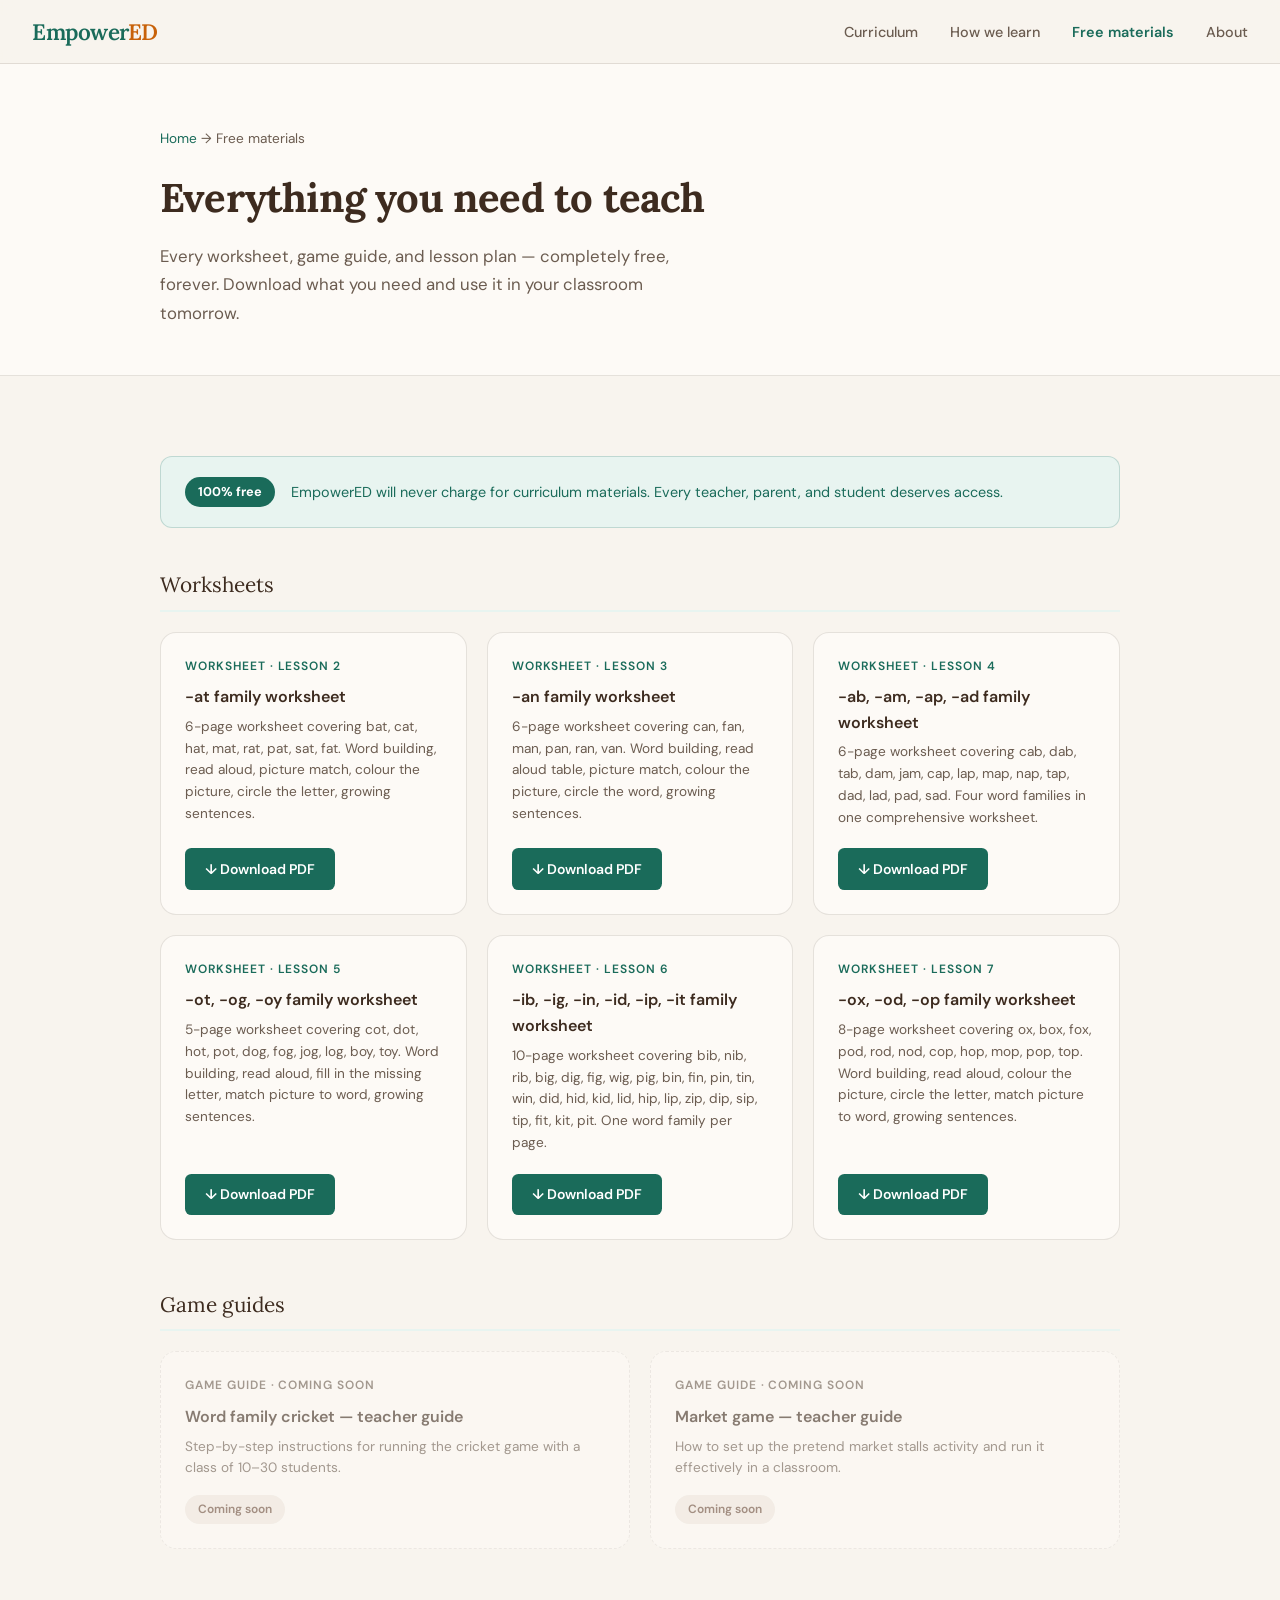
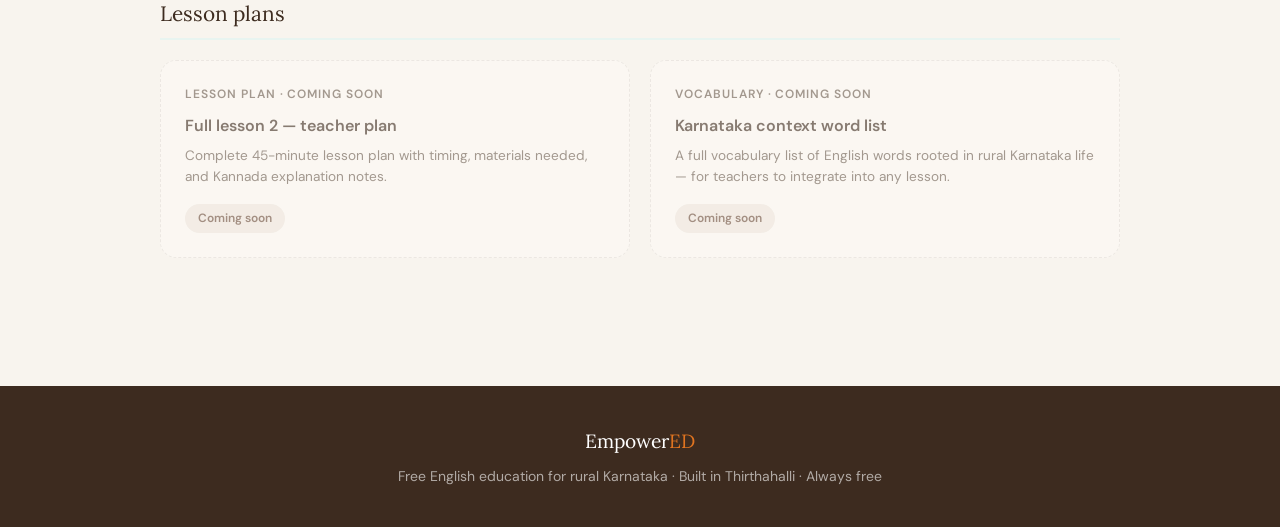
<file: materials (5).html>
<!DOCTYPE html>
<html lang="en">
<head>
<meta charset="UTF-8">
<meta name="viewport" content="width=device-width, initial-scale=1.0">
<title>Free Materials — EmpowerED</title>
<link href="https://fonts.googleapis.com/css2?family=Lora:ital,wght@0,400;0,600;1,400&family=DM+Sans:wght@400;500;600&display=swap" rel="stylesheet">
<link rel="stylesheet" href="style.css">
<style>
  .page-hero { background: var(--warm-white); padding: 4rem 2rem 3rem; border-bottom: 1px solid var(--border); }
  .page-hero .breadcrumb { font-size: 0.85rem; color: var(--text-muted); margin-bottom: 1rem; }
  .page-hero .breadcrumb a { color: var(--teal); text-decoration: none; }
  .page-hero h1 { font-family: var(--font-display); font-size: 2.5rem; color: var(--brown); letter-spacing: -0.02em; margin-bottom: 0.75rem; }
  .page-hero p { font-size: 1.05rem; color: var(--text-muted); max-width: 560px; line-height: 1.7; }

  .materials-section { background: var(--cream); }

  .free-banner {
    background: var(--teal-light);
    border: 1px solid rgba(26,107,90,0.2);
    border-radius: 0.75rem;
    padding: 1.25rem 1.5rem;
    display: flex; align-items: center; gap: 1rem;
    margin-bottom: 2.5rem;
  }
  .free-banner .badge {
    background: var(--teal); color: #fff;
    font-size: 0.8rem; font-weight: 700;
    padding: 0.3rem 0.8rem; border-radius: 2rem;
    white-space: nowrap;
  }
  .free-banner p { font-size: 0.9rem; color: var(--teal); line-height: 1.5; margin: 0; }

  .section-heading {
    font-family: var(--font-display);
    font-size: 1.3rem;
    color: var(--brown);
    margin-bottom: 1.25rem;
    padding-bottom: 0.5rem;
    border-bottom: 2px solid var(--teal-light);
  }

  .material-grid {
    display: grid;
    grid-template-columns: repeat(auto-fit, minmax(260px, 1fr));
    gap: 1.25rem;
    margin-bottom: 3rem;
  }

  .material-card {
    background: var(--warm-white);
    border: 1px solid var(--border);
    border-radius: 1rem;
    padding: 1.5rem;
    transition: border-color 0.2s, box-shadow 0.2s;
    display: flex;
    flex-direction: column;
  }
  .material-card:hover { border-color: var(--teal); box-shadow: 0 2px 12px rgba(26,107,90,0.08); }

  .material-type {
    font-size: 0.75rem; font-weight: 600;
    letter-spacing: 0.08em; text-transform: uppercase;
    color: var(--teal); margin-bottom: 0.5rem;
  }
  .material-card h3 { font-size: 1rem; font-weight: 600; color: var(--brown); margin-bottom: 0.4rem; }
  .material-card p { font-size: 0.85rem; color: var(--text-muted); line-height: 1.6; margin-bottom: 1.25rem; flex: 1; }

  .download-btn {
    display: inline-flex;
    align-items: center;
    gap: 0.4rem;
    background: var(--teal);
    color: #fff;
    font-size: 0.875rem;
    font-weight: 600;
    padding: 0.6rem 1.25rem;
    border-radius: 0.4rem;
    text-decoration: none;
    transition: background 0.2s;
    align-self: flex-start;
  }
  .download-btn:hover { background: var(--teal-mid); }
  .download-btn.amber { background: var(--amber); }
  .download-btn.amber:hover { background: var(--amber-mid); }

  .coming-card {
    background: var(--warm-white);
    border: 1px dashed var(--border);
    border-radius: 1rem;
    padding: 1.5rem;
    opacity: 0.6;
  }
  .coming-card .material-type { color: var(--text-muted); }
  .coming-card h3 { font-size: 1rem; font-weight: 600; color: var(--brown); margin-bottom: 0.4rem; }
  .coming-card p { font-size: 0.85rem; color: var(--text-muted); line-height: 1.6; margin-bottom: 1rem; }
  .coming-tag {
    display: inline-block;
    font-size: 0.75rem; font-weight: 600;
    background: var(--brown-light);
    color: var(--brown-mid);
    padding: 0.3rem 0.8rem;
    border-radius: 2rem;
  }
</style>
</head>
<body>

<nav>
  <a href="index.html" class="nav-logo">Empower<span>ED</span></a>
  <ul class="nav-links">
    <li><a href="curriculum.html">Curriculum</a></li>
    <li><a href="games.html">How we learn</a></li>
    <li><a href="materials.html" class="active">Free materials</a></li>
    <li><a href="about.html">About</a></li>
  </ul>
</nav>

<section class="page-hero">
  <div class="container">
    <div class="breadcrumb"><a href="index.html">Home</a> → Free materials</div>
    <h1>Everything you need to teach</h1>
    <p>Every worksheet, game guide, and lesson plan — completely free, forever. Download what you need and use it in your classroom tomorrow.</p>
  </div>
</section>

<section class="materials-section">
  <div class="container">

    <div class="free-banner">
      <div class="badge">100% free</div>
      <p>EmpowerED will never charge for curriculum materials. Every teacher, parent, and student deserves access.</p>
    </div>

    <!-- WORKSHEETS -->
    <div class="section-heading">Worksheets</div>
    <div class="material-grid">

      <div class="material-card">
        <div class="material-type">Worksheet · Lesson 2</div>
        <h3>-at family worksheet</h3>
        <p>6-page worksheet covering bat, cat, hat, mat, rat, pat, sat, fat. Word building, read aloud, picture match, colour the picture, circle the letter, growing sentences.</p>
        <a href="empowered_at_family.pdf" target="_blank" class="download-btn">↓ Download PDF</a>
      </div>

      <div class="material-card">
        <div class="material-type">Worksheet · Lesson 3</div>
        <h3>-an family worksheet</h3>
        <p>6-page worksheet covering can, fan, man, pan, ran, van. Word building, read aloud table, picture match, colour the picture, circle the word, growing sentences.</p>
        <a href="empowered_an_family.pdf" target="_blank" class="download-btn">↓ Download PDF</a>
      </div>

      <div class="material-card">
        <div class="material-type">Worksheet · Lesson 4</div>
        <h3>-ab, -am, -ap, -ad family worksheet</h3>
        <p>6-page worksheet covering cab, dab, tab, dam, jam, cap, lap, map, nap, tap, dad, lad, pad, sad. Four word families in one comprehensive worksheet.</p>
        <a href="empowered_ab_am_ap_ad.pdf" target="_blank" class="download-btn">↓ Download PDF</a>
      </div>

      <div class="material-card">
        <div class="material-type">Worksheet · Lesson 5</div>
        <h3>-ot, -og, -oy family worksheet</h3>
        <p>5-page worksheet covering cot, dot, hot, pot, dog, fog, jog, log, boy, toy. Word building, read aloud, fill in the missing letter, match picture to word, growing sentences.</p>
        <a href="empowered_ot_og_oy_v3.pdf" target="_blank" class="download-btn">↓ Download PDF</a>
      </div>

      <div class="material-card">
        <div class="material-type">Worksheet · Lesson 6</div>
        <h3>-ib, -ig, -in, -id, -ip, -it family worksheet</h3>
        <p>10-page worksheet covering bib, nib, rib, big, dig, fig, wig, pig, bin, fin, pin, tin, win, did, hid, kid, lid, hip, lip, zip, dip, sip, tip, fit, kit, pit. One word family per page.</p>
        <a href="empowered_i_family.pdf" target="_blank" class="download-btn">↓ Download PDF</a>
      </div>

      <div class="material-card">
        <div class="material-type">Worksheet · Lesson 7</div>
        <h3>-ox, -od, -op family worksheet</h3>
        <p>8-page worksheet covering ox, box, fox, pod, rod, nod, cop, hop, mop, pop, top. Word building, read aloud, colour the picture, circle the letter, match picture to word, growing sentences.</p>
        <a href="empowered_ox_od_op.pdf" target="_blank" class="download-btn">↓ Download PDF</a>
      </div>

    </div>

    <!-- GAME GUIDES -->
    <div class="section-heading">Game guides</div>
    <div class="material-grid">

      <div class="coming-card">
        <div class="material-type">Game guide · Coming soon</div>
        <h3>Word family cricket — teacher guide</h3>
        <p>Step-by-step instructions for running the cricket game with a class of 10–30 students.</p>
        <span class="coming-tag">Coming soon</span>
      </div>

      <div class="coming-card">
        <div class="material-type">Game guide · Coming soon</div>
        <h3>Market game — teacher guide</h3>
        <p>How to set up the pretend market stalls activity and run it effectively in a classroom.</p>
        <span class="coming-tag">Coming soon</span>
      </div>

    </div>

    <!-- LESSON PLANS -->
    <div class="section-heading">Lesson plans</div>
    <div class="material-grid">

      <div class="coming-card">
        <div class="material-type">Lesson plan · Coming soon</div>
        <h3>Full lesson 2 — teacher plan</h3>
        <p>Complete 45-minute lesson plan with timing, materials needed, and Kannada explanation notes.</p>
        <span class="coming-tag">Coming soon</span>
      </div>

      <div class="coming-card">
        <div class="material-type">Vocabulary · Coming soon</div>
        <h3>Karnataka context word list</h3>
        <p>A full vocabulary list of English words rooted in rural Karnataka life — for teachers to integrate into any lesson.</p>
        <span class="coming-tag">Coming soon</span>
      </div>

    </div>

  </div>
</section>

<footer>
  <div class="footer-logo">Empower<span>ED</span></div>
  <p>Free English education for rural Karnataka · Built in Thirthahalli · Always free</p>
</footer>

</body>
</html>
</file>
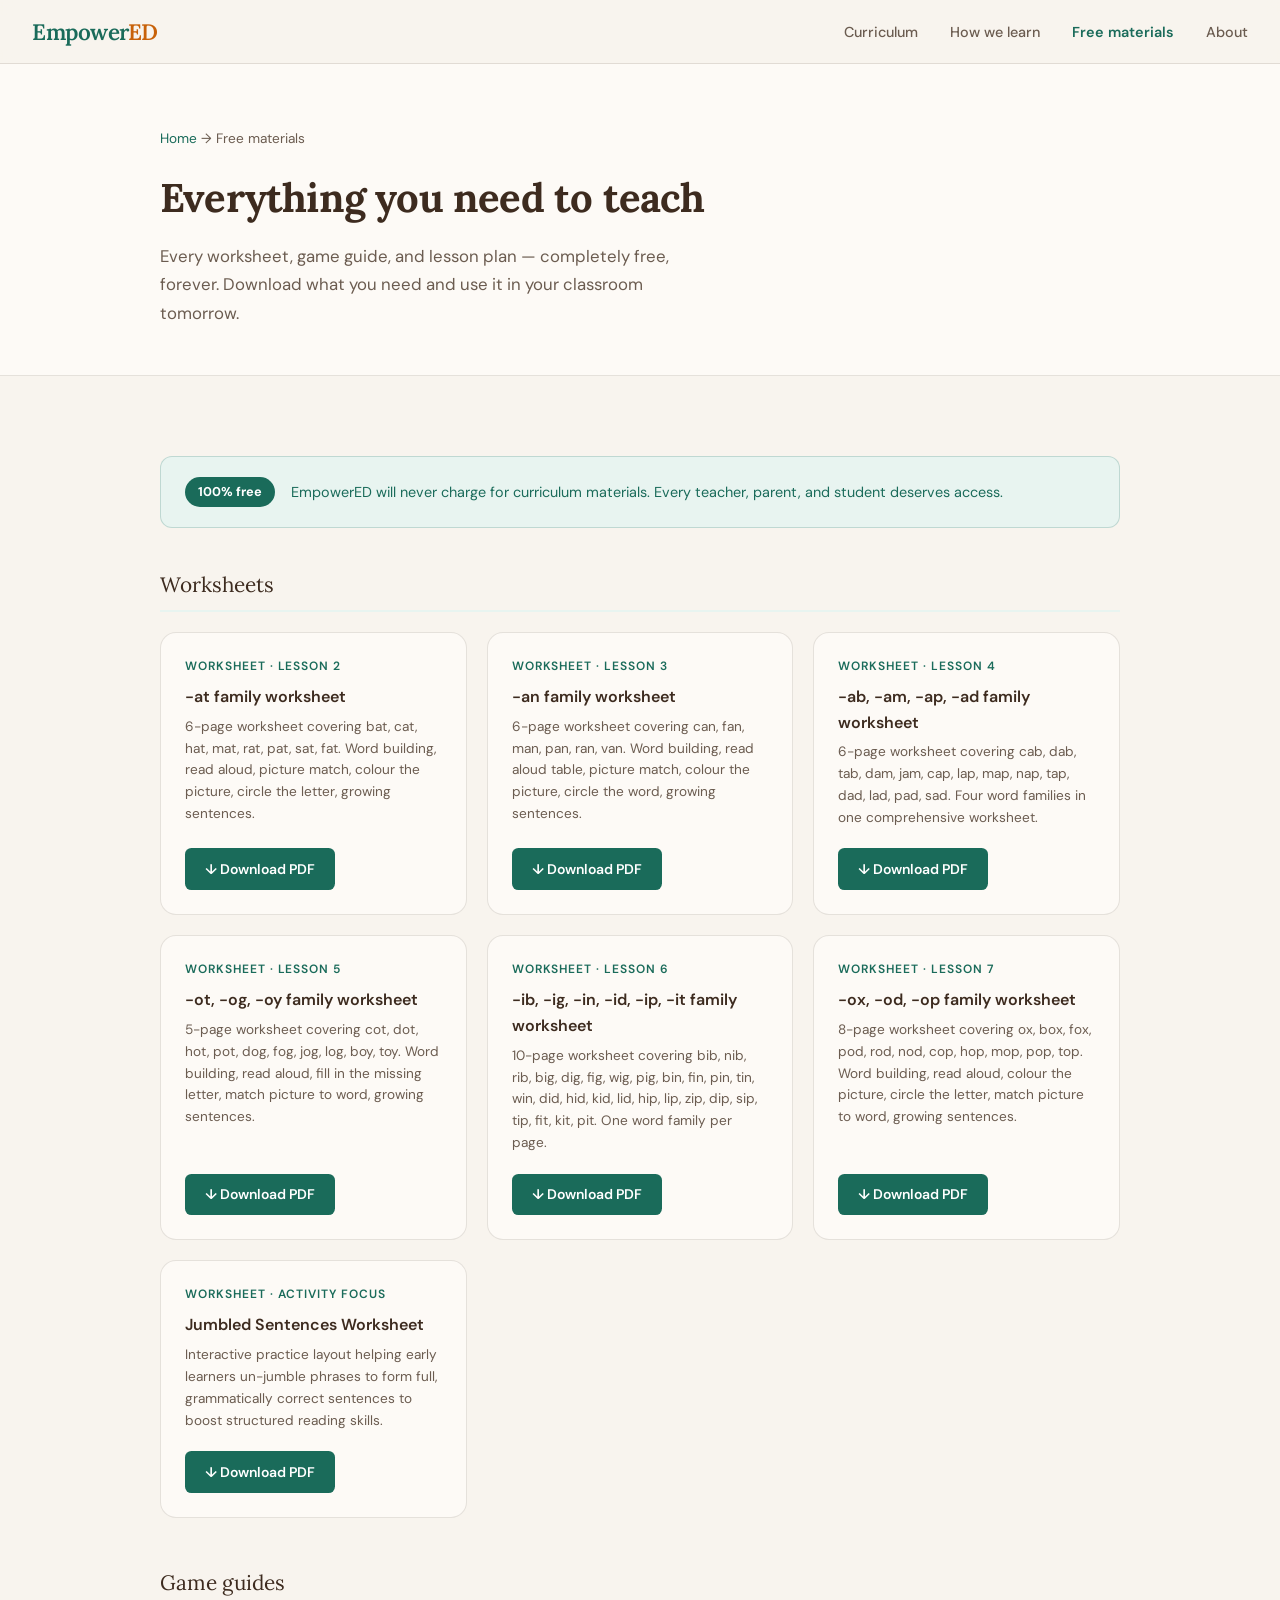
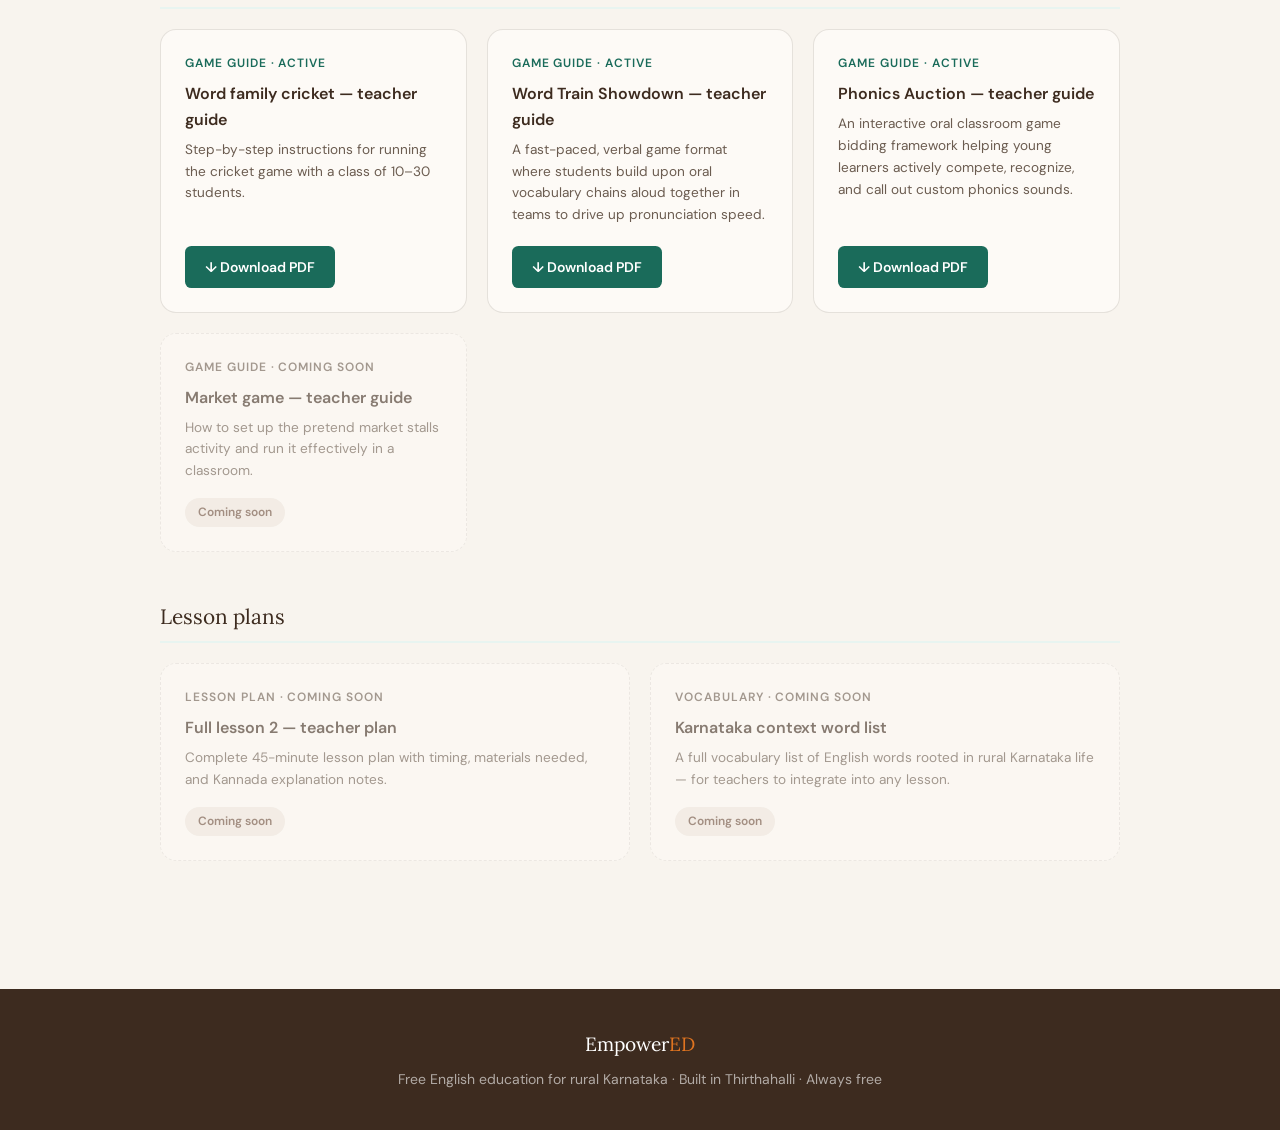
<file: materials.html>
<!DOCTYPE html>
<html lang="en">
<head>
<meta charset="UTF-8">
<meta name="viewport" content="width=device-width, initial-scale=1.0">
<title>Free Materials — EmpowerED</title>
<link href="https://fonts.googleapis.com/css2?family=Lora:ital,wght@0,400;0,600;1,400&family=DM+Sans:wght@400;500;600&display=swap" rel="stylesheet">
<link rel="stylesheet" href="style.css">
<style>
  .page-hero { background: var(--warm-white); padding: 4rem 2rem 3rem; border-bottom: 1px solid var(--border); }
  .page-hero .breadcrumb { font-size: 0.85rem; color: var(--text-muted); margin-bottom: 1rem; }
  .page-hero .breadcrumb a { color: var(--teal); text-decoration: none; }
  .page-hero h1 { font-family: var(--font-display); font-size: 2.5rem; color: var(--brown); letter-spacing: -0.02em; margin-bottom: 0.75rem; }
  .page-hero p { font-size: 1.05rem; color: var(--text-muted); max-width: 560px; line-height: 1.7; }

  .materials-section { background: var(--cream); }

  .free-banner {
    background: var(--teal-light);
    border: 1px solid rgba(26,107,90,0.2);
    border-radius: 0.75rem;
    padding: 1.25rem 1.5rem;
    display: flex; align-items: center; gap: 1rem;
    margin-bottom: 2.5rem;
  }
  .free-banner .badge {
    background: var(--teal); color: #fff;
    font-size: 0.8rem; font-weight: 700;
    padding: 0.3rem 0.8rem; border-radius: 2rem;
    white-space: nowrap;
  }
  .free-banner p { font-size: 0.9rem; color: var(--teal); line-height: 1.5; margin: 0; }

  .section-heading {
    font-family: var(--font-display);
    font-size: 1.3rem;
    color: var(--brown);
    margin-bottom: 1.25rem;
    padding-bottom: 0.5rem;
    border-bottom: 2px solid var(--teal-light);
  }

  .material-grid {
    display: grid;
    grid-template-columns: repeat(auto-fit, minmax(260px, 1fr));
    gap: 1.25rem;
    margin-bottom: 3rem;
  }

  .material-card {
    background: var(--warm-white);
    border: 1px solid var(--border);
    border-radius: 1rem;
    padding: 1.5rem;
    transition: border-color 0.2s, box-shadow 0.2s;
    display: flex;
    flex-direction: column;
  }
  .material-card:hover { border-color: var(--teal); box-shadow: 0 2px 12px rgba(26,107,90,0.08); }

  .material-type {
    font-size: 0.75rem; font-weight: 600;
    letter-spacing: 0.08em; text-transform: uppercase;
    color: var(--teal); margin-bottom: 0.5rem;
  }
  .material-card h3 { font-size: 1rem; font-weight: 600; color: var(--brown); margin-bottom: 0.4rem; }
  .material-card p { font-size: 0.85rem; color: var(--text-muted); line-height: 1.6; margin-bottom: 1.25rem; flex: 1; }

  .download-btn {
    display: inline-flex;
    align-items: center;
    gap: 0.4rem;
    background: var(--teal);
    color: #fff;
    font-size: 0.875rem;
    font-weight: 600;
    padding: 0.6rem 1.25rem;
    border-radius: 0.4rem;
    text-decoration: none;
    transition: background 0.2s;
    align-self: flex-start;
  }
  .download-btn:hover { background: var(--teal-mid); }
  .download-btn.amber { background: var(--amber); }
  .download-btn.amber:hover { background: var(--amber-mid); }

  .coming-card {
    background: var(--warm-white);
    border: 1px dashed var(--border);
    border-radius: 1rem;
    padding: 1.5rem;
    opacity: 0.6;
  }
  .coming-card .material-type { color: var(--text-muted); }
  .coming-card h3 { font-size: 1rem; font-weight: 600; color: var(--brown); margin-bottom: 0.4rem; }
  .coming-card p { font-size: 0.85rem; color: var(--text-muted); line-height: 1.6; margin-bottom: 1rem; }
  .coming-tag {
    display: inline-block;
    font-size: 0.75rem; font-weight: 600;
    background: var(--brown-light);
    color: var(--brown-mid);
    padding: 0.3rem 0.8rem;
    border-radius: 2rem;
  }
</style>
</head>
<body>

<nav>
  <a href="index.html" class="nav-logo">Empower<span>ED</span></a>
  <ul class="nav-links">
    <li><a href="curriculum.html">Curriculum</a></li>
    <li><a href="games.html">How we learn</a></li>
    <li><a href="materials.html" class="active">Free materials</a></li>
    <li><a href="about.html">About</a></li>
  </ul>
</nav>

<section class="page-hero">
  <div class="container">
    <div class="breadcrumb"><a href="index.html">Home</a> → Free materials</div>
    <h1>Everything you need to teach</h1>
    <p>Every worksheet, game guide, and lesson plan — completely free, forever. Download what you need and use it in your classroom tomorrow.</p>
  </div>
</section>

<section class="materials-section">
  <div class="container">

    <div class="free-banner">
      <div class="badge">100% free</div>
      <p>EmpowerED will never charge for curriculum materials. Every teacher, parent, and student deserves access.</p>
    </div>

    <!-- WORKSHEETS -->
    <div class="section-heading">Worksheets</div>
    <div class="material-grid">

      <div class="material-card">
        <div class="material-type">Worksheet · Lesson 2</div>
        <h3>-at family worksheet</h3>
        <p>6-page worksheet covering bat, cat, hat, mat, rat, pat, sat, fat. Word building, read aloud, picture match, colour the picture, circle the letter, growing sentences.</p>
        <a href="empowered_at_family.pdf" target="_blank" class="download-btn">↓ Download PDF</a>
      </div>

      <div class="material-card">
        <div class="material-type">Worksheet · Lesson 3</div>
        <h3>-an family worksheet</h3>
        <p>6-page worksheet covering can, fan, man, pan, ran, van. Word building, read aloud table, picture match, colour the picture, circle the word, growing sentences.</p>
        <a href="empowered_an_family.pdf" target="_blank" class="download-btn">↓ Download PDF</a>
      </div>

      <div class="material-card">
        <div class="material-type">Worksheet · Lesson 4</div>
        <h3>-ab, -am, -ap, -ad family worksheet</h3>
        <p>6-page worksheet covering cab, dab, tab, dam, jam, cap, lap, map, nap, tap, dad, lad, pad, sad. Four word families in one comprehensive worksheet.</p>
        <a href="empowered_ab_am_ap_ad.pdf" target="_blank" class="download-btn">↓ Download PDF</a>
      </div>

      <div class="material-card">
        <div class="material-type">Worksheet · Lesson 5</div>
        <h3>-ot, -og, -oy family worksheet</h3>
        <p>5-page worksheet covering cot, dot, hot, pot, dog, fog, jog, log, boy, toy. Word building, read aloud, fill in the missing letter, match picture to word, growing sentences.</p>
        <a href="empowered_ot_og_oy_v3.pdf" target="_blank" class="download-btn">↓ Download PDF</a>
      </div>

      <div class="material-card">
        <div class="material-type">Worksheet · Lesson 6</div>
        <h3>-ib, -ig, -in, -id, -ip, -it family worksheet</h3>
        <p>10-page worksheet covering bib, nib, rib, big, dig, fig, wig, pig, bin, fin, pin, tin, win, did, hid, kid, lid, hip, lip, zip, dip, sip, tip, fit, kit, pit. One word family per page.</p>
        <a href="empowered_i_family (3).pdf" target="_blank" class="download-btn">↓ Download PDF</a>
      </div>

      <div class="material-card">
        <div class="material-type">Worksheet · Lesson 7</div>
        <h3>-ox, -od, -op family worksheet</h3>
        <p>8-page worksheet covering ox, box, fox, pod, rod, nod, cop, hop, mop, pop, top. Word building, read aloud, colour the picture, circle the letter, match picture to word, growing sentences.</p>
        <a href="empowered_ox_od_op.pdf" target="_blank" class="download-btn">↓ Download PDF</a>
      </div>

      <div class="material-card">
        <div class="material-type">Worksheet · Activity Focus</div>
        <h3>Jumbled Sentences Worksheet</h3>
        <p>Interactive practice layout helping early learners un-jumble phrases to form full, grammatically correct sentences to boost structured reading skills.</p>
        <a href="EmpowerED_Jumbled_Sentences.pdf" target="_blank" class="download-btn">↓ Download PDF</a>
      </div>

    </div>

    <!-- GAME GUIDES -->
    <div class="section-heading">Game guides</div>
    <div class="material-grid">

      <div class="material-card">
        <div class="material-type">Game guide · Active</div>
        <h3>Word family cricket — teacher guide</h3>
        <p>Step-by-step instructions for running the cricket game with a class of 10–30 students.</p>
        <a href="word_family_cricket_guide.pdf" target="_blank" class="download-btn">↓ Download PDF</a>
      </div>

      <div class="material-card">
        <div class="material-type">Game guide · Active</div>
        <h3>Word Train Showdown — teacher guide</h3>
        <p>A fast-paced, verbal game format where students build upon oral vocabulary chains aloud together in teams to drive up pronunciation speed.</p>
        <a href="Word_Train_Showdown_Final_Styled_1.pdf" target="_blank" class="download-btn">↓ Download PDF</a>
      </div>

      <div class="material-card">
        <div class="material-type">Game guide · Active</div>
        <h3>Phonics Auction — teacher guide</h3>
        <p>An interactive oral classroom game bidding framework helping young learners actively compete, recognize, and call out custom phonics sounds.</p>
        <a href="Phonics_Auction_Teacher_Guide.pdf" target="_blank" class="download-btn">↓ Download PDF</a>
      </div>

      <div class="coming-card">
        <div class="material-type">Game guide · Coming soon</div>
        <h3>Market game — teacher guide</h3>
        <p>How to set up the pretend market stalls activity and run it effectively in a classroom.</p>
        <span class="coming-tag">Coming soon</span>
      </div>

    </div>

    <!-- LESSON PLANS -->
    <div class="section-heading">Lesson plans</div>
    <div class="material-grid">

      <div class="coming-card">
        <div class="material-type">Lesson plan · Coming soon</div>
        <h3>Full lesson 2 — teacher plan</h3>
        <p>Complete 45-minute lesson plan with timing, materials needed, and Kannada explanation notes.</p>
        <span class="coming-tag">Coming soon</span>
      </div>

      <div class="coming-card">
        <div class="material-type">Vocabulary · Coming soon</div>
        <h3>Karnataka context word list</h3>
        <p>A full vocabulary list of English words rooted in rural Karnataka life — for teachers to integrate into any lesson.</p>
        <span class="coming-tag">Coming soon</span>
      </div>

    </div>

  </div>
</section>

<footer>
  <div class="footer-logo">Empower<span>ED</span></div>
  <p>Free English education for rural Karnataka · Built in Thirthahalli · Always free</p>
</footer>

</body>
</html>
</file>
<file: style.css>
*, *::before, *::after { box-sizing: border-box; margin: 0; padding: 0; }

:root {
  --cream: #f8f4ee;
  --warm-white: #fdfaf6;
  --teal: #1a6b5a;
  --teal-light: #e8f4f0;
  --teal-mid: #2d8c76;
  --amber: #c8620a;
  --amber-light: #fef3e8;
  --amber-mid: #e07420;
  --brown: #3d2b1f;
  --brown-mid: #6b4c3b;
  --brown-light: #f0e8e0;
  --text: #2c1f14;
  --text-muted: #6b5c50;
  --border: rgba(61,43,31,0.12);
  --font-display: 'Lora', Georgia, serif;
  --font-body: 'DM Sans', system-ui, sans-serif;
}

html { scroll-behavior: smooth; }
body { font-family: var(--font-body); background: var(--cream); color: var(--text); line-height: 1.6; overflow-x: hidden; }

nav { position: sticky; top: 0; z-index: 100; background: rgba(248,244,238,0.95); backdrop-filter: blur(8px); border-bottom: 1px solid var(--border); padding: 0 2rem; display: flex; align-items: center; justify-content: space-between; height: 64px; }
.nav-logo { font-family: var(--font-display); font-size: 1.4rem; color: var(--teal); font-weight: 600; letter-spacing: -0.02em; text-decoration: none; }
.nav-logo span { color: var(--amber); }
.nav-links { display: flex; gap: 2rem; list-style: none; }
.nav-links a { font-size: 0.9rem; font-weight: 500; color: var(--text-muted); text-decoration: none; transition: color 0.2s; }
.nav-links a:hover, .nav-links a.active { color: var(--teal); font-weight: 600; }

section { padding: 5rem 2rem; }
.container { max-width: 960px; margin: 0 auto; }

.section-label { font-size: 0.8rem; font-weight: 600; letter-spacing: 0.1em; text-transform: uppercase; color: var(--amber); margin-bottom: 0.75rem; }
.section-title { font-family: var(--font-display); font-size: 2rem; color: var(--brown); margin-bottom: 1rem; letter-spacing: -0.02em; }
.section-sub { font-size: 1.05rem; color: var(--text-muted); max-width: 560px; line-height: 1.7; margin-bottom: 3rem; }

.btn-primary { background: var(--teal); color: #fff; padding: 0.85rem 2rem; border-radius: 0.5rem; font-size: 0.95rem; font-weight: 600; text-decoration: none; transition: background 0.2s, transform 0.15s; display: inline-block; }
.btn-primary:hover { background: var(--teal-mid); transform: translateY(-1px); }
.btn-secondary { background: transparent; color: var(--teal); padding: 0.85rem 2rem; border-radius: 0.5rem; font-size: 0.95rem; font-weight: 600; text-decoration: none; border: 1.5px solid var(--teal); transition: background 0.2s; display: inline-block; }
.btn-secondary:hover { background: var(--teal-light); }

footer { background: var(--brown); color: rgba(255,255,255,0.6); padding: 2.5rem 2rem; text-align: center; font-size: 0.875rem; }
.footer-logo { font-family: var(--font-display); font-size: 1.2rem; color: #fff; margin-bottom: 0.5rem; }
.footer-logo span { color: var(--amber-mid); }
</file>
